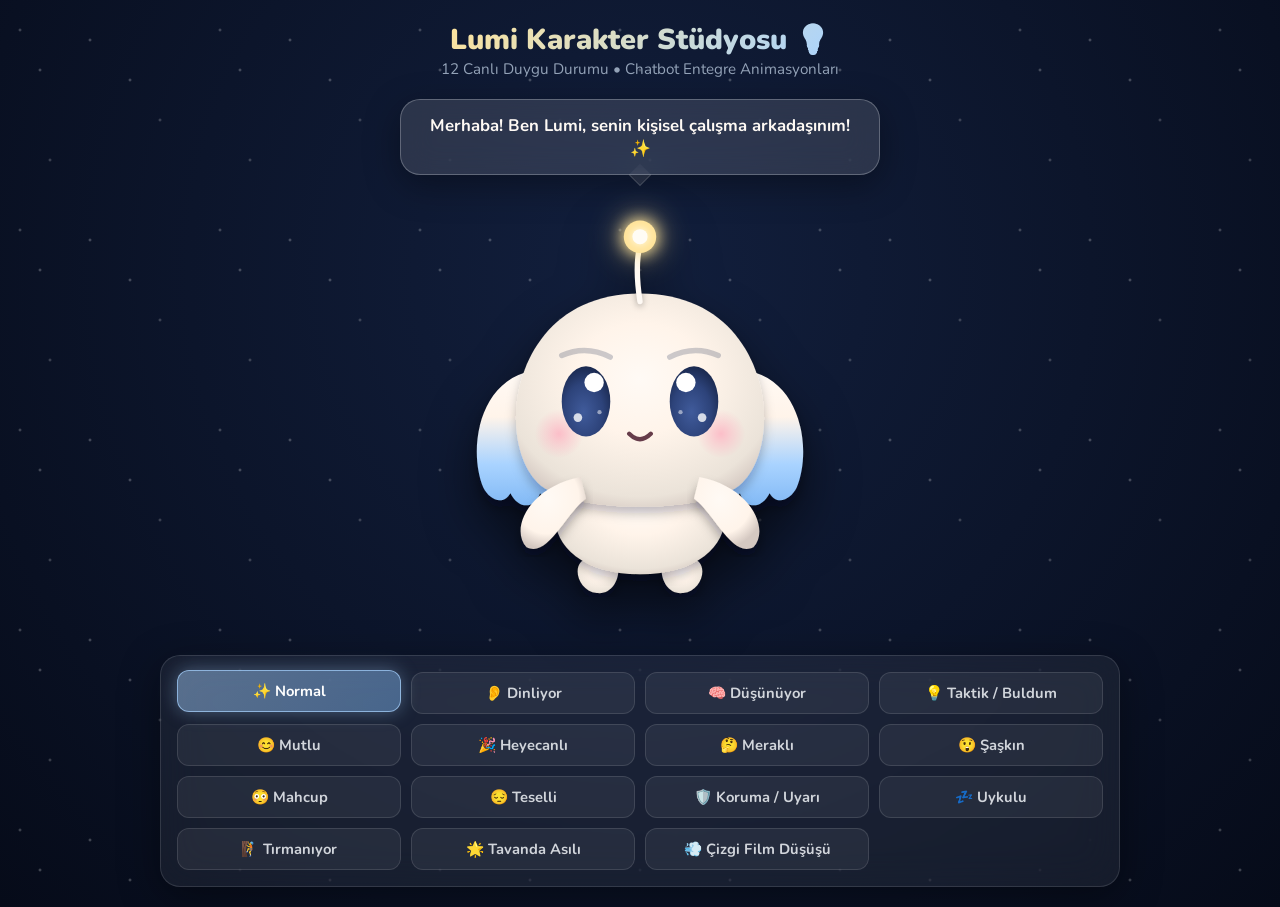
<file: character/lumi.html>
<!DOCTYPE html>
<html lang="tr">
<head>
    <meta charset="UTF-8">
    <meta name="viewport" content="width=device-width, initial-scale=1.0">
    <title>Lumi - İnteraktif Dijital Asistan & Karakter Stüdyosu</title>
    <style>
        @import url('https://fonts.googleapis.com/css2?family=Nunito:wght@400;600;700;800;900&display=swap');

        :root {
            /* Renk Paleti */
            --bg-night: #060b19;
            --bg-night-light: #121f3d;
            --lumi-cream: #FFF4EA;
            --lumi-ivory: #FFFAF5;
            --lumi-sky: #A9D3FF;
            --lumi-blue-tip: #82B9F5;
            --lumi-navy: #18264A;
            --lumi-iris: #405B9B;
            --lumi-pink: #FFA9BD;
            --lumi-gold: #FFE49A;
            --lumi-mouth: #663C4A;
            --lumi-purple: #7934ED;

            /* Animasyon Ayarları */
            --bounce: cubic-bezier(0.34, 1.56, 0.64, 1);
            --smooth: cubic-bezier(0.4, 0, 0.2, 1);
            --trans-speed: 0.5s;
        }

        * {
            box-sizing: border-box;
            margin: 0;
            padding: 0;
        }

        body {
            background: radial-gradient(circle at 50% 30%, var(--bg-night-light) 0%, var(--bg-night) 100%);
            min-height: 100vh;
            display: flex;
            flex-direction: column;
            align-items: center;
            justify-content: flex-start;
            font-family: 'Nunito', sans-serif;
            overflow-x: hidden;
            color: white;
            padding: 20px;
        }

        /* Arka Plan Yıldızları */
        .stars-bg {
            position: fixed;
            top: 0; left: 0; width: 100%; height: 100%;
            pointer-events: none;
            background-image:
                radial-gradient(2px 2px at 20px 30px, #eee, rgba(0,0,0,0)),
                radial-gradient(2px 2px at 40px 70px, #fff, rgba(0,0,0,0)),
                radial-gradient(2px 2px at 50px 160px, #ddd, rgba(0,0,0,0)),
                radial-gradient(2px 2px at 90px 40px, #fff, rgba(0,0,0,0)),
                radial-gradient(2px 2px at 130px 80px, #fff, rgba(0,0,0,0)),
                radial-gradient(2px 2px at 160px 120px, #ddd, rgba(0,0,0,0));
            background-repeat: repeat;
            background-size: 200px 200px;
            opacity: 0.35;
            z-index: 0;
        }

        #app-container {
            position: relative;
            width: 100%;
            max-width: 960px;
            display: flex;
            flex-direction: column;
            align-items: center;
            z-index: 1;
            gap: 16px;
        }

        header.title-bar {
            text-align: center;
            margin-bottom: 4px;
        }
        header.title-bar h1 {
            font-size: 1.8rem;
            font-weight: 900;
            background: linear-gradient(135deg, #FFE49A 0%, #A9D3FF 100%);
            -webkit-background-clip: text;
            -webkit-text-fill-color: transparent;
        }
        header.title-bar p {
            font-size: 0.95rem;
            color: #94A3B8;
        }

        /* Konuşma Balonu */
        .speech-bubble-container {
            width: 90%;
            max-width: 480px;
            display: flex;
            flex-direction: column;
            align-items: center;
            min-height: 90px;
            position: relative;
        }

        .speech-bubble {
            background: rgba(255, 255, 255, 0.12);
            backdrop-filter: blur(16px);
            -webkit-backdrop-filter: blur(16px);
            border: 1.5px solid rgba(255, 255, 255, 0.25);
            box-shadow: 0 10px 35px rgba(0, 0, 0, 0.35);
            border-radius: 20px;
            padding: 14px 22px;
            text-align: center;
            font-size: 1.05rem;
            font-weight: 700;
            color: #FFFAF5;
            transition: all 0.3s ease;
            width: 100%;
        }

        .speech-tail {
            width: 16px;
            height: 16px;
            background: rgba(255, 255, 255, 0.12);
            border-bottom: 1.5px solid rgba(255, 255, 255, 0.25);
            border-right: 1.5px solid rgba(255, 255, 255, 0.25);
            backdrop-filter: blur(16px);
            transform: translateY(-8px) rotate(45deg);
            z-index: -1;
        }

        @keyframes bubbleUpdate {
            0% { transform: scale(0.96); opacity: 0.8; }
            50% { transform: scale(1.02); opacity: 1; }
            100% { transform: scale(1); opacity: 1; }
        }

        /* Lumi Sahnesi */
        #lumi-stage {
            width: 100%;
            max-width: 520px;
            display: flex;
            align-items: center;
            justify-content: center;
            position: relative;
        }

        svg#lumi {
            width: 100%;
            height: auto;
            max-height: 48vh;
            filter: drop-shadow(0 25px 25px rgba(0,0,0,0.55));
            overflow: visible;
        }

        /* Kesin Vektörel Koordinat Pivot Noktaları (Göz kayması ve deformasyonu önler) */
        #lumi-body { transform-origin: 400px 600px; }
        #lumi-leg-l { transform-origin: 320px 650px; }
        #lumi-leg-r { transform-origin: 480px 650px; }
        #lumi-arm-l { transform-origin: 290px 510px; }
        #lumi-arm-r { transform-origin: 510px 510px; }
        #lumi-head-group { transform-origin: 400px 480px; }
        #lumi-tuft-l { transform-origin: 230px 320px; }
        #lumi-tuft-r { transform-origin: 570px 320px; }
        #lumi-eyes { transform-origin: 400px 360px; }
        .eyes-blink { transform-origin: 400px 360px; }
        #eye-wrap-l { transform-origin: 300px 360px; }
        #eye-wrap-r { transform-origin: 500px 360px; }
        #pupils-l { transform-origin: 300px 360px; }
        #pupils-r { transform-origin: 500px 360px; }
        #lid-l { transform-origin: 300px 360px; }
        #lid-r { transform-origin: 500px 360px; }
        #eye-happy-l { transform-origin: 300px 360px; }
        #eye-happy-r { transform-origin: 500px 360px; }
        #brow-l { transform-origin: 300px 270px; }
        #brow-r { transform-origin: 500px 270px; }
        #cheek-l { transform-origin: 250px 420px; }
        #cheek-r { transform-origin: 550px 420px; }
        .mouth-shape { transform-origin: 400px 428px; }
        #lumi-antenna { transform-origin: 400px 175px; }
        .orb-wrap { transform-origin: 400px 55px; }
        #orb-core { transform-origin: 400px 55px; }
        .emotion-effect { transform-origin: center; transform-box: fill-box; }

        .anim-part {
            transition: transform 0.42s var(--bounce),
                        opacity 0.2s ease,
                        fill 0.35s ease,
                        stroke 0.35s ease;
        }

        .smooth-part {
            transition: all 0.6s ease-in-out;
        }

        /* Temel Animasyonlar */
        @keyframes idleFloat {
            0%, 100% { transform: translateY(0); }
            50% { transform: translateY(-10px); }
        }

        @keyframes blink {
            0%, 93%, 100% { transform: scaleY(1); }
            96% { transform: scaleY(0.06); }
        }

        @keyframes orbPulse {
            0%, 100% { transform: scale(1); filter: url(#glow-orb); }
            50% { transform: scale(1.14); filter: url(#glow-orb-bright); }
        }

        @keyframes orbNeuralPulse {
            0%, 100% { transform: scale(1); }
            50% { transform: scale(1.24); }
        }

        @keyframes sleepPulse {
            0%, 100% { transform: scale(0.92); opacity: 0.6; }
            50% { transform: scale(1.02); opacity: 0.9; }
        }

        @keyframes excitedJump {
            0%, 100% { transform: translateY(0) scaleY(1); }
            40% { transform: translateY(-26px) scaleY(1.05); }
            80% { transform: translateY(3px) scaleY(0.96); }
        }

        @keyframes zzzFloat {
            0%, 100% { transform: translateY(0); opacity: 0.5; }
            50% { transform: translateY(-14px); opacity: 1; }
        }

        /* Varsayılan Animasyonlar */
        #lumi-master { animation: idleFloat 3.8s ease-in-out infinite; }
        .eyes-blink { animation: blink 5.5s infinite; }
        #orb-core { animation: orbPulse 3.5s ease-in-out infinite; }

        /* Ortak Gizli Parçalar */
        .mouth-shape {
            opacity: 0;
            transition: opacity 0.12s ease, transform 0.35s var(--bounce);
            pointer-events: none;
        }
        .emotion-effect, .eye-closed, .eye-happy {
            opacity: 0;
            pointer-events: none;
        }
        .brow {
            opacity: 0.22;
            transition: opacity 0.25s ease, transform 0.42s var(--bounce), stroke-width 0.3s ease;
        }
        .lid {
            transform: translateY(-12px);
            transition: transform 0.42s var(--bounce), opacity 0.2s ease;
        }

        /* Pozlanmış mimiklerde göz kırpma animasyonunu durdur (Esneme/bozulmaları önler) */
        [data-state="mutlu"] .eyes-blink,
        [data-state="heyecanli"] .eyes-blink,
        [data-state="dusunuyor"] .eyes-blink,
        [data-state="saskin"] .eyes-blink,
        [data-state="merakli"] .eyes-blink,
        [data-state="mahcup"] .eyes-blink,
        [data-state="teselli"] .eyes-blink,
        [data-state="uzgun"] .eyes-blink,
        [data-state="uyari"] .eyes-blink,
        [data-state="kizgin"] .eyes-blink,
        [data-state="uykulu"] .eyes-blink {
            animation: none;
        }

        /* =========================================================
           12 DUYGU DURUMU (CSS STATE MAKİNESİ)
           ========================================================= */

        /* 1. NORMAL (Varsayılan Dostça) */
        [data-state="normal"] #mouth-smile { opacity: 1; transform: scale(1); }
        [data-state="normal"] #cheek-l, [data-state="normal"] #cheek-r { opacity: 0.8; }
        [data-state="normal"] #lid-l, [data-state="normal"] #lid-r { transform: translateY(-12px); }

        /* 2. DİNLİYOR (Kullanıcı yazarken) */
        [data-state="dinliyor"] #lumi-head-group { transform: rotate(8deg) translateY(-4px); }
        [data-state="dinliyor"] #mouth-smile { opacity: 1; transform: scale(1.06); }
        [data-state="dinliyor"] #pupils-l, [data-state="dinliyor"] #pupils-r { transform: translate(4px, 4px); }
        [data-state="dinliyor"] #brow-r { opacity: 0.75; transform: translateY(-10px); }
        [data-state="dinliyor"] #brow-l { opacity: 0.45; }
        [data-state="dinliyor"] #lid-l { transform: translateY(16px); }
        [data-state="dinliyor"] #lid-r { transform: translateY(-12px); }
        [data-state="dinliyor"] #lumi-arm-l { transform: rotate(-18deg) translateY(-8px); }
        [data-state="dinliyor"] #lumi-arm-r { transform: rotate(10deg); }
        [data-state="dinliyor"] #orb-core { transform: scale(1.12); }

        /* 3. DÜŞÜNÜYOR / AI CEVAP ÜRETİYOR (Nöral Sinaps Halesi) */
        [data-state="dusunuyor"] #lumi-head-group { transform: rotate(10deg) translateY(-8px); }
        [data-state="dusunuyor"] #pupils-l, [data-state="dusunuyor"] #pupils-r { transform: translate(10px, -12px); }
        [data-state="dusunuyor"] #lid-l { transform: translateY(28px) rotate(6deg); }
        [data-state="dusunuyor"] #lid-r { transform: translateY(16px); }
        [data-state="dusunuyor"] #brow-r { opacity: 0.85; transform: translateY(-16px) rotate(12deg); }
        [data-state="dusunuyor"] #brow-l { opacity: 0.65; transform: translateY(4px) rotate(-6deg); }
        [data-state="dusunuyor"] #mouth-o { opacity: 1; transform: scale(0.68); }
        [data-state="dusunuyor"] #lumi-arm-l { transform: rotate(-48deg) translateY(-22px) translateX(14px); }
        [data-state="dusunuyor"] #lumi-arm-r { transform: rotate(16deg) translateX(-8px); }
        [data-state="dusunuyor"] #orb-core { fill: #C084FC; animation: orbNeuralPulse 1.3s ease-in-out infinite; }

        /* 4. TAKTİK / FİKİR ("Aha! Buldum!" - Ampul gibi parlayan küre) */
        [data-state="taktik"] #lumi-head-group { transform: translateY(-8px); }
        [data-state="taktik"] #mouth-smile { opacity: 1; transform: scale(1.18); }
        [data-state="taktik"] #brow-l, [data-state="taktik"] #brow-r { opacity: 0.85; transform: translateY(-16px); }
        [data-state="taktik"] #lid-l, [data-state="taktik"] #lid-r { transform: translateY(-12px); }
        [data-state="taktik"] #lumi-arm-r { transform: rotate(-68deg) translateY(-22px); }
        [data-state="taktik"] #lumi-arm-l { transform: rotate(-18deg) translateX(10px); }
        [data-state="taktik"] #orb-core { fill: #FFFFFF; transform: scale(1.4); animation: none; }
        [data-state="taktik"] #cheek-l, [data-state="taktik"] #cheek-r { opacity: 1; transform: scale(1.15); }
        [data-state="taktik"] #efx-stars { opacity: 1; }

        /* 5. MUTLU (Anime ^^ Gözler) */
        [data-state="mutlu"] #lumi-head-group { transform: translateY(-4px); }
        [data-state="mutlu"] .eye-open-parts { opacity: 0; }
        [data-state="mutlu"] .lid { opacity: 0; }
        [data-state="mutlu"] #eye-happy-l, [data-state="mutlu"] #eye-happy-r { opacity: 1; }
        [data-state="mutlu"] #brow-l, [data-state="mutlu"] #brow-r { opacity: 0.8; transform: translateY(-12px); }
        [data-state="mutlu"] #mouth-happy { opacity: 1; transform: scale(1); }
        [data-state="mutlu"] #lumi-arm-l { transform: rotate(22deg) translateY(-6px); }
        [data-state="mutlu"] #lumi-arm-r { transform: rotate(-22deg) translateY(-6px); }
        [data-state="mutlu"] #cheek-l, [data-state="mutlu"] #cheek-r { opacity: 1; transform: scale(1.25) translateY(-4px); }
        [data-state="mutlu"] #orb-core { animation: orbPulse 2s ease-in-out infinite; fill: #FFE49A; }

        /* 6. HEYECANLI (Zıplama ve Yıldızlar) */
        [data-state="heyecanli"] #lumi-master { animation: excitedJump 0.85s var(--bounce) infinite; }
        [data-state="heyecanli"] .eye-open-parts { opacity: 0; }
        [data-state="heyecanli"] .lid { opacity: 0; }
        [data-state="heyecanli"] #eye-happy-l, [data-state="heyecanli"] #eye-happy-r { opacity: 1; transform: scale(1.08); }
        [data-state="heyecanli"] #mouth-happy { opacity: 1; transform: scale(1.28); }
        [data-state="heyecanli"] #cheek-l, [data-state="heyecanli"] #cheek-r { opacity: 1; transform: scale(1.3); }
        [data-state="heyecanli"] #brow-l, [data-state="heyecanli"] #brow-r { opacity: 0.9; transform: translateY(-18px); }
        [data-state="heyecanli"] #lumi-tuft-l { transform: rotate(-8deg) translateY(-6px); }
        [data-state="heyecanli"] #lumi-tuft-r { transform: rotate(8deg) translateY(-6px); }
        [data-state="heyecanli"] #lumi-arm-l { transform: rotate(60deg) translateY(-26px); }
        [data-state="heyecanli"] #lumi-arm-r { transform: rotate(-60deg) translateY(-26px); }
        [data-state="heyecanli"] #lumi-leg-l { transform: rotate(-15deg) translateY(-4px); }
        [data-state="heyecanli"] #lumi-leg-r { transform: rotate(15deg) translateY(-4px); }
        [data-state="heyecanli"] #orb-core { fill: #FFFFFF; transform: scale(1.35); animation: none; }
        [data-state="heyecanli"] #efx-stars { opacity: 1; }

        /* 7. MERAKLI (Soru İşareti Efx) */
        [data-state="merakli"] #lumi-head-group { transform: rotate(12deg); }
        [data-state="merakli"] #mouth-o { opacity: 1; transform: scale(0.75); }
        [data-state="merakli"] #brow-r { opacity: 0.95; transform: translateY(-20px) rotate(12deg); }
        [data-state="merakli"] #brow-l { opacity: 0.6; transform: translateY(6px) rotate(4deg); }
        [data-state="merakli"] #lid-l { transform: translateY(24px) rotate(6deg); }
        [data-state="merakli"] #lid-r { transform: translateY(-12px); }
        [data-state="merakli"] #pupils-l, [data-state="merakli"] #pupils-r { transform: translate(8px, -8px); }
        [data-state="merakli"] #lumi-arm-l { transform: rotate(-35deg) translateY(-12px); }
        [data-state="merakli"] #lumi-arm-r { transform: rotate(15deg); }
        [data-state="merakli"] #orb-core { animation-duration: 1.6s; }
        [data-state="merakli"] #efx-question { opacity: 1; transform: translateY(-18px); }

        /* 8. ŞAŞKIN ('O' Ağız, Yerinde Büyüyen Gözler) */
        [data-state="saskin"] #lumi-head-group { transform: translateY(-14px); }
        [data-state="saskin"] #eye-wrap-l, [data-state="saskin"] #eye-wrap-r { transform: scale(1.15); }
        [data-state="saskin"] #mouth-o { opacity: 1; transform: scale(1.28); }
        [data-state="saskin"] #brow-l, [data-state="saskin"] #brow-r { opacity: 0.95; transform: translateY(-24px); }
        [data-state="saskin"] #lid-l, [data-state="saskin"] #lid-r { transform: translateY(-15px); }
        [data-state="saskin"] #orb-core { transform: scale(1.35); animation: none; }
        [data-state="saskin"] #lumi-arm-l { transform: rotate(32deg) translateX(-15px); }
        [data-state="saskin"] #lumi-arm-r { transform: rotate(-32deg) translateX(15px); }

        /* 9. MAHCUP (Kızarık Allık, Kaçık Bakış) */
        [data-state="mahcup"] #lumi-head-group { transform: rotate(-8deg) translateY(8px); }
        [data-state="mahcup"] #mouth-smile { opacity: 1; transform: scale(0.75); }
        [data-state="mahcup"] #cheek-l, [data-state="mahcup"] #cheek-r { opacity: 1; transform: scale(1.45); }
        [data-state="mahcup"] #pupils-l, [data-state="mahcup"] #pupils-r { transform: translate(-10px, 8px); }
        [data-state="mahcup"] #lid-l, [data-state="mahcup"] #lid-r { transform: translateY(32px); }
        [data-state="mahcup"] #brow-l { opacity: 0.6; transform: translateY(-2px) rotate(-8deg); }
        [data-state="mahcup"] #brow-r { opacity: 0.6; transform: translateY(-2px) rotate(8deg); }
        [data-state="mahcup"] #lumi-arm-l { transform: rotate(-30deg) translateX(22px); }
        [data-state="mahcup"] #lumi-arm-r { transform: rotate(30deg) translateX(-22px); }
        [data-state="mahcup"] #lumi-leg-l { transform: rotate(10deg); }
        [data-state="mahcup"] #lumi-leg-r { transform: rotate(-10deg); }
        [data-state="mahcup"] #orb-core { fill: #FFA9BD; }

        /* 10. TESELLİ / ÜZGÜN (Empati, Düşük Kulaklar) */
        [data-state="teselli"] #lumi-head-group, [data-state="uzgun"] #lumi-head-group { transform: translateY(12px); }
        [data-state="teselli"] #mouth-sad, [data-state="uzgun"] #mouth-sad { opacity: 1; transform: scale(0.9); }
        [data-state="teselli"] #brow-l, [data-state="uzgun"] #brow-l { opacity: 0.95; transform: translateY(-8px) rotate(-16deg); }
        [data-state="teselli"] #brow-r, [data-state="uzgun"] #brow-r { opacity: 0.95; transform: translateY(-8px) rotate(16deg); }
        [data-state="teselli"] #lid-l, [data-state="uzgun"] #lid-l { transform: translateY(36px) rotate(-12deg); }
        [data-state="teselli"] #lid-r, [data-state="uzgun"] #lid-r { transform: translateY(36px) rotate(12deg); }
        [data-state="teselli"] #pupils-l, [data-state="teselli"] #pupils-r,
        [data-state="uzgun"] #pupils-l, [data-state="uzgun"] #pupils-r { transform: translateY(6px); }
        [data-state="teselli"] #lumi-tuft-l, [data-state="uzgun"] #lumi-tuft-l { transform: rotate(16deg); }
        [data-state="teselli"] #lumi-tuft-r, [data-state="uzgun"] #lumi-tuft-r { transform: rotate(-16deg); }
        [data-state="teselli"] #lumi-arm-l { transform: rotate(18deg) translateY(-8px) translateX(8px); }
        [data-state="teselli"] #lumi-arm-r { transform: rotate(-18deg) translateY(-8px) translateX(-8px); }
        [data-state="teselli"] #orb-core, [data-state="uzgun"] #orb-core { animation: sleepPulse 4s infinite; fill: var(--lumi-gold); }

        /* 11. UYARI / KORUMA (Kızgın/Çatık, Kırmızı Küre) */
        [data-state="uyari"] #lumi-head-group, [data-state="kizgin"] #lumi-head-group { transform: translateY(4px); }
        [data-state="uyari"] #mouth-flat, [data-state="kizgin"] #mouth-flat { opacity: 1; transform: scale(1.15); }
        [data-state="uyari"] #brow-l, [data-state="kizgin"] #brow-l { opacity: 1; transform: translateY(14px) rotate(22deg); stroke-width: 14; }
        [data-state="uyari"] #brow-r, [data-state="kizgin"] #brow-r { opacity: 1; transform: translateY(14px) rotate(-22deg); stroke-width: 14; }
        [data-state="uyari"] #lid-l, [data-state="kizgin"] #lid-l { transform: translateY(44px) rotate(16deg); }
        [data-state="uyari"] #lid-r, [data-state="kizgin"] #lid-r { transform: translateY(44px) rotate(-16deg); }
        [data-state="uyari"] #lumi-arm-l, [data-state="kizgin"] #lumi-arm-l { transform: rotate(-32deg) translateX(22px) translateY(-10px); }
        [data-state="uyari"] #lumi-arm-r, [data-state="kizgin"] #lumi-arm-r { transform: rotate(32deg) translateX(-22px) translateY(-10px); }
        [data-state="uyari"] #orb-core, [data-state="kizgin"] #orb-core { fill: #FFAAA6; filter: url(#glow-orb-red); animation: none; }
        [data-state="uyari"] .cheek, [data-state="kizgin"] .cheek { opacity: 0.15; }

        /* 12. UYKULU (Esneyen, ZzZ Balonları) */
        [data-state="uykulu"] #lumi-master { animation: idleFloat 6.5s ease-in-out infinite; }
        [data-state="uykulu"] #lumi-head-group { transform: translateY(22px) rotate(6deg); }
        [data-state="uykulu"] #lumi-body { transform: scaleY(0.95) translateY(8px); }
        [data-state="uykulu"] #brow-l, [data-state="uykulu"] #brow-r { opacity: 0.45; transform: translateY(8px); }
        [data-state="uykulu"] #lid-l, [data-state="uykulu"] #lid-r { transform: translateY(82px); }
        [data-state="uykulu"] #pupils-l, [data-state="uykulu"] #pupils-r { transform: translateY(12px); }
        [data-state="uykulu"] #mouth-flat { opacity: 1; transform: scale(0.65); }
        [data-state="uykulu"] #lumi-arm-l { transform: translateY(14px) rotate(6deg); }
        [data-state="uykulu"] #lumi-arm-r { transform: translateY(14px) rotate(-6deg); }
        [data-state="uykulu"] #lumi-leg-l, [data-state="uykulu"] #lumi-leg-r { transform: translateY(-4px) scaleY(0.85); }
        [data-state="uykulu"] #orb-core { animation: sleepPulse 5s infinite; fill: #FFE0B2; }
        [data-state="uykulu"] #efx-zzz { opacity: 1; animation: zzzFloat 3s ease-in-out infinite; }

        /* 13. TIRMANIYOR (Duvara Tırmanma) */
        [data-state="tirmaniyor"] #lumi-head-group { transform: rotate(-8deg) translateY(-8px); }
        [data-state="tirmaniyor"] #mouth-smile { opacity: 1; transform: scale(1.05); }
        [data-state="tirmaniyor"] #lid-l, [data-state="tirmaniyor"] #lid-r { transform: translateY(-12px); }
        [data-state="tirmaniyor"] #pupils-l, [data-state="tirmaniyor"] #pupils-r { transform: translate(4px, -10px); }
        [data-state="tirmaniyor"] #lumi-arm-l { animation: climbArmL 0.48s ease-in-out infinite alternate; }
        [data-state="tirmaniyor"] #lumi-arm-r { animation: climbArmR 0.48s ease-in-out infinite alternate; }
        [data-state="tirmaniyor"] #lumi-leg-l { animation: climbLegL 0.48s ease-in-out infinite alternate; }
        [data-state="tirmaniyor"] #lumi-leg-r { animation: climbLegR 0.48s ease-in-out infinite alternate; }

        @keyframes climbArmL {
            0% { transform: rotate(74deg) translateY(-28px) translateX(12px); }
            100% { transform: rotate(22deg) translateY(-6px) translateX(4px); }
        }
        @keyframes climbArmR {
            0% { transform: rotate(22deg) translateY(-6px) translateX(-4px); }
            100% { transform: rotate(74deg) translateY(-28px) translateX(-12px); }
        }
        @keyframes climbLegL {
            0% { transform: rotate(-32deg) translateY(-4px); }
            100% { transform: rotate(20deg) translateY(4px); }
        }
        @keyframes climbLegR {
            0% { transform: rotate(20deg) translateY(4px); }
            100% { transform: rotate(-32deg) translateY(-4px); }
        }

        /* 14. ASILI (Tavanda Asılma & Sallanma) */
        [data-state="asili"] #lumi-head-group { transform: translateY(-6px); }
        [data-state="asili"] .eye-open-parts { opacity: 0; }
        [data-state="asili"] .lid { opacity: 0; }
        [data-state="asili"] #eye-happy-l, [data-state="asili"] #eye-happy-r { opacity: 1; }
        [data-state="asili"] #mouth-happy { opacity: 1; transform: scale(1.15); }
        [data-state="asili"] #lumi-arm-l { transform: rotate(84deg) translateY(-32px); }
        [data-state="asili"] #lumi-arm-r { transform: rotate(-84deg) translateY(-32px); }
        [data-state="asili"] #lumi-leg-l { animation: dangleLegL 0.48s ease-in-out infinite alternate; }
        [data-state="asili"] #lumi-leg-r { animation: dangleLegR 0.48s ease-in-out infinite alternate; }
        [data-state="asili"] #lumi-master { animation: hangSwing 1.45s ease-in-out infinite alternate; transform-origin: 50% 12%; }

        @keyframes dangleLegL {
            0% { transform: rotate(-18deg) translateY(4px); }
            100% { transform: rotate(18deg) translateY(2px); }
        }
        @keyframes dangleLegR {
            0% { transform: rotate(18deg) translateY(2px); }
            100% { transform: rotate(-18deg) translateY(4px); }
        }
        @keyframes hangSwing {
            0% { transform: rotate(-10deg); }
            100% { transform: rotate(10deg); }
        }

        /* 15. HAVADA ASILI (Çizgi Film Düşüşü / Wile E. Coyote) */
        [data-state="hover_drop"] #lumi-master { animation: hoverShiver 0.08s ease-in-out infinite; }
        [data-state="hover_drop"] #pupils-l, [data-state="hover_drop"] #pupils-r { transform: translateY(16px); }
        [data-state="hover_drop"] #lid-l, [data-state="hover_drop"] #lid-r { transform: translateY(-16px); }
        [data-state="hover_drop"] #brow-l, [data-state="hover_drop"] #brow-r { opacity: 1; transform: translateY(-22px) rotate(8deg); }
        [data-state="hover_drop"] #mouth-o { opacity: 1; transform: scale(1.4); }
        [data-state="hover_drop"] #orb-core { transform: scale(1.35); fill: #FFA9BD; animation: none; }
        [data-state="hover_drop"] #lumi-leg-l { animation: hoverPedalL 0.12s linear infinite; }
        [data-state="hover_drop"] #lumi-leg-r { animation: hoverPedalR 0.12s linear infinite; }
        [data-state="hover_drop"] #lumi-arm-l { animation: hoverFlailL 0.14s ease-in-out infinite; }
        [data-state="hover_drop"] #lumi-arm-r { animation: hoverFlailR 0.14s ease-in-out infinite; }

        @keyframes hoverPedalL {
            0% { transform: rotate(-38deg) translateY(-8px); }
            50% { transform: rotate(38deg) translateY(4px); }
            100% { transform: rotate(-38deg) translateY(-8px); }
        }
        @keyframes hoverPedalR {
            0% { transform: rotate(38deg) translateY(4px); }
            50% { transform: rotate(-38deg) translateY(-8px); }
            100% { transform: rotate(38deg) translateY(4px); }
        }
        @keyframes hoverFlailL {
            0% { transform: rotate(68deg) translateY(-28px) translateX(10px); }
            50% { transform: rotate(32deg) translateY(-14px) translateX(4px); }
            100% { transform: rotate(68deg) translateY(-28px) translateX(10px); }
        }
        @keyframes hoverFlailR {
            0% { transform: rotate(-68deg) translateY(-28px) translateX(-10px); }
            50% { transform: rotate(-32deg) translateY(-14px) translateX(-4px); }
            100% { transform: rotate(-68deg) translateY(-28px) translateX(-10px); }
        }
        @keyframes hoverShiver {
            0% { transform: translate(0, 0); }
            25% { transform: translate(-2px, 1px); }
            50% { transform: translate(2px, -1px); }
            75% { transform: translate(-1px, -2px); }
            100% { transform: translate(0, 0); }
        }

        /* Kontrol Paneli */
        #controls-panel {
            width: 100%;
            background: rgba(255, 255, 255, 0.06);
            backdrop-filter: blur(20px);
            -webkit-backdrop-filter: blur(20px);
            border: 1px solid rgba(255, 255, 255, 0.12);
            border-radius: 20px;
            padding: 16px;
            display: grid;
            grid-template-columns: repeat(4, 1fr);
            gap: 10px;
            box-shadow: 0 10px 40px rgba(0,0,0,0.4);
        }

        .btn-emotion {
            background: rgba(255, 255, 255, 0.06);
            border: 1px solid rgba(255, 255, 255, 0.12);
            color: #d1d5db;
            padding: 10px 8px;
            border-radius: 12px;
            font-size: 0.92rem;
            font-weight: 700;
            font-family: inherit;
            cursor: pointer;
            transition: all 0.25s ease;
            display: flex;
            align-items: center;
            justify-content: center;
            gap: 6px;
        }

        .btn-emotion:hover {
            background: rgba(255, 255, 255, 0.18);
            color: white;
            transform: translateY(-2px);
        }

        .btn-emotion.active {
            background: linear-gradient(135deg, rgba(169, 211, 255, 0.45) 0%, rgba(130, 185, 245, 0.45) 100%);
            border-color: rgba(169, 211, 255, 0.7);
            color: #fff;
            box-shadow: 0 0 18px rgba(169, 211, 255, 0.35);
            transform: translateY(-2px);
        }

        @media (max-width: 680px) {
            #controls-panel { grid-template-columns: repeat(3, 1fr); }
            svg#lumi { max-height: 42vh; }
        }
        @media (max-width: 460px) {
            #controls-panel { grid-template-columns: repeat(2, 1fr); }
        }
    </style>
</head>
<body>

    <div class="stars-bg"></div>

    <div id="app-container">
        
        <header class="title-bar">
            <h1>Lumi Karakter Stüdyosu 💡</h1>
            <p>12 Canlı Duygu Durumu • Chatbot Entegre Animasyonları</p>
        </header>

        <!-- Konuşma Balonu -->
        <div class="speech-bubble-container">
            <div class="speech-bubble" id="speech-text">
                Merhaba! Ben Lumi, senin kişisel çalışma arkadaşınım! ✨
            </div>
            <div class="speech-tail"></div>
        </div>

        <div id="lumi-stage" data-state="normal">
            <svg id="lumi" viewBox="0 0 800 800" xmlns="http://www.w3.org/2000/svg">
                <defs>
                    <!-- Gövde Gradienti -->
                    <radialGradient id="body-grad" cx="50%" cy="40%" r="65%">
                        <stop offset="0%" stop-color="var(--lumi-ivory)"/>
                        <stop offset="40%" stop-color="var(--lumi-cream)"/>
                        <stop offset="85%" stop-color="#EBE3D9"/>
                        <stop offset="100%" stop-color="#D4C8C1"/>
                    </radialGradient>

                    <!-- Kulak/Tüy Uzantıları Gradienti -->
                    <linearGradient id="tuft-grad" x1="0%" y1="0%" x2="0%" y2="100%">
                        <stop offset="0%" stop-color="var(--lumi-ivory)"/>
                        <stop offset="35%" stop-color="var(--lumi-cream)"/>
                        <stop offset="70%" stop-color="var(--lumi-sky)"/>
                        <stop offset="100%" stop-color="var(--lumi-blue-tip)"/>
                    </linearGradient>
                    
                    <linearGradient id="tuft-grad-r" x1="0%" y1="0%" x2="0%" y2="100%">
                        <stop offset="0%" stop-color="var(--lumi-ivory)"/>
                        <stop offset="35%" stop-color="var(--lumi-cream)"/>
                        <stop offset="70%" stop-color="var(--lumi-sky)"/>
                        <stop offset="100%" stop-color="var(--lumi-blue-tip)"/>
                    </linearGradient>

                    <!-- Kol Gradienti -->
                    <radialGradient id="arm-grad" cx="40%" cy="30%" r="70%">
                        <stop offset="0%" stop-color="var(--lumi-ivory)"/>
                        <stop offset="70%" stop-color="var(--lumi-cream)"/>
                        <stop offset="100%" stop-color="#D4C8C1"/>
                    </radialGradient>

                    <!-- Cam Derinlikli Göz Gradienti -->
                    <radialGradient id="eye-grad" cx="45%" cy="65%" r="80%">
                        <stop offset="0%" stop-color="var(--lumi-iris)"/>
                        <stop offset="50%" stop-color="#2D437A"/>
                        <stop offset="85%" stop-color="var(--lumi-navy)"/>
                        <stop offset="100%" stop-color="#0A1124"/>
                    </radialGradient>

                    <!-- Yanak Allık Gradienti (Yumuşak) -->
                    <radialGradient id="cheek-grad" cx="50%" cy="50%" r="50%">
                        <stop offset="0%" stop-color="var(--lumi-pink)" stop-opacity="0.85"/>
                        <stop offset="45%" stop-color="var(--lumi-pink)" stop-opacity="0.45"/>
                        <stop offset="100%" stop-color="var(--lumi-pink)" stop-opacity="0"/>
                    </radialGradient>

                    <!-- Mahcup Kızarık Allık Gradienti -->
                    <radialGradient id="cheek-grad-strong" cx="50%" cy="50%" r="50%">
                        <stop offset="0%" stop-color="#FF7A9E" stop-opacity="0.95"/>
                        <stop offset="45%" stop-color="#FF7A9E" stop-opacity="0.55"/>
                        <stop offset="100%" stop-color="#FF7A9E" stop-opacity="0"/>
                    </radialGradient>

                    <!-- Göz Kapağı Maskeleri -->
                    <clipPath id="eye-clip-l"><ellipse cx="300" cy="360" rx="46" ry="66"/></clipPath>
                    <clipPath id="eye-clip-r"><ellipse cx="500" cy="360" rx="46" ry="66"/></clipPath>

                    <!-- Işık Küresi Filtreleri -->
                    <filter id="glow-orb" x="-150%" y="-150%" width="400%" height="400%">
                        <feGaussianBlur stdDeviation="14" result="blur1"/>
                        <feGaussianBlur stdDeviation="24" result="blur2"/>
                        <feMerge>
                            <feMergeNode in="blur2"/>
                            <feMergeNode in="blur1"/>
                            <feMergeNode in="SourceGraphic"/>
                        </feMerge>
                    </filter>
                    
                    <filter id="glow-orb-bright" x="-200%" y="-200%" width="500%" height="500%">
                        <feGaussianBlur stdDeviation="18" result="blur1"/>
                        <feGaussianBlur stdDeviation="38" result="blur2"/>
                        <feGaussianBlur stdDeviation="58" result="blur3"/>
                        <feMerge>
                            <feMergeNode in="blur3"/>
                            <feMergeNode in="blur2"/>
                            <feMergeNode in="blur1"/>
                            <feMergeNode in="SourceGraphic"/>
                        </feMerge>
                    </filter>

                    <filter id="glow-orb-purple" x="-150%" y="-150%" width="400%" height="400%">
                        <feGaussianBlur stdDeviation="16" result="blur1"/>
                        <feGaussianBlur stdDeviation="30" result="blur2"/>
                        <feColorMatrix type="matrix" values="0.8 0 0 0 0  0 0.4 0 0 0  1 0 1 0 0  0 0 0 1 0" in="blur2" result="purpTint"/>
                        <feMerge>
                            <feMergeNode in="purpTint"/>
                            <feMergeNode in="blur1"/>
                            <feMergeNode in="SourceGraphic"/>
                        </feMerge>
                    </filter>

                    <filter id="glow-orb-dim" x="-100%" y="-100%" width="300%" height="300%">
                        <feGaussianBlur stdDeviation="10" result="blur1"/>
                        <feMerge>
                            <feMergeNode in="blur1"/>
                            <feMergeNode in="SourceGraphic"/>
                        </feMerge>
                    </filter>

                    <filter id="glow-orb-red" x="-150%" y="-150%" width="400%" height="400%">
                        <feGaussianBlur stdDeviation="16" result="blur1"/>
                        <feColorMatrix type="matrix" values="1 0 0 0 0  0 0.2 0 0 0  0 0.2 0 0 0  0 0 0 1 0" in="blur1" result="redTint"/>
                        <feMerge>
                            <feMergeNode in="redTint"/>
                            <feMergeNode in="SourceGraphic"/>
                        </feMerge>
                    </filter>

                    <!-- Hacim Gölgeleri -->
                    <filter id="shadow-drop">
                        <feDropShadow dx="0" dy="12" stdDeviation="10" flood-color="#060b19" flood-opacity="0.25"/>
                    </filter>
                    
                    <filter id="shadow-limb">
                        <feDropShadow dx="0" dy="14" stdDeviation="10" flood-color="#060b19" flood-opacity="0.3"/>
                    </filter>
                </defs>

                <!-- Ana Hareket Grubu -->
                <g id="lumi-master" class="smooth-part">
                    
                    <!-- Bacaklar -->
                    <g id="lumi-legs" filter="url(#shadow-drop)">
                        <g id="lumi-leg-l" class="anim-part">
                            <path d="M 310,650 C 270,650 280,710 320,715 C 360,720 370,660 350,650 Z" fill="url(#body-grad)"/>
                        </g>
                        <g id="lumi-leg-r" class="anim-part">
                            <path d="M 490,650 C 530,650 520,710 480,715 C 440,720 430,660 450,650 Z" fill="url(#body-grad)"/>
                        </g>
                    </g>

                    <!-- Gövde -->
                    <g id="lumi-body" class="anim-part" filter="url(#shadow-drop)">
                        <path d="M 310,480 
                                 C 200,530 220,680 400,680 
                                 C 580,680 600,530 490,480 
                                 C 450,460 350,460 310,480 Z" 
                              fill="url(#body-grad)"/>
                    </g>

                    <!-- BAŞ GRUBU -->
                    <g id="lumi-head-group" class="anim-part">
                        
                        <!-- Yan Uzantılar (Kulaklar / Tuft) -->
                        <g id="lumi-tuft-l" class="anim-part" filter="url(#shadow-limb)">
                            <path d="M 230,300 
                                     C 100,300 80,450 110,520 
                                     C 120,540 145,555 160,530 
                                     C 175,560 205,560 215,530 
                                     C 230,555 260,540 255,500 
                                     C 250,420 280,360 230,300 Z" 
                                  fill="url(#tuft-grad)"/>
                        </g>
                        <g id="lumi-tuft-r" class="anim-part" filter="url(#shadow-limb)">
                            <path d="M 570,300 
                                     C 700,300 720,450 690,520 
                                     C 680,540 655,555 640,530 
                                     C 625,560 595,560 585,530 
                                     C 570,555 540,540 545,500 
                                     C 550,420 520,360 570,300 Z" 
                                  fill="url(#tuft-grad-r)"/>
                        </g>

                        <!-- Ana Baş Şekli -->
                        <path d="M 400,160 
                                 C 640,160 670,430 590,510 
                                 C 530,570 270,570 210,510 
                                 C 130,430 160,160 400,160 Z" 
                              fill="url(#body-grad)" filter="url(#shadow-drop)"/>

                        <!-- Yanaklar (Allık) -->
                        <circle id="cheek-l" class="anim-part cheek" cx="250" cy="420" r="45" fill="url(#cheek-grad)"/>
                        <circle id="cheek-r" class="anim-part cheek" cx="550" cy="420" r="45" fill="url(#cheek-grad)"/>

                        <!-- Kaşlar -->
                        <path id="brow-l" class="anim-part brow" d="M 255,275 Q 300,255 345,278" fill="none" stroke="var(--lumi-navy)" stroke-width="10" stroke-linecap="round"/>
                        <path id="brow-r" class="anim-part brow" d="M 545,275 Q 500,255 455,278" fill="none" stroke="var(--lumi-navy)" stroke-width="10" stroke-linecap="round"/>

                        <!-- YÜZ: Gözler -->
                        <g id="lumi-eyes" class="anim-part">
                          <g class="eyes-blink">
                            <!-- Sol Göz -->
                            <g id="eye-wrap-l">
                                <g class="eye-open-parts anim-part">
                                    <ellipse cx="300" cy="360" rx="45" ry="65" fill="url(#eye-grad)"/>
                                    <g id="pupils-l" class="anim-part pupils-group">
                                        <circle cx="315" cy="325" r="18" fill="#FFFFFF"/>
                                        <circle cx="285" cy="390" r="8" fill="#FFFFFF" opacity="0.8"/>
                                        <circle cx="325" cy="380" r="4" fill="#FFFFFF" opacity="0.5"/>
                                    </g>
                                </g>
                                <g clip-path="url(#eye-clip-l)">
                                    <g id="lid-l" class="lid anim-part">
                                        <rect x="200" y="140" width="200" height="155" fill="var(--lumi-cream)"/>
                                        <line x1="200" y1="295" x2="400" y2="295" stroke="var(--lumi-navy)" stroke-width="8" stroke-linecap="round"/>
                                    </g>
                                </g>
                                <path id="eye-happy-l" class="eye-happy anim-part" d="M 260,375 Q 300,325 340,375" fill="none" stroke="var(--lumi-navy)" stroke-width="13" stroke-linecap="round"/>
                            </g>
                            
                            <!-- Sağ Göz -->
                            <g id="eye-wrap-r">
                                <g class="eye-open-parts anim-part">
                                    <ellipse cx="500" cy="360" rx="45" ry="65" fill="url(#eye-grad)"/>
                                    <g id="pupils-r" class="anim-part pupils-group">
                                        <circle cx="485" cy="325" r="18" fill="#FFFFFF"/>
                                        <circle cx="515" cy="390" r="8" fill="#FFFFFF" opacity="0.8"/>
                                        <circle cx="475" cy="380" r="4" fill="#FFFFFF" opacity="0.5"/>
                                    </g>
                                </g>
                                <g clip-path="url(#eye-clip-r)">
                                    <g id="lid-r" class="lid anim-part">
                                        <rect x="400" y="140" width="200" height="155" fill="var(--lumi-cream)"/>
                                        <line x1="400" y1="295" x2="600" y2="295" stroke="var(--lumi-navy)" stroke-width="8" stroke-linecap="round"/>
                                    </g>
                                </g>
                                <path id="eye-happy-r" class="eye-happy anim-part" d="M 460,375 Q 500,325 540,375" fill="none" stroke="var(--lumi-navy)" stroke-width="13" stroke-linecap="round"/>
                            </g>
                          </g>
                        </g>

                        <!-- Ağız Şekilleri -->
                        <g id="lumi-mouth">
                            <path id="mouth-smile" class="mouth-shape anim-part" d="M 380,420 Q 400,440 420,420" fill="none" stroke="var(--lumi-mouth)" stroke-width="8" stroke-linecap="round"/>
                            <path id="mouth-happy" class="mouth-shape anim-part" d="M 370,415 Q 400,465 430,415 Z" fill="var(--lumi-mouth)" stroke="var(--lumi-mouth)" stroke-width="5" stroke-linejoin="round"/>
                            <ellipse id="mouth-o" class="mouth-shape anim-part" cx="400" cy="428" rx="12" ry="18" fill="var(--lumi-mouth)"/>
                            <path id="mouth-sad" class="mouth-shape anim-part" d="M 380,438 Q 400,420 420,438" fill="none" stroke="var(--lumi-mouth)" stroke-width="8" stroke-linecap="round"/>
                            <path id="mouth-flat" class="mouth-shape anim-part" d="M 385,428 L 415,428" fill="none" stroke="var(--lumi-mouth)" stroke-width="8" stroke-linecap="round"/>
                        </g>

                        <!-- Anten ve Işık Küresi -->
                        <g id="lumi-antenna" class="anim-part">
                            <path d="M 400,175 Q 390,110 400,70" fill="none" stroke="var(--lumi-ivory)" stroke-width="10" stroke-linecap="round" filter="drop-shadow(0 4px 6px rgba(0,0,0,0.3))"/>
                            <g class="orb-wrap smooth-part">
                                <circle id="orb-core" class="smooth-part" cx="400" cy="55" r="30" fill="var(--lumi-gold)" filter="url(#glow-orb)"/>
                                <circle cx="400" cy="55" r="14" fill="#FFFFFF" opacity="0.9" filter="drop-shadow(0 0 8px #FFFFFF)"/>
                            </g>
                        </g>
                        
                        <!-- Özel Efektler -->
                        <g id="efx-zzz" class="emotion-effect">
                            <text x="560" y="200" fill="var(--lumi-sky)" font-size="40" font-weight="bold" font-family="Nunito" filter="drop-shadow(0 2px 4px rgba(0,0,0,0.5))">Z</text>
                            <text x="610" y="150" fill="var(--lumi-sky)" font-size="30" font-weight="bold" font-family="Nunito" filter="drop-shadow(0 2px 4px rgba(0,0,0,0.5))">z</text>
                            <text x="650" y="110" fill="var(--lumi-sky)" font-size="20" font-weight="bold" font-family="Nunito" filter="drop-shadow(0 2px 4px rgba(0,0,0,0.5))">z</text>
                        </g>
                        
                        <g id="efx-question" class="emotion-effect anim-part">
                            <text x="540" y="220" fill="var(--lumi-gold)" font-size="70" font-weight="900" font-family="Nunito" filter="drop-shadow(0 4px 8px rgba(0,0,0,0.6))">?</text>
                        </g>

                        <g id="efx-stars" class="emotion-effect anim-part">
                            <path d="M 160,120 L 170,150 L 200,160 L 170,170 L 160,200 L 150,170 L 120,160 L 150,150 Z" fill="var(--lumi-gold)" filter="drop-shadow(0 0 10px var(--lumi-gold))"/>
                            <path d="M 620,160 L 625,175 L 640,180 L 625,185 L 620,200 L 615,185 L 600,180 L 615,175 Z" fill="#FFF" filter="drop-shadow(0 0 8px #FFF)"/>
                        </g>
                        
                    </g>

                    <!-- Kollar (Ön Katman - Çene ve Gövdenin Önünde) -->
                    <g id="lumi-arms">
                        <g id="lumi-arm-l" class="anim-part" filter="url(#shadow-limb)">
                            <path d="M 290,500 C 190,520 160,600 190,630 C 230,650 260,570 300,540 Z" fill="url(#arm-grad)"/>
                        </g>
                        <g id="lumi-arm-r" class="anim-part" filter="url(#shadow-limb)">
                            <path d="M 510,500 C 610,520 640,600 610,630 C 570,650 540,570 500,540 Z" fill="url(#arm-grad)"/>
                        </g>
                    </g>
                </g>
            </svg>
        </div>

        <!-- 12 Duygu Durumu Seçici -->
        <div id="controls-panel">
            <button class="btn-emotion active" data-target="normal">✨ Normal</button>
            <button class="btn-emotion" data-target="dinliyor">👂 Dinliyor</button>
            <button class="btn-emotion" data-target="dusunuyor">🧠 Düşünüyor</button>
            <button class="btn-emotion" data-target="taktik">💡 Taktik / Buldum</button>
            <button class="btn-emotion" data-target="mutlu">😊 Mutlu</button>
            <button class="btn-emotion" data-target="heyecanli">🎉 Heyecanlı</button>
            <button class="btn-emotion" data-target="merakli">🤔 Meraklı</button>
            <button class="btn-emotion" data-target="saskin">😲 Şaşkın</button>
            <button class="btn-emotion" data-target="mahcup">😳 Mahcup</button>
            <button class="btn-emotion" data-target="teselli">😔 Teselli</button>
            <button class="btn-emotion" data-target="uyari">🛡️ Koruma / Uyarı</button>
            <button class="btn-emotion" data-target="uykulu">💤 Uykulu</button>
            <button class="btn-emotion" data-target="tirmaniyor">🧗 Tırmanıyor</button>
            <button class="btn-emotion" data-target="asili">🌟 Tavanda Asılı</button>
            <button class="btn-emotion" data-target="hover_drop">💨 Çizgi Film Düşüşü</button>
        </div>
    </div>

    <script>
        const dialogs = {
            "normal": "Merhaba! Ben Lumi, senin kişisel çalışma arkadaşınım! ✨",
            "dinliyor": "Seni pür dikkat dinliyorum, kafandaki soruyu yaz gelsin! 👂",
            "dusunuyor": "Hmm... Nöral loblarımı çalıştırıyorum, en iyi yöntemi tarıyorum... 🧠",
            "taktik": "Aha! İşte tam senin profiline göre altın değerinde bir çalışma taktiği! 💡",
            "mutlu": "Harika gidiyorsun! Seninle çalışmak gerçekten çok keyifli 💙",
            "heyecanli": "Vay canına! İnanılmaz bir odaklanma puanı! Böyle devam! 🎉🚀",
            "merakli": "Hmm... Bu öğrenme stili nasıl bir sonuç verecek acaba? İnceleyelim mi? 🤔",
            "saskin": "Vay canına! Bunu hiç beklemiyordum, çok ilginç bir teknik! 😲",
            "mahcup": "Şey... güzel sözlerin için teşekkürler, beni biraz utandırdın 😳💖",
            "teselli": "Bazen odaklanmak zor olabilir, hiç canını sıkma. 5 dakika mola verip baştan deneyelim 🤝",
            "uyari": "Hop! Kişisel verilerini korumam ve kurallara uymam gerekiyor, bunu yapamam 🛡️🔒",
            "uykulu": "Bugün çok verimli çalıştık ama göz kapaklarım ağırlaşıyor... ZzZz 💤",
            "tirmaniyor": "Tuttum duvarı, yukarı doğru tırmanıyorum! Kollarıma ve bacaklarıma bak! 🧗✨",
            "asili": "Tavandayım! Burası çok havalı, biraz sallanıp aşağı atlayacağım! 🌟🪂",
            "hover_drop": "Aaa zemin nereye gitti?! Ayaklarım boşlukta pedal çeviriyor, düşüyoruum! 😱🕳️"
        };

        const stage = document.getElementById('lumi-stage');
        const speechBubble = document.getElementById('speech-text');
        const buttons = document.querySelectorAll('.btn-emotion');

        function setLumiState(newState) {
            if (!dialogs[newState]) return;
            buttons.forEach(b => b.classList.toggle('active', b.dataset.target === newState));
            stage.setAttribute('data-state', newState);
            updateSpeechBubble(dialogs[newState]);
        }

        buttons.forEach(btn => {
            btn.addEventListener('click', () => setLumiState(btn.dataset.target));
        });

        function updateSpeechBubble(text) {
            speechBubble.style.animation = 'none';
            speechBubble.offsetHeight;
            speechBubble.innerText = text;
            speechBubble.style.animation = 'bubbleUpdate 0.45s cubic-bezier(0.34, 1.56, 0.64, 1) forwards';
        }

        // Test kolaylığı: URL param desteği (?state=dusunuyor)
        const param = new URLSearchParams(location.search).get('state');
        if (param && dialogs[param]) setLumiState(param);
    </script>
</body>
</html>
</file>
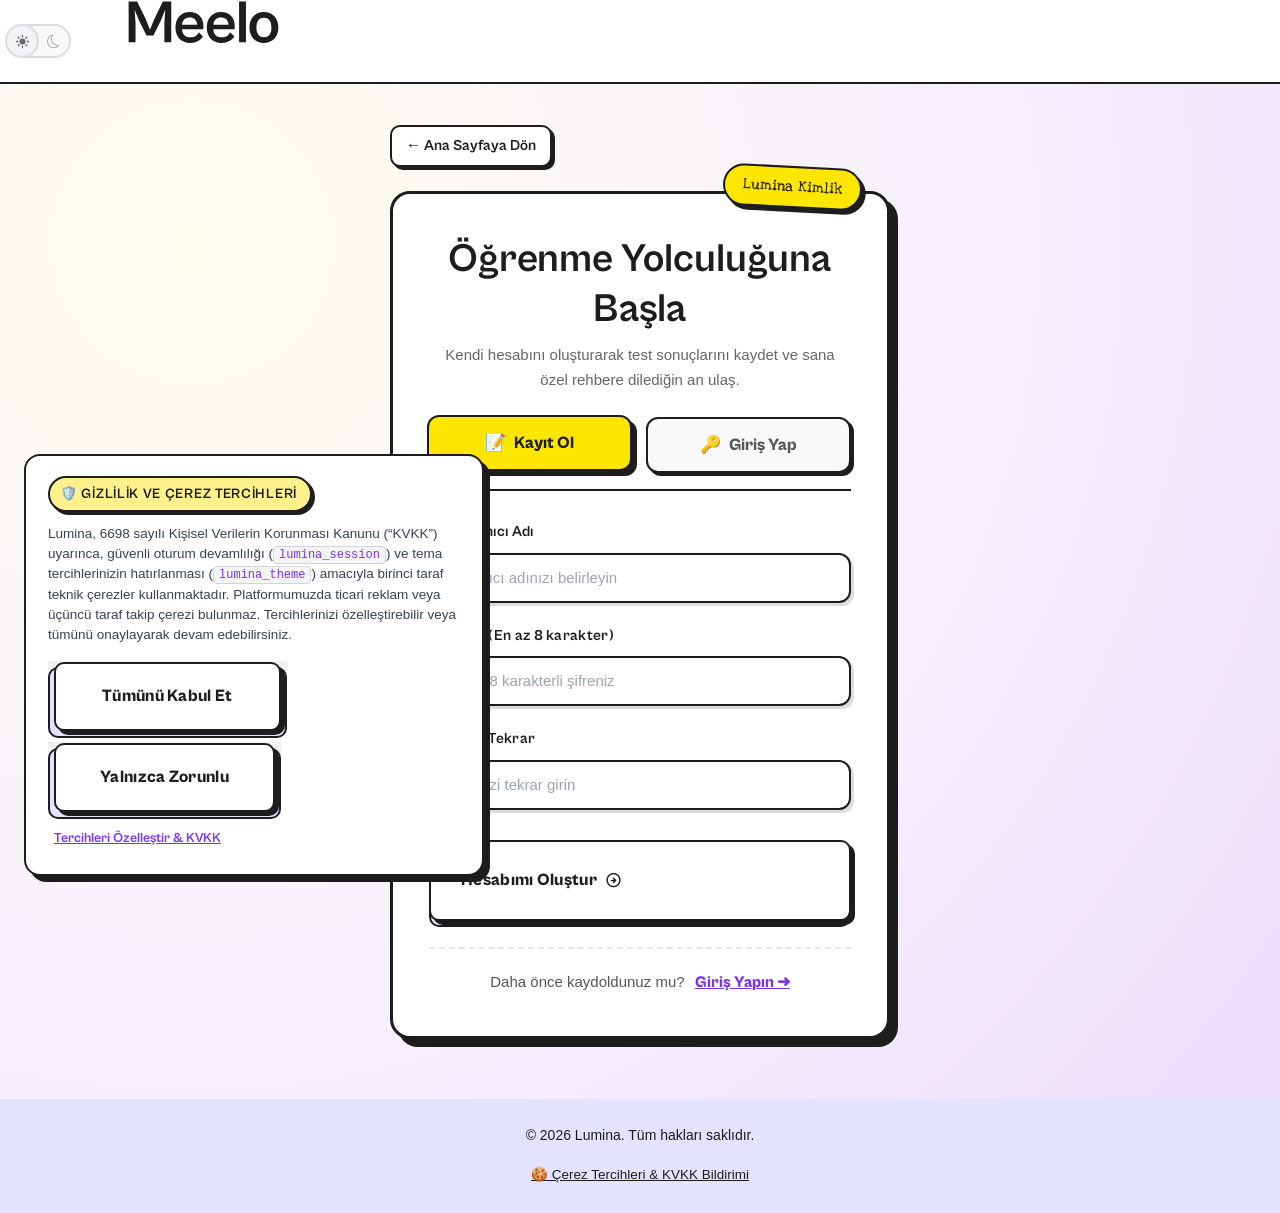
<file: templates/auth.html>
<!DOCTYPE html>
<html lang="tr">
<head>
  <meta charset="utf-8"/>
  <title>Lumina | Kayıt Ol & Giriş Yap</title>
  <meta content="Lumina Studio - Öğrenme stillerini keşfet, testlerini kaydet ve sana özel gelişim paneline eriş." name="description"/>
  <meta content="width=device-width, initial-scale=1" name="viewport"/>
  <link href="/static/css/main.css" rel="stylesheet" type="text/css"/>
  <link href="/static/images/64427d8f1fc82a6fb0791e81_favicon.png" rel="shortcut icon" type="image/x-icon"/>
  <link href="/static/images/64427d923fb922a5adafc5ba_webclip.png" rel="apple-touch-icon"/>
  <script>
    (function() {
      try {
        var stored = localStorage.getItem('lumina_theme');
        var prefersDark = window.matchMedia && window.matchMedia('(prefers-color-scheme: dark)').matches;
        if (stored === 'dark' || (!stored && prefersDark)) {
          document.documentElement.classList.add('dark-theme');
        } else {
          document.documentElement.classList.remove('dark-theme');
        }
      } catch (e) {}
    })();
  </script>
  <style>
    /* Auth Ekranına Özel Çizgi Roman / Comic Tasarım */
    .auth-page-wrapper {
      min-height: 100vh;
      display: flex;
      flex-direction: column;
      justify-content: space-between;
      background: radial-gradient(circle at 15% 20%, #FFFDF0 0%, #F5EEFD 60%, #E9DAFE 100%);
      position: relative;
      overflow-x: hidden;
    }
    .auth-container {
      max-width: 540px;
      margin: 125px auto 60px auto;
      padding: 0 20px;
      width: 100%;
      box-sizing: border-box;
      position: relative;
      z-index: 10;
    }
    @media screen and (max-width: 767px) {
      .auth-container {
        margin-top: 95px;
        margin-bottom: 35px;
        padding: 0 14px;
      }
      .auth-card {
        padding: 28px 18px;
        border-width: 2.5px;
        box-shadow: 5px 5px 0px #1D1D1D;
        border-radius: 16px;
      }
      .auth-header-doodle {
        top: -22px;
        right: 14px;
        font-size: 13px;
        padding: 4px 12px;
        box-shadow: 3px 3px 0px #1D1D1D;
      }
      .auth-tabs {
        gap: 8px;
        margin-bottom: 22px;
        padding-bottom: 12px;
      }
      .auth-tab-btn {
        font-size: 15px;
        padding: 10px 8px;
      }
      .auth-input {
        padding: 12px 14px;
        font-size: 15px;
      }
    }
    @media screen and (max-width: 479px) {
      .auth-container {
        margin-top: 85px;
        padding: 0 12px;
      }
      .auth-header-doodle {
        top: -18px;
        right: 10px;
        font-size: 12px;
        padding: 3px 10px;
      }
      .auth-tab-btn {
        font-size: 14px;
      }
    }
    .auth-card {
      background: #FFFFFF;
      border: 3px solid #1D1D1D;
      box-shadow: 8px 8px 0px #1D1D1D;
      border-radius: 20px;
      padding: 40px 36px;
      position: relative;
    }
    .auth-header-doodle {
      position: absolute;
      top: -28px;
      right: 25px;
      background: #FFE600;
      border: 2.5px solid #1D1D1D;
      box-shadow: 4px 4px 0px #1D1D1D;
      border-radius: 999px;
      padding: 6px 18px;
      font-family: 'Love Ya Like A Sister', cursive, sans-serif;
      font-size: 15px;
      color: #1D1D1D;
      display: flex;
      align-items: center;
      gap: 6px;
      transform: rotate(3deg);
    }
    .auth-tabs {
      display: flex;
      gap: 12px;
      margin-bottom: 28px;
      border-bottom: 2.5px solid #1D1D1D;
      padding-bottom: 16px;
    }
    .auth-tab-btn {
      flex: 1;
      padding: 12px 14px;
      border: 2.5px solid #1D1D1D;
      border-radius: 12px;
      font-family: 'Cabinet Grotesk', -apple-system, BlinkMacSystemFont, sans-serif;
      font-weight: 800;
      font-size: 17px;
      cursor: pointer;
      background: #F8F9FA;
      color: #555;
      box-shadow: 3px 3px 0px #1D1D1D;
      transition: all 0.15s ease;
      display: flex;
      align-items: center;
      justify-content: center;
      gap: 8px;
    }
    .auth-tab-btn:hover {
      transform: translate(-1px, -1px);
      box-shadow: 4px 4px 0px #1D1D1D;
      color: #1D1D1D;
    }
    .auth-tab-btn.active {
      background: #FFE600;
      color: #1D1D1D;
      transform: translate(-2px, -2px);
      box-shadow: 5px 5px 0px #1D1D1D;
      border-color: #1D1D1D;
    }
    .auth-form-group {
      margin-bottom: 20px;
      text-align: left;
    }
    .auth-label {
      display: block;
      margin-bottom: 8px;
      font-family: 'Cabinet Grotesk', -apple-system, BlinkMacSystemFont, sans-serif;
      font-weight: 700;
      font-size: 15px;
      color: #1D1D1D;
      letter-spacing: 0.3px;
    }
    .auth-input {
      width: 100%;
      box-sizing: border-box;
      padding: 14px 16px;
      border: 2.5px solid #1D1D1D;
      border-radius: 12px;
      font-size: 16px;
      font-family: 'DM Sans', sans-serif;
      background: #FFFFFF;
      box-shadow: 3px 3px 0px rgba(29, 29, 29, 0.15);
      transition: all 0.18s ease;
    }
    .auth-input:focus {
      outline: none;
      box-shadow: 4px 4px 0px #1D1D1D;
      border-color: #1D1D1D;
      background: #FFFDF5;
    }
    .auth-input::placeholder {
      color: #9CA3AF;
      font-size: 15px;
    }
    .auth-checkbox-row {
      display: flex;
      align-items: center;
      gap: 10px;
      margin: 18px 0 24px 0;
      cursor: pointer;
      user-select: none;
    }
    .auth-checkbox {
      width: 22px;
      height: 22px;
      border: 2.5px solid #1D1D1D;
      border-radius: 6px;
      cursor: pointer;
      accent-color: #1D1D1D;
    }
    .auth-checkbox-label {
      font-size: 15px;
      color: #333;
      font-weight: 500;
    }
    .auth-submit-btn {
      width: 100%;
      cursor: pointer;
      border: none;
      background: transparent;
      padding: 0;
      margin-top: 10px;
    }
    .auth-submit-btn .button-front {
      width: 100%;
      justify-content: center;
      padding-top: 14px;
      padding-bottom: 14px;
    }
    .auth-switch-prompt {
      margin-top: 26px;
      padding-top: 20px;
      border-top: 2px dashed #E2E8F0;
      text-align: center;
      font-size: 15px;
      color: #555;
    }
    .auth-switch-link {
      background: none;
      border: none;
      color: #7934ED;
      font-family: 'Cabinet Grotesk', -apple-system, BlinkMacSystemFont, sans-serif;
      font-weight: 800;
      font-size: 16px;
      cursor: pointer;
      text-decoration: underline;
      margin-left: 6px;
      padding: 0;
      display: inline-block;
      transition: color 0.15s ease;
    }
    .auth-switch-link:hover {
      color: #5312C2;
    }
    .auth-alert {
      display: none;
      border: 2.5px solid #1D1D1D;
      border-radius: 12px;
      padding: 12px 16px;
      margin-bottom: 20px;
      font-size: 14.5px;
      font-weight: 500;
      align-items: center;
      gap: 10px;
      box-shadow: 3px 3px 0px #1D1D1D;
      animation: alertSlide 0.25s ease-out;
    }
    .auth-alert.error {
      background: #FFE4E6;
      color: #9F1239;
    }
    .auth-alert.success {
      background: #DCFCE7;
      color: #14532D;
    }
    @keyframes alertSlide {
      from { opacity: 0; transform: translateY(-8px); }
      to { opacity: 1; transform: translateY(0); }
    }
    .auth-nav-back {
      display: inline-flex;
      align-items: center;
      gap: 8px;
      margin-bottom: 24px;
      color: #1D1D1D;
      text-decoration: none;
      font-family: 'Cabinet Grotesk', -apple-system, BlinkMacSystemFont, sans-serif;
      font-weight: 700;
      font-size: 15px;
      background: #FFFFFF;
      border: 2px solid #1D1D1D;
      box-shadow: 3px 3px 0px #1D1D1D;
      border-radius: 10px;
      padding: 6px 14px;
      transition: all 0.15s ease;
    }
    .auth-nav-back:hover {
      transform: translate(-1px, -1px);
      box-shadow: 4px 4px 0px #1D1D1D;
      background: #FFE600;
    }
  </style>
</head>
<body class="body">

  <div class="auth-page-wrapper">
    <!-- Navbar / Üst Kısım -->
    <header class="navbar border-bottom">
      <div class="theme-switch-wrapper">
        <button type="button" class="switch-mode" id="theme-switch-btn" role="switch" aria-checked="false" aria-label="Karanlık/Aydınlık Tema Değiştir">
          <div class="switch-track"></div>
          <div class="switch-knob"></div>
          <div class="switch-icon switch-sun">
            <svg class="icon-sun-solid ionicon" viewBox="0 0 512 512">
              <path d="M256 118a22 22 0 01-22-22V48a22 22 0 0144 0v48a22 22 0 01-22 22zM256 486a22 22 0 01-22-22v-48a22 22 0 0144 0v48a22 22 0 01-22 22zM369.14 164.86a22 22 0 01-15.56-37.55l33.94-33.94a22 22 0 0131.11 31.11l-33.94 33.94a21.93 21.93 0 01-15.55 6.44zM108.92 425.08a22 22 0 01-15.55-37.56l33.94-33.94a22 22 0 1131.11 31.11l-33.94 33.94a21.94 21.94 0 01-15.56 6.45zM464 278h-48a22 22 0 010-44h48a22 22 0 010 44zM96 278H48a22 22 0 010-44h48a22 22 0 010 44zM403.08 425.08a21.94 21.94 0 01-15.56-6.45l-33.94-33.94a22 22 0 0131.11-31.11l33.94 33.94a22 22 0 01-15.55 37.56zM142.86 164.86a21.89 21.89 0 01-15.55-6.44l-33.94-33.94a22 22 0 0131.11-31.11l33.94 33.94a22 22 0 01-15.56 37.55zM256 358a102 102 0 11102-102 102.12 102.12 0 01-102 102z"/>
            </svg>
            <svg class="icon-sun-outline ionicon" viewBox="0 0 512 512">
              <path fill="none" stroke="currentColor" stroke-linecap="round" stroke-miterlimit="10" stroke-width="32" d="M256 48v48M256 416v48M403.08 108.92l-33.94 33.94M142.86 369.14l-33.94 33.94M464 256h-48M96 256H48M403.08 403.08l-33.94-33.94M142.86 142.86l-33.94-33.94"/>
              <circle cx="256" cy="256" r="80" fill="none" stroke="currentColor" stroke-linecap="round" stroke-miterlimit="10" stroke-width="32"/>
            </svg>
          </div>
          <div class="switch-icon switch-moon">
            <svg class="icon-moon-outline ionicon" viewBox="0 0 512 512">
              <path d="M160 136c0-30.62 4.51-61.61 16-88C99.57 81.27 48 159.32 48 248c0 119.29 96.71 216 216 216 88.68 0 166.73-51.57 200-128-26.39 11.49-57.38 16-88 16-119.29 0-216-96.71-216-216z" fill="none" stroke="currentColor" stroke-linecap="round" stroke-linejoin="round" stroke-width="32"/>
            </svg>
            <svg class="icon-moon-solid ionicon" viewBox="0 0 512 512">
              <path d="M264 480A232 232 0 0132 248c0-94 54-178.28 137.61-214.67a16 16 0 0121.06 21.06C181.07 76.43 176 104.66 176 136c0 110.28 89.72 200 200 200 31.34 0 59.57-5.07 81.61-14.67a16 16 0 0121.06 21.06C442.28 426 358 480 264 480z"/>
            </svg>
          </div>
        </button>
      </div>
      <div class="navbar-space"></div>
      <div class="container">
        <div style="display: flex; align-items: center; padding-left: 78px;">
          <a class="w-nav-brand" href="/" aria-label="Ana Sayfa" style="display: inline-flex; align-items: center;">
            <img alt="Lumina" class="logo" loading="lazy" src="/static/images/644290cf40e714e0668a1a45_logo.svg"/>
          </a>
        </div>
      </div>
      <div class="navbar-space"></div>
    </header>

    <!-- Ana Form Bölümü -->
    <main class="auth-container">
      <div>
        <a href="/" class="auth-nav-back">← Ana Sayfaya Dön</a>
      </div>

      <div class="auth-card">
        <div class="auth-header-doodle">
          Lumina Kimlik
        </div>

        <div style="text-align: center; margin-bottom: 24px;">
          <h1 class="display-3" id="auth-title" style="margin-bottom: 8px;">Öğrenme Yolculuğuna Başla</h1>
          <p style="color: #666; font-size: 15px; margin: 0 auto; max-width: 420px;" id="auth-subtitle">
            Kendi hesabını oluşturarak test sonuçlarını kaydet ve sana özel rehbere dilediğin an ulaş.
          </p>
        </div>

        <!-- Bildirim Alanı (Hata / Başarı) -->
        <div class="auth-alert" id="auth-alert-box">
          <span id="auth-alert-icon">⚠️</span>
          <span id="auth-alert-msg"></span>
        </div>

        <!-- Sekme Düğmeleri (Kayıt Ol / Giriş Yap) -->
        <div class="auth-tabs" role="tablist">
          <button type="button" class="auth-tab-btn active" id="tab-btn-register" role="tab" aria-selected="true">
            <span>📝</span> Kayıt Ol
          </button>
          <button type="button" class="auth-tab-btn" id="tab-btn-login" role="tab" aria-selected="false">
            <span>🔑</span> Giriş Yap
          </button>
        </div>

        <!-- 1. FORM: KAYIT OL -->
        <form id="form-register" autocomplete="on">
          <div class="auth-form-group">
            <label class="auth-label" for="reg-username">👤 Kullanıcı Adı</label>
            <input class="auth-input" id="reg-username" name="username" type="text" placeholder="Kullanıcı adınızı belirleyin" required minlength="3" maxlength="30" autocomplete="username"/>
          </div>

          <div class="auth-form-group">
            <label class="auth-label" for="reg-password">🔒 Şifre (En az 8 karakter)</label>
            <input class="auth-input" id="reg-password" name="password" type="password" placeholder="En az 8 karakterli şifreniz" required minlength="8" maxlength="128" autocomplete="new-password"/>
          </div>

          <div class="auth-form-group">
            <label class="auth-label" for="reg-password-confirm">🔒 Şifre Tekrar</label>
            <input class="auth-input" id="reg-password-confirm" name="password_confirm" type="password" placeholder="Şifrenizi tekrar girin" required minlength="4" maxlength="128" autocomplete="new-password"/>
          </div>

          <button type="submit" class="auth-submit-btn button w-inline-block">
            <div class="button-front background-yellow">
              <div class="button-text">
                <div>Hesabımı Oluştur</div>
                <div class="unicon"></div>
              </div>
            </div>
            <div class="button-edge"></div>
          </button>

          <div class="auth-switch-prompt">
            <span>Daha önce kaydoldunuz mu?</span>
            <button type="button" class="auth-switch-link" id="switch-to-login-btn">Giriş Yapın ➜</button>
          </div>
        </form>

        <!-- 2. FORM: GİRİŞ YAP -->
        <form id="form-login" style="display: none;" autocomplete="on">
          <div class="auth-form-group">
            <label class="auth-label" for="login-username">👤 Kullanıcı Adı</label>
            <input class="auth-input" id="login-username" name="username" type="text" placeholder="Kullanıcı adınızı girin" required autocomplete="username"/>
          </div>

          <div class="auth-form-group">
            <label class="auth-label" for="login-password">🔒 Şifre</label>
            <input class="auth-input" id="login-password" name="password" type="password" placeholder="Şifrenizi girin" required autocomplete="current-password"/>
          </div>

          <label class="auth-checkbox-row">
            <input type="checkbox" class="auth-checkbox" id="login-remember-me" name="remember_me" checked/>
            <span class="auth-checkbox-label">Beni Hatırla (30 gün açık tut)</span>
          </label>

          <button type="submit" class="auth-submit-btn button w-inline-block">
            <div class="button-front background-purple" style="color: #FFFFFF;">
              <div class="button-text">
                <div>Giriş Yap</div>
                <div class="unicon"></div>
              </div>
            </div>
            <div class="button-edge"></div>
          </button>

          <div class="auth-switch-prompt">
            <span>Henüz bir hesabınız yok mu?</span>
            <button type="button" class="auth-switch-link" id="switch-to-register-btn">Hemen Kayıt Olun ➜</button>
          </div>
        </form>

      </div>
    </main>

    <!-- Footer -->
    <footer class="footer">
      <div class="wrapper background-purple border-top" style="padding: 25px 0;">
        <div class="container cc-narrow">
          <div style="text-align: center;">
            <p class="margin-bottom-none" style="font-size: 14px; color: #1D1D1D;">© 2026 Lumina. Tüm hakları saklıdır.</p>
            <div style="margin-top: 10px;">
              <a href="javascript:void(0)" class="cookie-prefs-trigger" style="color: inherit; text-decoration: underline; font-size: 13.5px; cursor: pointer;">🍪 Çerez Tercihleri &amp; KVKK Bildirimi</a>
            </div>
          </div>
        </div>
      </div>
    </footer>
  </div>

  <script>
    (function() {
      // DOM Elemanları
      const tabRegister = document.getElementById('tab-btn-register');
      const tabLogin = document.getElementById('tab-btn-login');
      const formRegister = document.getElementById('form-register');
      const formLogin = document.getElementById('form-login');
      const switchToLoginBtn = document.getElementById('switch-to-login-btn');
      const switchToRegisterBtn = document.getElementById('switch-to-register-btn');
      const authTitle = document.getElementById('auth-title');
      const authSubtitle = document.getElementById('auth-subtitle');
      const authAlertBox = document.getElementById('auth-alert-box');
      const authAlertIcon = document.getElementById('auth-alert-icon');
      const authAlertMsg = document.getElementById('auth-alert-msg');

      function showAlert(type, message) {
        authAlertBox.className = 'auth-alert ' + type;
        authAlertIcon.textContent = type === 'error' ? '❌' : '🎉';
        authAlertMsg.textContent = message;
        authAlertBox.style.display = 'flex';
      }

      function hideAlert() {
        authAlertBox.style.display = 'none';
      }

      function setTab(tabName) {
        hideAlert();
        if (tabName === 'login') {
          tabLogin.classList.add('active');
          tabLogin.setAttribute('aria-selected', 'true');
          tabRegister.classList.remove('active');
          tabRegister.setAttribute('aria-selected', 'false');

          formRegister.style.display = 'none';
          formLogin.style.display = 'block';

          authTitle.textContent = 'Tekrar Hoş Geldiniz!';
          authSubtitle.textContent = 'Kullanıcı adı ve şifrenizi girerek öğrenme panelinize giriş yapın.';
          document.getElementById('login-username').focus();
        } else {
          tabRegister.classList.add('active');
          tabRegister.setAttribute('aria-selected', 'true');
          tabLogin.classList.remove('active');
          tabLogin.setAttribute('aria-selected', 'false');

          formLogin.style.display = 'none';
          formRegister.style.display = 'block';

          authTitle.textContent = 'Öğrenme Yolculuğuna Başla';
          authSubtitle.textContent = 'Kendi hesabını oluşturarak test sonuçlarını kaydet ve sana özel rehbere dilediğin an ulaş.';
          document.getElementById('reg-username').focus();
        }
      }

      // URL Query Parametresi Kontrolü (?tab=login)
      const urlParams = new URLSearchParams(window.location.search);
      if (urlParams.get('tab') === 'login') {
        setTab('login');
      }

      tabRegister.addEventListener('click', () => setTab('register'));
      tabLogin.addEventListener('click', () => setTab('login'));
      switchToLoginBtn.addEventListener('click', () => setTab('login'));
      switchToRegisterBtn.addEventListener('click', () => setTab('register'));

      // Misafir iken çözülen testin sonuçlarını hesaba aktar
      async function syncPendingGuestResult() {
        try {
          const raw = localStorage.getItem('lumina_pending_guest_result');
          if (!raw) return;
          const payload = JSON.parse(raw);
          const res = await fetch('/api/auth/results', {
            method: 'POST',
            headers: { 'Content-Type': 'application/json' },
            body: JSON.stringify(payload)
          });
          if (res.ok) {
            localStorage.removeItem('lumina_pending_guest_result');
          }
        } catch (e) {
          console.warn('Misafir test sonucu hesaba aktarılamadı:', e);
        }
      }

      // 1. KAYIT OL İŞLEMİ
      formRegister.addEventListener('submit', async function(e) {
        e.preventDefault();
        hideAlert();

        const username = document.getElementById('reg-username').value.trim();
        const password = document.getElementById('reg-password').value;
        const passwordConfirm = document.getElementById('reg-password-confirm').value;

        if (!username || !password) {
          showAlert('error', 'Lütfen tüm alanları doldurunuz.');
          return;
        }

        if (password.length < 8) {
          showAlert('error', 'Şifreniz güvenlik standartları gereği en az 8 karakter olmalıdır.');
          return;
        }

        if (password !== passwordConfirm) {
          showAlert('error', 'Girdiğiniz şifreler birbiriyle eşleşmiyor. Lütfen kontrol ediniz.');
          return;
        }

        const submitBtn = formRegister.querySelector('button[type="submit"]');
        submitBtn.disabled = true;

        try {
          const res = await fetch('/api/auth/register', {
            method: 'POST',
            headers: { 'Content-Type': 'application/json' },
            body: JSON.stringify({ username, password })
          });

          const data = await res.json();
          if (!res.ok) {
            showAlert('error', data.detail || 'Kayıt sırasında bir hata oluştu.');
            submitBtn.disabled = false;
            return;
          }

          showAlert('success', data.message || 'Kayıt başarılı! Yönlendiriliyorsunuz...');
          // Misafir test verisi varsa yeni hesaba kaydet
          await syncPendingGuestResult();
          setTimeout(() => {
            window.location.href = '/dashboard';
          }, 500);
        } catch (err) {
          showAlert('error', 'Sunucu bağlantı hatası: ' + err.message);
          submitBtn.disabled = false;
        }
      });

      // 2. GİRİŞ YAP İŞLEMİ
      formLogin.addEventListener('submit', async function(e) {
        e.preventDefault();
        hideAlert();

        const username = document.getElementById('login-username').value.trim();
        const password = document.getElementById('login-password').value;
        const rememberMe = document.getElementById('login-remember-me').checked;

        if (!username || !password) {
          showAlert('error', 'Lütfen kullanıcı adı ve şifrenizi giriniz.');
          return;
        }

        const submitBtn = formLogin.querySelector('button[type="submit"]');
        submitBtn.disabled = true;

        try {
          const res = await fetch('/api/auth/login', {
            method: 'POST',
            headers: { 'Content-Type': 'application/json' },
            body: JSON.stringify({ username, password, remember_me: rememberMe })
          });

          const data = await res.json();
          if (!res.ok) {
            showAlert('error', data.detail || 'Giriş yapılamadı. Bilgilerinizi kontrol edin.');
            submitBtn.disabled = false;
            return;
          }

          showAlert('success', data.message || 'Giriş başarılı! Yönlendiriliyorsunuz...');
          // Misafir test verisi varsa hesaba kaydet
          await syncPendingGuestResult();
          setTimeout(() => {
            window.location.href = '/dashboard';
          }, 500);
        } catch (err) {
          showAlert('error', 'Sunucu bağlantı hatası: ' + err.message);
          submitBtn.disabled = false;
        }
      });
    })();
  </script>
  <script src="/static/js/theme.js"></script>
  <script src="/static/js/cookie-consent.js"></script>
</body>
</html>
</file>
<file: static/css/main.css>
/* Typography - Love Ya Like A Sister */
@font-face {
  font-family: "Love Ya Like A Sister";
  font-style: normal;
  font-weight: 400;
  font-display: swap;
  src: url("/static/fonts/LoveYaLikeASister.woff2") format("woff2"),
       url("/static/fonts/LoveYaLikeASister.ttf") format("truetype");
}

html {
  -webkit-text-size-adjust: 100%;
  -ms-text-size-adjust: 100%;
  font-family: sans-serif;
}

body {
  margin: 0;
}

article, aside, details, figcaption, figure, footer, header, hgroup, main, menu, nav, section, summary {
  display: block;
}

audio, canvas, progress, video {
  vertical-align: baseline;
  display: inline-block;
}

audio:not([controls]) {
  height: 0;
  display: none;
}

[hidden], template {
  display: none;
}

a {
  background-color: rgba(0, 0, 0, 0);
}

a:active, a:hover {
  outline: 0;
}

abbr[title] {
  border-bottom: 1px dotted;
}

b, strong {
  font-weight: bold;
}

dfn {
  font-style: italic;
}

h1 {
  margin: .67em 0;
  font-size: 2em;
}

mark {
  color: #000;
  background: #ff0;
}

small {
  font-size: 80%;
}

sub, sup {
  vertical-align: baseline;
  font-size: 75%;
  line-height: 0;
  position: relative;
}

sup {
  top: -.5em;
}

sub {
  bottom: -.25em;
}

img {
  border: 0;
}

svg:not(:root) {
  overflow: hidden;
}

hr {
  box-sizing: content-box;
  height: 0;
}

pre {
  overflow: auto;
}

code, kbd, pre, samp {
  font-family: monospace;
  font-size: 1em;
}

button, input, optgroup, select, textarea {
  color: inherit;
  font: inherit;
  margin: 0;
}

button {
  overflow: visible;
}

button, select {
  text-transform: none;
}

button, html input[type="button"], input[type="reset"] {
  -webkit-appearance: button;
  cursor: pointer;
}

button[disabled], html input[disabled] {
  cursor: default;
}

button::-moz-focus-inner, input::-moz-focus-inner {
  border: 0;
  padding: 0;
}

input {
  line-height: normal;
}

input[type="checkbox"], input[type="radio"] {
  box-sizing: border-box;
  padding: 0;
}

input[type="number"]::-webkit-inner-spin-button, input[type="number"]::-webkit-outer-spin-button {
  height: auto;
}

input[type="search"] {
  -webkit-appearance: none;
}

input[type="search"]::-webkit-search-cancel-button, input[type="search"]::-webkit-search-decoration {
  -webkit-appearance: none;
}

legend {
  border: 0;
  padding: 0;
}

textarea {
  overflow: auto;
}

optgroup {
  font-weight: bold;
}

table {
  border-collapse: collapse;
  border-spacing: 0;
}

td, th {
  padding: 0;
}

@font-face {
  font-family: webflow-icons;
  src: url("[data-uri]") format("truetype");
  font-weight: normal;
  font-style: normal;
}

[class^="w-icon-"], [class*=" w-icon-"] {
  speak: none;
  font-variant: normal;
  text-transform: none;
  -webkit-font-smoothing: antialiased;
  -moz-osx-font-smoothing: grayscale;
  font-style: normal;
  font-weight: normal;
  line-height: 1;
  font-family: webflow-icons !important;
}

.w-icon-slider-right:before {
  content: "";
}

.w-icon-slider-left:before {
  content: "";
}

.w-icon-nav-menu:before {
  content: "";
}

.w-icon-arrow-down:before, .w-icon-dropdown-toggle:before {
  content: "";
}

.w-icon-file-upload-remove:before {
  content: "";
}

.w-icon-file-upload-icon:before {
  content: "";
}

* {
  box-sizing: border-box;
}

html {
  height: 100%;
}

body {
  color: #333;
  background-color: #fff;
  min-height: 100%;
  margin: 0;
  font-family: Arial, sans-serif;
  font-size: 14px;
  line-height: 20px;
}

img {
  vertical-align: middle;
  max-width: 100%;
  display: inline-block;
}

html.w-mod-touch * {
  background-attachment: scroll !important;
}

.w-block {
  display: block;
}

.w-inline-block {
  max-width: 100%;
  display: inline-block;
}

.w-clearfix:before, .w-clearfix:after {
  content: " ";
  grid-area: 1 / 1 / 2 / 2;
  display: table;
}

.w-clearfix:after {
  clear: both;
}

.w-hidden {
  display: none;
}

.w-button {
  color: #fff;
  line-height: inherit;
  cursor: pointer;
  background-color: #3898ec;
  border: 0;
  border-radius: 0;
  padding: 9px 15px;
  text-decoration: none;
  display: inline-block;
}

input.w-button {
  -webkit-appearance: button;
}

html[data-w-dynpage] [data-w-cloak] {
  color: rgba(0, 0, 0, 0) !important;
}

.w-code-block {
  margin: unset;
}

pre.w-code-block code {
  all: inherit;
}

.w-webflow-badge, .w-webflow-badge * {
  z-index: auto;
  visibility: visible;
  box-sizing: border-box;
  float: none;
  clear: none;
  box-shadow: none;
  opacity: 1;
  direction: ltr;
  font-family: inherit;
  font-weight: inherit;
  color: inherit;
  font-size: inherit;
  line-height: inherit;
  font-style: inherit;
  font-variant: inherit;
  text-align: inherit;
  letter-spacing: inherit;
  -webkit-text-decoration: inherit;
  text-decoration: inherit;
  text-indent: 0;
  text-transform: inherit;
  text-shadow: none;
  font-smoothing: auto;
  vertical-align: baseline;
  cursor: inherit;
  white-space: inherit;
  word-break: normal;
  word-spacing: normal;
  word-wrap: normal;
  background: none;
  border: 0 rgba(0, 0, 0, 0);
  border-radius: 0;
  width: auto;
  min-width: 0;
  max-width: none;
  height: auto;
  min-height: 0;
  max-height: none;
  margin: 0;
  padding: 0;
  list-style-type: disc;
  transition: none;
  display: block;
  position: static;
  top: auto;
  bottom: auto;
  left: auto;
  right: auto;
  overflow: visible;
  transform: none;
}

.w-webflow-badge {
  white-space: nowrap;
  cursor: pointer;
  box-shadow: 0 0 0 1px rgba(0, 0, 0, .1), 0 1px 3px rgba(0, 0, 0, .1);
  visibility: visible !important;
  z-index: 2147483647 !important;
  color: #aaadb0 !important;
  opacity: 1 !important;
  background-color: #fff !important;
  border-radius: 3px !important;
  width: auto !important;
  height: auto !important;
  margin: 0 !important;
  padding: 6px !important;
  font-size: 12px !important;
  line-height: 14px !important;
  text-decoration: none !important;
  display: inline-block !important;
  position: fixed !important;
  top: auto !important;
  bottom: 12px !important;
  left: auto !important;
  right: 12px !important;
  overflow: visible !important;
  transform: none !important;
}

.w-webflow-badge > img {
  visibility: visible !important;
  opacity: 1 !important;
  vertical-align: middle !important;
  display: inline-block !important;
}

h1, h2, h3, h4, h5, h6 {
  margin-bottom: 10px;
  font-weight: bold;
}

h1 {
  margin-top: 20px;
  font-size: 38px;
  line-height: 44px;
}

h2 {
  margin-top: 20px;
  font-size: 32px;
  line-height: 36px;
}

h3 {
  margin-top: 20px;
  font-size: 24px;
  line-height: 30px;
}

h4 {
  margin-top: 10px;
  font-size: 18px;
  line-height: 24px;
}

h5 {
  margin-top: 10px;
  font-size: 14px;
  line-height: 20px;
}

h6 {
  margin-top: 10px;
  font-size: 12px;
  line-height: 18px;
}

p {
  margin-top: 0;
  margin-bottom: 10px;
}

blockquote {
  border-left: 5px solid #e2e2e2;
  margin: 0 0 10px;
  padding: 10px 20px;
  font-size: 18px;
  line-height: 22px;
}

figure {
  margin: 0 0 10px;
}

figcaption {
  text-align: center;
  margin-top: 5px;
}

ul, ol {
  margin-top: 0;
  margin-bottom: 10px;
  padding-left: 40px;
}

.w-list-unstyled {
  padding-left: 0;
  list-style: none;
}

.w-embed:before, .w-embed:after {
  content: " ";
  grid-area: 1 / 1 / 2 / 2;
  display: table;
}

.w-embed:after {
  clear: both;
}

.w-video {
  width: 100%;
  padding: 0;
  position: relative;
}

.w-video iframe, .w-video object, .w-video embed {
  border: none;
  width: 100%;
  height: 100%;
  position: absolute;
  top: 0;
  left: 0;
}

fieldset {
  border: 0;
  margin: 0;
  padding: 0;
}

button, [type="button"], [type="reset"] {
  cursor: pointer;
  -webkit-appearance: button;
  border: 0;
}

.w-form {
  margin: 0 0 15px;
}

.w-form-done {
  text-align: center;
  background-color: #ddd;
  padding: 20px;
  display: none;
}

.w-form-fail {
  background-color: #ffdede;
  margin-top: 10px;
  padding: 10px;
  display: none;
}

label {
  margin-bottom: 5px;
  font-weight: bold;
  display: block;
}

.w-input, .w-select {
  color: #333;
  vertical-align: middle;
  background-color: #fff;
  border: 1px solid #ccc;
  width: 100%;
  height: 38px;
  margin-bottom: 10px;
  padding: 8px 12px;
  font-size: 14px;
  line-height: 1.42857;
  display: block;
}

.w-input:-moz-placeholder, .w-select:-moz-placeholder {
  color: #999;
}

.w-input::-moz-placeholder, .w-select::-moz-placeholder {
  color: #999;
  opacity: 1;
}

.w-input::-webkit-input-placeholder, .w-select::-webkit-input-placeholder {
  color: #999;
}

.w-input:focus, .w-select:focus {
  border-color: #3898ec;
  outline: 0;
}

.w-input[disabled], .w-select[disabled], .w-input[readonly], .w-select[readonly], fieldset[disabled] .w-input, fieldset[disabled] .w-select {
  cursor: not-allowed;
}

.w-input[disabled]:not(.w-input-disabled), .w-select[disabled]:not(.w-input-disabled), .w-input[readonly], .w-select[readonly], fieldset[disabled]:not(.w-input-disabled) .w-input, fieldset[disabled]:not(.w-input-disabled) .w-select {
  background-color: #eee;
}

textarea.w-input, textarea.w-select {
  height: auto;
}

.w-select {
  background-color: #f3f3f3;
}

.w-select[multiple] {
  height: auto;
}

.w-form-label {
  cursor: pointer;
  margin-bottom: 0;
  font-weight: normal;
  display: inline-block;
}

.w-radio {
  margin-bottom: 5px;
  padding-left: 20px;
  display: block;
}

.w-radio:before, .w-radio:after {
  content: " ";
  grid-area: 1 / 1 / 2 / 2;
  display: table;
}

.w-radio:after {
  clear: both;
}

.w-radio-input {
  float: left;
  margin: 3px 0 0 -20px;
  line-height: normal;
}

.w-file-upload {
  margin-bottom: 10px;
  display: block;
}

.w-file-upload-input {
  opacity: 0;
  z-index: -100;
  width: .1px;
  height: .1px;
  position: absolute;
  overflow: hidden;
}

.w-file-upload-default, .w-file-upload-uploading, .w-file-upload-success {
  color: #333;
  display: inline-block;
}

.w-file-upload-error {
  margin-top: 10px;
  display: block;
}

.w-file-upload-default.w-hidden, .w-file-upload-uploading.w-hidden, .w-file-upload-error.w-hidden, .w-file-upload-success.w-hidden {
  display: none;
}

.w-file-upload-uploading-btn {
  cursor: pointer;
  background-color: #fafafa;
  border: 1px solid #ccc;
  margin: 0;
  padding: 8px 12px;
  font-size: 14px;
  font-weight: normal;
  display: flex;
}

.w-file-upload-file {
  background-color: #fafafa;
  border: 1px solid #ccc;
  flex-grow: 1;
  justify-content: space-between;
  margin: 0;
  padding: 8px 9px 8px 11px;
  display: flex;
}

.w-file-upload-file-name {
  font-size: 14px;
  font-weight: normal;
  display: block;
}

.w-file-remove-link {
  cursor: pointer;
  width: auto;
  height: auto;
  margin-top: 3px;
  margin-left: 10px;
  padding: 3px;
  display: block;
}

.w-icon-file-upload-remove {
  margin: auto;
  font-size: 10px;
}

.w-file-upload-error-msg {
  color: #ea384c;
  padding: 2px 0;
  display: inline-block;
}

.w-file-upload-info {
  padding: 0 12px;
  line-height: 38px;
  display: inline-block;
}

.w-file-upload-label {
  cursor: pointer;
  background-color: #fafafa;
  border: 1px solid #ccc;
  margin: 0;
  padding: 8px 12px;
  font-size: 14px;
  font-weight: normal;
  display: inline-block;
}

.w-icon-file-upload-icon, .w-icon-file-upload-uploading {
  width: 20px;
  margin-right: 8px;
  display: inline-block;
}

.w-icon-file-upload-uploading {
  height: 20px;
}

.w-container {
  max-width: 940px;
  margin-left: auto;
  margin-right: auto;
}

.w-container:before, .w-container:after {
  content: " ";
  grid-area: 1 / 1 / 2 / 2;
  display: table;
}

.w-container:after {
  clear: both;
}

.w-container .w-row {
  margin-left: -10px;
  margin-right: -10px;
}

.w-row:before, .w-row:after {
  content: " ";
  grid-area: 1 / 1 / 2 / 2;
  display: table;
}

.w-row:after {
  clear: both;
}

.w-row .w-row {
  margin-left: 0;
  margin-right: 0;
}

.w-col {
  float: left;
  width: 100%;
  min-height: 1px;
  padding-left: 10px;
  padding-right: 10px;
  position: relative;
}

.w-col .w-col {
  padding-left: 0;
  padding-right: 0;
}

.w-col-1 {
  width: 8.33333%;
}

.w-col-2 {
  width: 16.6667%;
}

.w-col-3 {
  width: 25%;
}

.w-col-4 {
  width: 33.3333%;
}

.w-col-5 {
  width: 41.6667%;
}

.w-col-6 {
  width: 50%;
}

.w-col-7 {
  width: 58.3333%;
}

.w-col-8 {
  width: 66.6667%;
}

.w-col-9 {
  width: 75%;
}

.w-col-10 {
  width: 83.3333%;
}

.w-col-11 {
  width: 91.6667%;
}

.w-col-12 {
  width: 100%;
}

.w-hidden-main {
  display: none !important;
}

@media screen and (max-width: 991px) {
  .w-container {
    max-width: 728px;
  }

  .w-hidden-main {
    display: inherit !important;
  }

  .w-hidden-medium {
    display: none !important;
  }

  .w-col-medium-1 {
    width: 8.33333%;
  }

  .w-col-medium-2 {
    width: 16.6667%;
  }

  .w-col-medium-3 {
    width: 25%;
  }

  .w-col-medium-4 {
    width: 33.3333%;
  }

  .w-col-medium-5 {
    width: 41.6667%;
  }

  .w-col-medium-6 {
    width: 50%;
  }

  .w-col-medium-7 {
    width: 58.3333%;
  }

  .w-col-medium-8 {
    width: 66.6667%;
  }

  .w-col-medium-9 {
    width: 75%;
  }

  .w-col-medium-10 {
    width: 83.3333%;
  }

  .w-col-medium-11 {
    width: 91.6667%;
  }

  .w-col-medium-12 {
    width: 100%;
  }

  .w-col-stack {
    width: 100%;
    left: auto;
    right: auto;
  }
}

@media screen and (max-width: 767px) {
  .w-hidden-main, .w-hidden-medium {
    display: inherit !important;
  }

  .w-hidden-small {
    display: none !important;
  }

  .w-row, .w-container .w-row {
    margin-left: 0;
    margin-right: 0;
  }

  .w-col {
    width: 100%;
    left: auto;
    right: auto;
  }

  .w-col-small-1 {
    width: 8.33333%;
  }

  .w-col-small-2 {
    width: 16.6667%;
  }

  .w-col-small-3 {
    width: 25%;
  }

  .w-col-small-4 {
    width: 33.3333%;
  }

  .w-col-small-5 {
    width: 41.6667%;
  }

  .w-col-small-6 {
    width: 50%;
  }

  .w-col-small-7 {
    width: 58.3333%;
  }

  .w-col-small-8 {
    width: 66.6667%;
  }

  .w-col-small-9 {
    width: 75%;
  }

  .w-col-small-10 {
    width: 83.3333%;
  }

  .w-col-small-11 {
    width: 91.6667%;
  }

  .w-col-small-12 {
    width: 100%;
  }
}

@media screen and (max-width: 479px) {
  .w-container {
    max-width: none;
  }

  .w-hidden-main, .w-hidden-medium, .w-hidden-small {
    display: inherit !important;
  }

  .w-hidden-tiny {
    display: none !important;
  }

  .w-col {
    width: 100%;
  }

  .w-col-tiny-1 {
    width: 8.33333%;
  }

  .w-col-tiny-2 {
    width: 16.6667%;
  }

  .w-col-tiny-3 {
    width: 25%;
  }

  .w-col-tiny-4 {
    width: 33.3333%;
  }

  .w-col-tiny-5 {
    width: 41.6667%;
  }

  .w-col-tiny-6 {
    width: 50%;
  }

  .w-col-tiny-7 {
    width: 58.3333%;
  }

  .w-col-tiny-8 {
    width: 66.6667%;
  }

  .w-col-tiny-9 {
    width: 75%;
  }

  .w-col-tiny-10 {
    width: 83.3333%;
  }

  .w-col-tiny-11 {
    width: 91.6667%;
  }

  .w-col-tiny-12 {
    width: 100%;
  }
}

.w-widget {
  position: relative;
}

.w-widget-map {
  width: 100%;
  height: 400px;
}

.w-widget-map label {
  width: auto;
  display: inline;
}

.w-widget-map img {
  max-width: inherit;
}

.w-widget-map .gm-style-iw {
  text-align: center;
}

.w-widget-map .gm-style-iw > button {
  display: none !important;
}

.w-widget-twitter {
  overflow: hidden;
}

.w-widget-twitter-count-shim {
  vertical-align: top;
  text-align: center;
  background: #fff;
  border: 1px solid #758696;
  border-radius: 3px;
  width: 28px;
  height: 20px;
  display: inline-block;
  position: relative;
}

.w-widget-twitter-count-shim * {
  pointer-events: none;
  -webkit-user-select: none;
  -ms-user-select: none;
  user-select: none;
}

.w-widget-twitter-count-shim .w-widget-twitter-count-inner {
  text-align: center;
  color: #999;
  font-family: serif;
  font-size: 15px;
  line-height: 12px;
  position: relative;
}

.w-widget-twitter-count-shim .w-widget-twitter-count-clear {
  display: block;
  position: relative;
}

.w-widget-twitter-count-shim.w--large {
  width: 36px;
  height: 28px;
}

.w-widget-twitter-count-shim.w--large .w-widget-twitter-count-inner {
  font-size: 18px;
  line-height: 18px;
}

.w-widget-twitter-count-shim:not(.w--vertical) {
  margin-left: 5px;
  margin-right: 8px;
}

.w-widget-twitter-count-shim:not(.w--vertical).w--large {
  margin-left: 6px;
}

.w-widget-twitter-count-shim:not(.w--vertical):before, .w-widget-twitter-count-shim:not(.w--vertical):after {
  content: " ";
  pointer-events: none;
  border: solid rgba(0, 0, 0, 0);
  width: 0;
  height: 0;
  position: absolute;
  top: 50%;
  left: 0;
}

.w-widget-twitter-count-shim:not(.w--vertical):before {
  border-width: 4px;
  border-color: rgba(117, 134, 150, 0) #5d6c7b rgba(117, 134, 150, 0) rgba(117, 134, 150, 0);
  margin-top: -4px;
  margin-left: -9px;
}

.w-widget-twitter-count-shim:not(.w--vertical).w--large:before {
  border-width: 5px;
  margin-top: -5px;
  margin-left: -10px;
}

.w-widget-twitter-count-shim:not(.w--vertical):after {
  border-width: 4px;
  border-color: rgba(255, 255, 255, 0) #fff rgba(255, 255, 255, 0) rgba(255, 255, 255, 0);
  margin-top: -4px;
  margin-left: -8px;
}

.w-widget-twitter-count-shim:not(.w--vertical).w--large:after {
  border-width: 5px;
  margin-top: -5px;
  margin-left: -9px;
}

.w-widget-twitter-count-shim.w--vertical {
  width: 61px;
  height: 33px;
  margin-bottom: 8px;
}

.w-widget-twitter-count-shim.w--vertical:before, .w-widget-twitter-count-shim.w--vertical:after {
  content: " ";
  pointer-events: none;
  border: solid rgba(0, 0, 0, 0);
  width: 0;
  height: 0;
  position: absolute;
  top: 100%;
  left: 50%;
}

.w-widget-twitter-count-shim.w--vertical:before {
  border-width: 5px;
  border-color: #5d6c7b rgba(117, 134, 150, 0) rgba(117, 134, 150, 0);
  margin-left: -5px;
}

.w-widget-twitter-count-shim.w--vertical:after {
  border-width: 4px;
  border-color: #fff rgba(255, 255, 255, 0) rgba(255, 255, 255, 0);
  margin-left: -4px;
}

.w-widget-twitter-count-shim.w--vertical .w-widget-twitter-count-inner {
  font-size: 18px;
  line-height: 22px;
}

.w-widget-twitter-count-shim.w--vertical.w--large {
  width: 76px;
}

.w-background-video {
  color: #fff;
  height: 500px;
  position: relative;
  overflow: hidden;
}

.w-background-video > video {
  object-fit: cover;
  z-index: -100;
  background-position: 50%;
  background-size: cover;
  width: 100%;
  height: 100%;
  margin: auto;
  position: absolute;
  top: -100%;
  bottom: -100%;
  left: -100%;
  right: -100%;
}

.w-background-video > video::-webkit-media-controls-start-playback-button {
  -webkit-appearance: none;
  display: none !important;
}

.w-background-video--control {
  background-color: rgba(0, 0, 0, 0);
  padding: 0;
  position: absolute;
  bottom: 1em;
  right: 1em;
}

.w-background-video--control > [hidden] {
  display: none !important;
}

.w-slider {
  text-align: center;
  clear: both;
  -webkit-tap-highlight-color: rgba(0, 0, 0, 0);
  tap-highlight-color: rgba(0, 0, 0, 0);
  background: #ddd;
  height: 300px;
  position: relative;
}

.w-slider-mask {
  z-index: 1;
  white-space: nowrap;
  height: 100%;
  display: block;
  position: relative;
  left: 0;
  right: 0;
  overflow: hidden;
}

.w-slide {
  vertical-align: top;
  white-space: normal;
  text-align: left;
  width: 100%;
  height: 100%;
  display: inline-block;
  position: relative;
}

.w-slider-nav {
  z-index: 2;
  text-align: center;
  -webkit-tap-highlight-color: rgba(0, 0, 0, 0);
  tap-highlight-color: rgba(0, 0, 0, 0);
  height: 40px;
  margin: auto;
  padding-top: 10px;
  position: absolute;
  top: auto;
  bottom: 0;
  left: 0;
  right: 0;
}

.w-slider-nav.w-round > div {
  border-radius: 100%;
}

.w-slider-nav.w-num > div {
  font-size: inherit;
  line-height: inherit;
  width: auto;
  height: auto;
  padding: .2em .5em;
}

.w-slider-nav.w-shadow > div {
  box-shadow: 0 0 3px rgba(51, 51, 51, .4);
}

.w-slider-nav-invert {
  color: #fff;
}

.w-slider-nav-invert > div {
  background-color: rgba(34, 34, 34, .4);
}

.w-slider-nav-invert > div.w-active {
  background-color: #222;
}

.w-slider-dot {
  cursor: pointer;
  background-color: rgba(255, 255, 255, .4);
  width: 1em;
  height: 1em;
  margin: 0 3px .5em;
  transition: background-color .1s, color .1s;
  display: inline-block;
  position: relative;
}

.w-slider-dot.w-active {
  background-color: #fff;
}

.w-slider-dot:focus {
  outline: none;
  box-shadow: 0 0 0 2px #fff;
}

.w-slider-dot:focus.w-active {
  box-shadow: none;
}

.w-slider-arrow-left, .w-slider-arrow-right {
  cursor: pointer;
  color: #fff;
  -webkit-tap-highlight-color: rgba(0, 0, 0, 0);
  tap-highlight-color: rgba(0, 0, 0, 0);
  -webkit-user-select: none;
  -ms-user-select: none;
  user-select: none;
  width: 80px;
  margin: auto;
  font-size: 40px;
  position: absolute;
  top: 0;
  bottom: 0;
  left: 0;
  right: 0;
  overflow: hidden;
}

.w-slider-arrow-left [class^="w-icon-"], .w-slider-arrow-right [class^="w-icon-"], .w-slider-arrow-left [class*=" w-icon-"], .w-slider-arrow-right [class*=" w-icon-"] {
  position: absolute;
}

.w-slider-arrow-left:focus, .w-slider-arrow-right:focus {
  outline: 0;
}

.w-slider-arrow-left {
  z-index: 3;
  right: auto;
}

.w-slider-arrow-right {
  z-index: 4;
  left: auto;
}

.w-icon-slider-left, .w-icon-slider-right {
  width: 1em;
  height: 1em;
  margin: auto;
  top: 0;
  bottom: 0;
  left: 0;
  right: 0;
}

.w-slider-aria-label {
  clip: rect(0 0 0 0);
  border: 0;
  width: 1px;
  height: 1px;
  margin: -1px;
  padding: 0;
  position: absolute;
  overflow: hidden;
}

.w-slider-force-show {
  display: block !important;
}

.w-dropdown {
  text-align: left;
  z-index: 900;
  margin-left: auto;
  margin-right: auto;
  display: inline-block;
  position: relative;
}

.w-dropdown-btn, .w-dropdown-toggle, .w-dropdown-link {
  vertical-align: top;
  color: #222;
  text-align: left;
  white-space: nowrap;
  margin-left: auto;
  margin-right: auto;
  padding: 20px;
  text-decoration: none;
  position: relative;
}

.w-dropdown-toggle {
  -webkit-user-select: none;
  -ms-user-select: none;
  user-select: none;
  cursor: pointer;
  padding-right: 40px;
  display: inline-block;
}

.w-dropdown-toggle:focus {
  outline: 0;
}

.w-icon-dropdown-toggle {
  width: 1em;
  height: 1em;
  margin: auto 20px auto auto;
  position: absolute;
  top: 0;
  bottom: 0;
  right: 0;
}

.w-dropdown-list {
  background: #ddd;
  min-width: 100%;
  display: none;
  position: absolute;
}

.w-dropdown-list.w--open {
  display: block;
}

.w-dropdown-link {
  color: #222;
  padding: 10px 20px;
  display: block;
}

.w-dropdown-link.w--current {
  color: #0082f3;
}

.w-dropdown-link:focus {
  outline: 0;
}

@media screen and (max-width: 767px) {
  .w-nav-brand {
    padding-left: 10px;
  }
}

.w-lightbox-backdrop {
  cursor: auto;
  letter-spacing: normal;
  text-indent: 0;
  text-shadow: none;
  text-transform: none;
  visibility: visible;
  white-space: normal;
  word-break: normal;
  word-spacing: normal;
  word-wrap: normal;
  color: #fff;
  text-align: center;
  z-index: 2000;
  opacity: 0;
  -webkit-user-select: none;
  -moz-user-select: none;
  -webkit-tap-highlight-color: transparent;
  background: rgba(0, 0, 0, .9);
  outline: 0;
  font-family: Helvetica Neue, Helvetica, Ubuntu, Segoe UI, Verdana, sans-serif;
  font-size: 17px;
  font-style: normal;
  font-weight: 300;
  line-height: 1.2;
  list-style: disc;
  position: fixed;
  top: 0;
  bottom: 0;
  left: 0;
  right: 0;
  -webkit-transform: translate(0);
}

.w-lightbox-backdrop, .w-lightbox-container {
  -webkit-overflow-scrolling: touch;
  height: 100%;
  overflow: auto;
}

.w-lightbox-content {
  height: 100vh;
  position: relative;
  overflow: hidden;
}

.w-lightbox-view {
  opacity: 0;
  width: 100vw;
  height: 100vh;
  position: absolute;
}

.w-lightbox-view:before {
  content: "";
  height: 100vh;
}

.w-lightbox-group, .w-lightbox-group .w-lightbox-view, .w-lightbox-group .w-lightbox-view:before {
  height: 86vh;
}

.w-lightbox-frame, .w-lightbox-view:before {
  vertical-align: middle;
  display: inline-block;
}

.w-lightbox-figure {
  margin: 0;
  position: relative;
}

.w-lightbox-group .w-lightbox-figure {
  cursor: pointer;
}

.w-lightbox-img {
  width: auto;
  max-width: none;
  height: auto;
}

.w-lightbox-image {
  float: none;
  max-width: 100vw;
  max-height: 100vh;
  display: block;
}

.w-lightbox-group .w-lightbox-image {
  max-height: 86vh;
}

.w-lightbox-caption {
  text-align: left;
  text-overflow: ellipsis;
  white-space: nowrap;
  background: rgba(0, 0, 0, .4);
  padding: .5em 1em;
  position: absolute;
  bottom: 0;
  left: 0;
  right: 0;
  overflow: hidden;
}

.w-lightbox-embed {
  width: 100%;
  height: 100%;
  position: absolute;
  top: 0;
  bottom: 0;
  left: 0;
  right: 0;
}

.w-lightbox-control {
  cursor: pointer;
  background-position: center;
  background-repeat: no-repeat;
  background-size: 24px;
  width: 4em;
  transition: all .3s;
  position: absolute;
  top: 0;
}

.w-lightbox-left {
  background-image: url("[data-uri]");
  display: none;
  bottom: 0;
  left: 0;
}

.w-lightbox-right {
  background-image: url("[data-uri]");
  display: none;
  bottom: 0;
  right: 0;
}

.w-lightbox-close {
  background-image: url("[data-uri]");
  background-size: 18px;
  height: 2.6em;
  right: 0;
}

.w-lightbox-strip {
  white-space: nowrap;
  padding: 0 1vh;
  line-height: 0;
  position: absolute;
  bottom: 0;
  left: 0;
  right: 0;
  overflow-x: auto;
  overflow-y: hidden;
}

.w-lightbox-item {
  box-sizing: content-box;
  cursor: pointer;
  width: 10vh;
  padding: 2vh 1vh;
  display: inline-block;
  -webkit-transform: translate3d(0, 0, 0);
}

.w-lightbox-active {
  opacity: .3;
}

.w-lightbox-thumbnail {
  background: #222;
  height: 10vh;
  position: relative;
  overflow: hidden;
}

.w-lightbox-thumbnail-image {
  position: absolute;
  top: 0;
  left: 0;
}

.w-lightbox-thumbnail .w-lightbox-tall {
  width: 100%;
  top: 50%;
  transform: translate(0, -50%);
}

.w-lightbox-thumbnail .w-lightbox-wide {
  height: 100%;
  left: 50%;
  transform: translate(-50%);
}

.w-lightbox-spinner {
  box-sizing: border-box;
  border: 5px solid rgba(0, 0, 0, .4);
  border-radius: 50%;
  width: 40px;
  height: 40px;
  margin-top: -20px;
  margin-left: -20px;
  animation: .8s linear infinite spin;
  position: absolute;
  top: 50%;
  left: 50%;
}

.w-lightbox-spinner:after {
  content: "";
  border: 3px solid rgba(0, 0, 0, 0);
  border-bottom-color: #fff;
  border-radius: 50%;
  position: absolute;
  top: -4px;
  bottom: -4px;
  left: -4px;
  right: -4px;
}

.w-lightbox-hide {
  display: none;
}

.w-lightbox-noscroll {
  overflow: hidden;
}

@media (min-width: 768px) {
  .w-lightbox-content {
    height: 96vh;
    margin-top: 2vh;
  }

  .w-lightbox-view, .w-lightbox-view:before {
    height: 96vh;
  }

  .w-lightbox-group, .w-lightbox-group .w-lightbox-view, .w-lightbox-group .w-lightbox-view:before {
    height: 84vh;
  }

  .w-lightbox-image {
    max-width: 96vw;
    max-height: 96vh;
  }

  .w-lightbox-group .w-lightbox-image {
    max-width: 82.3vw;
    max-height: 84vh;
  }

  .w-lightbox-left, .w-lightbox-right {
    opacity: .5;
    display: block;
  }

  .w-lightbox-close {
    opacity: .8;
  }

  .w-lightbox-control:hover {
    opacity: 1;
  }
}

.w-lightbox-inactive, .w-lightbox-inactive:hover {
  opacity: 0;
}

.w-richtext:before, .w-richtext:after {
  content: " ";
  grid-area: 1 / 1 / 2 / 2;
  display: table;
}

.w-richtext:after {
  clear: both;
}

.w-richtext[contenteditable="true"]:before, .w-richtext[contenteditable="true"]:after {
  white-space: initial;
}

.w-richtext ol, .w-richtext ul {
  overflow: hidden;
}

.w-richtext .w-richtext-figure-selected.w-richtext-figure-type-video div:after, .w-richtext .w-richtext-figure-selected[data-rt-type="video"] div:after, .w-richtext .w-richtext-figure-selected.w-richtext-figure-type-image div, .w-richtext .w-richtext-figure-selected[data-rt-type="image"] div {
  outline: 2px solid #2895f7;
}

.w-richtext figure.w-richtext-figure-type-video > div:after, .w-richtext figure[data-rt-type="video"] > div:after {
  content: "";
  display: none;
  position: absolute;
  top: 0;
  bottom: 0;
  left: 0;
  right: 0;
}

.w-richtext figure {
  max-width: 60%;
  position: relative;
}

.w-richtext figure > div:before {
  cursor: default !important;
}

.w-richtext figure img {
  width: 100%;
}

.w-richtext figure figcaption.w-richtext-figcaption-placeholder {
  opacity: .6;
}

.w-richtext figure div {
  color: rgba(0, 0, 0, 0);
  font-size: 0;
}

.w-richtext figure.w-richtext-figure-type-image, .w-richtext figure[data-rt-type="image"] {
  display: table;
}

.w-richtext figure.w-richtext-figure-type-image > div, .w-richtext figure[data-rt-type="image"] > div {
  display: inline-block;
}

.w-richtext figure.w-richtext-figure-type-image > figcaption, .w-richtext figure[data-rt-type="image"] > figcaption {
  caption-side: bottom;
  display: table-caption;
}

.w-richtext figure.w-richtext-figure-type-video, .w-richtext figure[data-rt-type="video"] {
  width: 60%;
  height: 0;
}

.w-richtext figure.w-richtext-figure-type-video iframe, .w-richtext figure[data-rt-type="video"] iframe {
  width: 100%;
  height: 100%;
  position: absolute;
  top: 0;
  left: 0;
}

.w-richtext figure.w-richtext-figure-type-video > div, .w-richtext figure[data-rt-type="video"] > div {
  width: 100%;
}

.w-richtext figure.w-richtext-align-center {
  clear: both;
  margin-left: auto;
  margin-right: auto;
}

.w-richtext figure.w-richtext-align-center.w-richtext-figure-type-image > div, .w-richtext figure.w-richtext-align-center[data-rt-type="image"] > div {
  max-width: 100%;
}

.w-richtext figure.w-richtext-align-normal {
  clear: both;
}

.w-richtext figure.w-richtext-align-fullwidth {
  text-align: center;
  clear: both;
  width: 100%;
  max-width: 100%;
  margin-left: auto;
  margin-right: auto;
  display: block;
}

.w-richtext figure.w-richtext-align-fullwidth > div {
  padding-bottom: inherit;
  display: inline-block;
}

.w-richtext figure.w-richtext-align-fullwidth > figcaption {
  display: block;
}

.w-richtext figure.w-richtext-align-floatleft {
  float: left;
  clear: none;
  margin-right: 15px;
}

.w-richtext figure.w-richtext-align-floatright {
  float: right;
  clear: none;
  margin-left: 15px;
}

.w-nav {
  z-index: 1000;
  background: #ddd;
  position: relative;
}

.w-nav:before, .w-nav:after {
  content: " ";
  grid-area: 1 / 1 / 2 / 2;
  display: table;
}

.w-nav:after {
  clear: both;
}

.w-nav-brand {
  float: left;
  color: #333;
  text-decoration: none;
  position: relative;
}

.w-nav-link {
  vertical-align: top;
  color: #222;
  text-align: left;
  margin-left: auto;
  margin-right: auto;
  padding: 20px;
  text-decoration: none;
  display: inline-block;
  position: relative;
}

.w-nav-link.w--current {
  color: #0082f3;
}

.w-nav-menu {
  float: right;
  position: relative;
}

[data-nav-menu-open] {
  text-align: center;
  background: #c8c8c8;
  min-width: 200px;
  position: absolute;
  top: 100%;
  left: 0;
  right: 0;
  overflow: visible;
  display: block !important;
}

.w--nav-link-open {
  display: block;
  position: relative;
}

.w-nav-overlay {
  width: 100%;
  display: none;
  position: absolute;
  top: 100%;
  left: 0;
  right: 0;
  overflow: hidden;
}

.w-nav-overlay [data-nav-menu-open] {
  top: 0;
}

.w-nav[data-animation="over-left"] .w-nav-overlay {
  width: auto;
}

.w-nav[data-animation="over-left"] .w-nav-overlay, .w-nav[data-animation="over-left"] [data-nav-menu-open] {
  z-index: 1;
  top: 0;
  right: auto;
}

.w-nav[data-animation="over-right"] .w-nav-overlay {
  width: auto;
}

.w-nav[data-animation="over-right"] .w-nav-overlay, .w-nav[data-animation="over-right"] [data-nav-menu-open] {
  z-index: 1;
  top: 0;
  left: auto;
}

.w-nav-button {
  float: right;
  cursor: pointer;
  -webkit-tap-highlight-color: rgba(0, 0, 0, 0);
  tap-highlight-color: rgba(0, 0, 0, 0);
  -webkit-user-select: none;
  -ms-user-select: none;
  user-select: none;
  padding: 18px;
  font-size: 24px;
  display: none;
  position: relative;
}

.w-nav-button:focus {
  outline: 0;
}

.w-nav-button.w--open {
  color: #fff;
  background-color: #c8c8c8;
}

.w-nav[data-collapse="all"] .w-nav-menu {
  display: none;
}

.w-nav[data-collapse="all"] .w-nav-button, .w--nav-dropdown-open, .w--nav-dropdown-toggle-open {
  display: block;
}

.w--nav-dropdown-list-open {
  position: static;
}

@media screen and (max-width: 991px) {
  .w-nav[data-collapse="medium"] .w-nav-menu {
    display: none;
  }

  .w-nav[data-collapse="medium"] .w-nav-button {
    display: block;
  }
}

@media screen and (max-width: 767px) {
  .w-nav[data-collapse="small"] .w-nav-menu {
    display: none;
  }

  .w-nav[data-collapse="small"] .w-nav-button {
    display: block;
  }

  .w-nav-brand {
    padding-left: 10px;
  }
}

@media screen and (max-width: 479px) {
  .w-nav[data-collapse="tiny"] .w-nav-menu {
    display: none;
  }

  .w-nav[data-collapse="tiny"] .w-nav-button {
    display: block;
  }
}

.w-tabs {
  position: relative;
}

.w-tabs:before, .w-tabs:after {
  content: " ";
  grid-area: 1 / 1 / 2 / 2;
  display: table;
}

.w-tabs:after {
  clear: both;
}

.w-tab-menu {
  position: relative;
}

.w-tab-link {
  vertical-align: top;
  text-align: left;
  cursor: pointer;
  color: #222;
  background-color: #ddd;
  padding: 9px 30px;
  text-decoration: none;
  display: inline-block;
  position: relative;
}

.w-tab-link.w--current {
  background-color: #c8c8c8;
}

.w-tab-link:focus {
  outline: 0;
}

.w-tab-content {
  display: block;
  position: relative;
  overflow: hidden;
}

.w-tab-pane {
  display: none;
  position: relative;
}

.w--tab-active {
  display: block;
}

@media screen and (max-width: 479px) {
  .w-tab-link {
    display: block;
  }
}

.w-ix-emptyfix:after {
  content: "";
}

@keyframes spin {
  0% {
    transform: rotate(0);
  }

  100% {
    transform: rotate(360deg);
  }
}

.w-dyn-empty {
  background-color: #ddd;
  padding: 10px;
}

.w-dyn-hide, .w-dyn-bind-empty, .w-condition-invisible {
  display: none !important;
}

.wf-layout-layout {
  display: grid;
}

:root {
  --dark: #1d1d1d;
  --primary: #7575c8;
  --purple: #e3e3ff;
  --blue: #e3f2ff;
  --green: #f3ffe3;
  --pink: #fde4f9;
  --yellow: #ffe49f;
  --orange: #ffefec;
  --white: white;
}

h1 {
  color: var(--dark);
  letter-spacing: -.01rem;
  margin-top: 0;
  margin-bottom: 20px;
  font-family: Cabinet Grotesk, sans-serif;
  font-size: 40px;
  font-weight: 700;
  line-height: 1.35;
}

h2 {
  letter-spacing: -.01rem;
  margin-top: 0;
  margin-bottom: 15px;
  font-family: Cabinet Grotesk, sans-serif;
  font-size: 32px;
  font-weight: 700;
  line-height: 1.35;
}

h3 {
  letter-spacing: -.01rem;
  margin-top: 0;
  margin-bottom: 10px;
  font-family: Cabinet Grotesk, sans-serif;
  font-size: 24px;
  font-weight: 700;
  line-height: 1.4;
}

h4 {
  letter-spacing: -.01rem;
  margin-top: 0;
  margin-bottom: 10px;
  font-family: Cabinet Grotesk, sans-serif;
  font-size: 22px;
  font-weight: 700;
  line-height: 1.45;
}

h5 {
  letter-spacing: -.01rem;
  margin-top: 0;
  margin-bottom: 10px;
  font-family: Cabinet Grotesk, sans-serif;
  font-size: 20px;
  font-weight: 700;
  line-height: 1.5;
}

h6 {
  letter-spacing: -.01rem;
  margin-top: 0;
  margin-bottom: 10px;
  font-family: Cabinet Grotesk, sans-serif;
  font-size: 18px;
  font-weight: 700;
  line-height: 1.55;
}

p {
  margin-bottom: 25px;
}

a {
  color: var(--dark);
  text-decoration: none;
  transition: color .2s;
}

ul {
  margin-top: 0;
  margin-bottom: 25px;
}

ol {
  margin-top: 0;
  margin-bottom: 25px;
  padding-left: 40px;
}

img {
  max-width: 100%;
  display: inline-block;
}

blockquote {
  text-align: center;
  border: 2px solid #000;
  border-radius: 10px;
  margin-bottom: 25px;
  padding: 50px 100px;
  font-size: 20px;
  line-height: 1.7;
}

figure {
  margin-top: 50px;
  margin-bottom: 50px;
  margin-left: 0;
}

figcaption {
  margin-top: 15px;
  font-size: 16px;
}

.body {
  color: var(--dark);
  font-family: DM Sans, sans-serif;
  font-size: 18px;
  font-weight: 400;
  line-height: 1.7;
}

.section {
  z-index: 4;
  position: relative;
}

.container {
  z-index: 2;
  width: 100%;
  max-width: 1290px;
  height: 100%;
  min-height: 30px;
  margin-left: auto;
  margin-right: auto;
  padding-left: 50px;
  padding-right: 50px;
  transition: background-color .2s, color .2s;
  position: relative;
}

.container.cc-narrow {
  max-width: 1100px;
}

.sg-section {
  grid-column-gap: 16px;
  grid-row-gap: 16px;
  grid-template-rows: auto;
  grid-template-columns: 1fr 1fr 1fr 1fr;
  grid-auto-columns: 1fr;
  width: 100%;
  padding-top: 150px;
  padding-bottom: 150px;
  display: grid;
}

.sg-section.margin-top-100 {
  margin-top: 100px;
}

.sg-section.border-top {
  border-top: 2px solid var(--dark);
}

.sg-block, .sg-block-grid {
  margin-bottom: 40px;
  display: block;
}

.sg-button-block {
  margin-right: 60px;
  display: inline-block;
}

.sg-color-grid {
  grid-column-gap: 40px;
  grid-row-gap: 40px;
  grid-template-rows: auto;
  grid-template-columns: 1fr 1fr 1fr 1fr 1fr;
  grid-auto-columns: 1fr;
  width: 100%;
  display: grid;
}

.sg-color-block {
  height: 80px;
  margin-bottom: 10px;
  display: block;
}

.sg-margin-block {
  background-color: #f0f0f8;
  width: 100%;
  display: flex;
}

.utility-page-content {
  text-align: center;
  flex-direction: column;
  width: 300px;
  margin-top: 100px;
  margin-left: auto;
  margin-right: auto;
  padding-top: 220px;
  padding-bottom: 120px;
  display: flex;
}

.utility-page-form {
  grid-row-gap: 30px;
  flex-direction: column;
  align-self: center;
  align-items: flex-start;
  margin-top: auto;
  margin-bottom: auto;
  display: flex;
}

.margin-bottom-none {
  margin-bottom: 0;
}

.margin-bottom-5 {
  margin-bottom: 5px;
}

.margin-bottom-10 {
  margin-bottom: 10px;
}

.margin-bottom-15 {
  margin-bottom: 15px;
}

.margin-bottom-20 {
  margin-bottom: 20px;
}

.margin-bottom-25 {
  margin-bottom: 25px;
}

.margin-bottom-30 {
  margin-bottom: 30px;
}

.margin-bottom-35 {
  margin-bottom: 35px;
}

.margin-bottom-40 {
  margin-bottom: 40px;
}

.margin-bottom-45 {
  margin-bottom: 45px;
}

.margin-bottom-50 {
  margin-bottom: 50px;
}

.margin-bottom-55 {
  margin-bottom: 55px;
}

.margin-bottom-60 {
  margin-bottom: 60px;
}

.margin-bottom-65 {
  margin-bottom: 65px;
}

.margin-bottom-70 {
  margin-bottom: 70px;
}

.margin-bottom-75 {
  margin-bottom: 75px;
}

.margin-bottom-80 {
  margin-bottom: 80px;
}

.display-1 {
  letter-spacing: -.01rem;
  flex: none;
  margin-bottom: 0;
  font-size: 70px;
  line-height: 1.15;
}

.display-1.margin-bottom-15 {
  margin-bottom: 15px;
}

.display-2 {
  letter-spacing: -.01rem;
  margin-bottom: 15px;
  font-size: 50px;
  line-height: 1.2;
}

.display-2.text-center.margin-bottom-55 {
  margin-bottom: 55px;
}

.display-3 {
  letter-spacing: -.01rem;
  margin-bottom: 15px;
  font-size: 40px;
  line-height: 1.25;
}

.paragraph-large {
  font-size: 24px;
  line-height: 1.5;
}

.label {
  letter-spacing: .05rem;
  text-transform: uppercase;
  font-family: Cabinet Grotesk, sans-serif;
  font-size: 16px;
  font-weight: 800;
  line-height: 1.35;
}

.label.cc-rotate {
  transform: rotate(-18deg);
}

.unicon {
  font-family: Unicons, sans-serif;
  font-weight: 400;
  line-height: 1;
}

.image-link {
  cursor: none;
  width: 100%;
  transition: color .2s;
}

.link-hover {
  text-decoration: underline;
  transition: border-color .2s, color .2s;
}

.link-hover:hover {
  color: var(--primary);
}

.background-primary {
  background-color: var(--primary);
}

.background-purple {
  background-color: var(--purple);
}

.background-blue {
  background-color: var(--blue);
}

.background-green {
  background-color: var(--green);
}

.background-pink {
  background-color: var(--pink);
}

.background-yellow {
  background-color: var(--yellow);
}

.background-orange {
  background-color: var(--orange);
}

.navbar-wrapper {
  justify-content: space-between;
  align-items: flex-end;
  display: flex;
}

.navbar {
  z-index: 1999;
  -webkit-backdrop-filter: blur(5px);
  backdrop-filter: blur(5px);
  background-color: rgba(255, 255, 255, 0);
  width: 100%;
  position: fixed;
  top: 0;
}

.navbar.border-bottom {
  background-color: var(--white);
}

.navbar-space {
  height: 10px;
}

.navbar-inner {
  z-index: 5;
  background-color: rgba(0, 0, 0, 0);
  width: 100%;
  margin-left: auto;
  margin-right: auto;
}

.nav-menu-wrapper {
  width: 100%;
}

.nav-menu-grid {
  grid-template-rows: auto;
  grid-template-columns: 1fr 1fr 1fr;
  grid-auto-columns: 1fr;
  align-items: center;
  width: 100%;
  display: grid;
}

.nav-menu {
  grid-column-gap: 50px;
  grid-row-gap: 20px;
  flex: 0 auto;
  justify-content: center;
  align-items: center;
  width: 100%;
  margin-bottom: 0;
  padding-bottom: 0;
  padding-left: 0;
  display: flex;
}

.nav-link {
  align-items: center;
  margin-left: 0;
  margin-right: 0;
  padding: 25px 0;
  font-family: Cabinet Grotesk, sans-serif;
  font-size: 19px;
  font-weight: 700;
  display: flex;
}

.nav-link:hover {
  color: var(--primary);
}

.nav-link.w--current {
  color: var(--primary);
  transition: color .2s;
}

.burger-line {
  background-color: var(--dark);
  border-radius: 10px;
  width: 25px;
  height: 3px;
  margin-top: 5px;
  margin-bottom: 5px;
}

.nav-menu-flex-mobile {
  display: flex;
}

.navbar-wrapper-mobile {
  justify-content: space-between;
  align-items: center;
  display: none;
}

.navbar-inner-mobile {
  background-color: rgba(0, 0, 0, 0);
  flex-direction: column;
  align-items: center;
  display: none;
  position: relative;
  top: 0%;
  bottom: auto;
  left: 0%;
  right: 0%;
}

.navbar-brand-mobile {
  display: none;
}

.nav-link-mobile {
  align-items: center;
  height: 143px;
  margin-left: 0;
  margin-right: 0;
  padding: 0;
  font-family: Cabinet Grotesk, sans-serif;
  font-size: 14px;
  font-weight: 700;
  transition: color .2s;
  display: flex;
}

.nav-link-mobile:hover {
  color: var(--primary);
}

.nav-link-mobile:focus-visible {
  outline-offset: 0px;
  color: #0050bd;
  border-radius: 4px;
  outline: 2px solid #0050bd;
}

.nav-link-mobile[data-wf-focus-visible] {
  outline-offset: 0px;
  color: #0050bd;
  border-radius: 4px;
  outline: 2px solid #0050bd;
}

.navbar-button-wrapper {
  grid-column-gap: 15px;
  flex: none;
  justify-content: flex-end;
  display: flex;
}

.bullet-list {
  grid-column-gap: 5px;
  grid-row-gap: 5px;
  flex-direction: column;
  display: flex;
}

.bullet-list-item {
  grid-column-gap: 10px;
  display: flex;
}

.bullet {
  border: 2px solid var(--dark);
  background-color: var(--purple);
  border-radius: 50%;
  flex: none;
  justify-content: center;
  align-items: center;
  width: 16px;
  height: 16px;
  margin-top: 7px;
  display: flex;
}

.block-quote-with-icon {
  margin-top: 50px;
  margin-bottom: 75px;
  position: relative;
}

.quote-icon {
  position: absolute;
  top: 0%;
  bottom: auto;
  left: 50%;
  right: 0%;
  transform: translate(-50%, -25px);
}

.field-label {
  display: none;
}

.page-headline {
  width: 80%;
  margin-top: 100px;
  padding-top: 100px;
  padding-bottom: 100px;
}

.page-title {
  letter-spacing: -.03em;
  flex: none;
  font-size: 200px;
  font-weight: 400;
  line-height: 208px;
}

.page-inner {
  flex-direction: column;
  justify-content: space-between;
  height: 100%;
  margin-top: 100px;
  padding-top: 100px;
  padding-bottom: 130px;
  display: flex;
}

._404 {
  text-align: center;
  max-width: 720px;
  margin-left: auto;
  margin-right: auto;
}

.button {
  position: relative;
}

.button.cc-center {
  justify-content: center;
  align-items: center;
  display: inline-block;
}

.button-front {
  z-index: 1;
  border: 2px solid var(--dark);
  background-color: var(--white);
  color: var(--dark);
  border-radius: 10px;
  font-family: Cabinet Grotesk, sans-serif;
  font-size: 20px;
  position: relative;
}

.button-edge {
  z-index: 0;
  border: 2px solid var(--dark);
  background-color: var(--purple);
  color: var(--dark);
  border-radius: 10px;
  width: 100%;
  height: 100%;
  font-family: Cabinet Grotesk, sans-serif;
  font-size: 20px;
  display: inline-block;
  position: absolute;
  top: auto;
  bottom: -6px;
  left: 0%;
  right: 0%;
}

.button-edge.cc-button-social-edge {
  bottom: -5px;
}

.button-text {
  grid-column-gap: 8px;
  color: var(--dark);
  background-color: rgba(0, 0, 0, 0);
  align-items: center;
  padding: 10px 30px;
  display: flex;
}

.button-social-text {
  padding: 7px 9px;
}

.border-bottom {
  border-bottom: 2px solid var(--dark);
}

.badge {
  border: 2px solid var(--dark);
  background-color: var(--yellow);
  color: var(--dark);
  text-transform: uppercase;
  border-radius: 20px;
  padding: 5px 13px 3px;
  font-family: Cabinet Grotesk, sans-serif;
  font-size: 14px;
  font-weight: 800;
  display: inline-block;
}

.shape-label {
  background-image: url("/static/images/6446863828c40e7b4bdd98ce_shape-1.svg");
  background-position: 50% 1px;
  background-repeat: no-repeat;
  background-size: auto;
}

.hero-grid {
  grid-template-rows: auto;
  grid-template-columns: 1fr 1fr 1fr 1fr 1fr 1fr 1fr 1fr 1fr 1fr 1fr 1fr;
  grid-auto-columns: 1fr;
  align-items: center;
  justify-items: start;
  width: 100%;
  padding-top: 220px;
  padding-bottom: 120px;
  display: grid;
}

.hero-image {
  border: 2px solid var(--dark);
  border-radius: 300px 300px 10px 10px;
}

.star-badge {
  text-align: center;
  background-image: url("/static/images/64468a300f6a4e600fd0ce0a_shape-2.svg");
  background-position: 50%;
  background-repeat: no-repeat;
  background-size: auto;
  justify-content: center;
  align-items: center;
  width: 183px;
  height: 183px;
  padding-left: 10px;
  padding-right: 10px;
  display: flex;
  position: absolute;
  top: -6px;
  left: -47px;
}

.position-relative {
  position: relative;
}

.underline {
  background-image: url("/static/images/64468c11635bd7e21974192d_underline-2.svg");
  background-position: 50% 100%;
  background-repeat: no-repeat;
  background-size: contain;
  background-attachment: scroll;
  padding-bottom: 15px;
  display: inline-block;
}

.services {
  text-align: center;
  padding-top: 140px;
  padding-bottom: 140px;
}

.headline-services {
  grid-column-gap: 16px;
  grid-row-gap: 16px;
  text-align: center;
  grid-template-rows: auto auto;
  grid-template-columns: 1fr 1fr;
  grid-auto-columns: 1fr;
  max-width: 700px;
  margin-bottom: 55px;
  margin-left: auto;
  margin-right: auto;
}

.services-grid {
  grid-column-gap: 40px;
  grid-row-gap: 40px;
  text-align: left;
  grid-template-rows: auto auto;
  grid-template-columns: 1fr 1fr;
  grid-auto-columns: 1fr;
  width: 100%;
  margin-bottom: 40px;
  display: grid;
}

.card {
  border: 2px solid var(--dark);
  border-radius: 10px;
  padding: 40px;
}

.card.background-pink {
  background-color: var(--pink);
}

.service {
  grid-column-gap: 20px;
  grid-row-gap: 20px;
  display: flex;
}

.icon {
  border: 2px solid var(--dark);
  background-color: var(--white);
  border-radius: 50%;
  flex: none;
  justify-content: center;
  align-items: center;
  width: 74px;
  height: 74px;
  display: flex;
}

.about {
  padding-top: 140px;
  padding-bottom: 330px;
}

.about-grid {
  grid-column-gap: 90px;
  grid-row-gap: 90px;
  grid-template-rows: auto;
  grid-template-columns: 1fr 1fr 1fr 1fr 1fr 1fr 1fr 1fr 1fr 1fr 1fr 1fr;
  grid-auto-columns: 1fr;
  align-items: center;
  width: 100%;
  margin-bottom: 100px;
  display: grid;
}

.about-image {
  border: 2px solid var(--dark);
  border-radius: 50%;
}

.badge-text {
  letter-spacing: .05em;
  margin-left: -3px;
}

.star-badge-blue {
  text-align: center;
  background-image: url("/static/images/64491c7d57947a2894ae098e_shape-3.svg");
  background-position: 50%;
  background-repeat: no-repeat;
  background-size: auto;
  justify-content: center;
  align-items: center;
  width: 183px;
  height: 183px;
  padding-left: 10px;
  padding-right: 10px;
  display: flex;
  position: absolute;
  top: 35px;
  right: -20px;
}

.timeline-item {
  grid-column-gap: 25px;
  display: flex;
}

.timeline-info {
  flex: none;
  min-width: 168px;
}

.timeline-marker {
  border-left: 2px solid var(--dark);
  position: relative;
}

.timeline-content {
  margin-top: -6px;
}

.timeline-dot {
  z-index: 2;
  border: 2px solid var(--dark);
  border-radius: 50%;
  width: 20px;
  height: 20px;
  position: absolute;
  top: 0%;
  bottom: auto;
  left: -11px;
  right: 0%;
}

.left-arrow {
  z-index: 99999;
  border: 2px solid var(--dark);
  background-color: var(--yellow);
  color: var(--dark);
  border-radius: 50%;
  justify-content: center;
  align-items: center;
  width: 50px;
  height: 50px;
  margin-left: 0;
  margin-right: 0;
  transition: all .2s ease-in-out;
  display: flex;
  top: 0%;
  bottom: 0%;
  left: 0%;
  right: auto;
  transform: translate(-50%);
}

.slider {
  background-color: rgba(0, 0, 0, 0);
  height: auto;
  padding-bottom: 0;
  position: static;
}

.slide-nav {
  display: none;
  bottom: 0%;
  left: 0%;
  right: 0%;
}

.testimonials {
  border: 2px solid var(--dark);
  background-color: var(--white);
  border-radius: 10px;
  max-width: 900px;
  margin-left: auto;
  margin-right: auto;
  padding: 70px 100px;
  position: absolute;
  top: auto;
  bottom: 0%;
  left: 0%;
  right: 0%;
  transform: translate(0, 50%);
}

.testimonial {
  border-style: none;
  border-width: 0;
  margin-top: 20px;
  margin-bottom: 20px;
  padding: 0;
}

.rating {
  grid-column-gap: 3px;
  justify-content: center;
  display: flex;
}

.right-arrow {
  border: 2px solid var(--dark);
  background-color: var(--yellow);
  color: var(--dark);
  border-radius: 50%;
  justify-content: center;
  align-items: center;
  width: 50px;
  height: 50px;
  transition: all .2s ease-in-out;
  display: flex;
  top: 0%;
  bottom: 0%;
  left: auto;
  right: 0%;
  transform: translate(50%);
}

.slide-content {
  text-align: center;
}

.doodle-shine {
  position: absolute;
  top: 95px;
  right: -70px;
}

.doodle-breeze {
  position: absolute;
  bottom: 75px;
  right: -83px;
}

.doodle-flash {
  position: absolute;
  top: 10px;
  bottom: 0%;
  left: 70px;
  right: auto;
}

.doodle-shine-purple {
  position: absolute;
  top: -40px;
  right: 160px;
}

.doodle-heart {
  position: absolute;
  top: -80px;
  bottom: auto;
  left: auto;
  right: 15px;
}

.doodle-arrow {
  position: absolute;
  bottom: -70px;
  right: 50px;
}

.doodle-scribble {
  position: absolute;
  top: 45px;
  bottom: 0%;
  left: -40px;
  right: auto;
}

.doodle-shine-pink {
  position: absolute;
  top: 30px;
  right: 30px;
}

.overflow-hidden {
  overflow: hidden;
}

.headline-portfolio {
  grid-column-gap: 16px;
  grid-row-gap: 16px;
  text-align: center;
  grid-template-rows: auto auto;
  grid-template-columns: 1fr 1fr;
  grid-auto-columns: 1fr;
  max-width: 700px;
  margin-bottom: 55px;
  margin-left: auto;
  margin-right: auto;
  padding-top: 60px;
}

.portfolio {
  margin-top: 270px;
  padding-bottom: 150px;
  position: relative;
}

.portfolio-grid {
  grid-column-gap: 40px;
  grid-row-gap: 90px;
  grid-template-rows: auto;
  grid-template-columns: 1fr 1fr;
  grid-auto-columns: 1fr;
  width: 100%;
  display: grid;
}

.image-frame {
  border: 2px solid var(--dark);
  border-radius: 10px;
  width: 100%;
  height: auto;
}

.button-link {
  grid-column-gap: 8px;
  color: var(--dark);
  align-items: center;
  font-family: Cabinet Grotesk, sans-serif;
  font-size: 19px;
  font-weight: 700;
  display: flex;
}

.button-link:hover {
  color: var(--primary);
  border-style: none;
}

.button-link.w--current {
  transition: color .2s;
}

.contact-card {
  border: 2px solid var(--dark);
  background-color: var(--white);
  border-radius: 10px;
  padding: 100px;
  position: relative;
}

.headline-contact {
  grid-column-gap: 16px;
  grid-row-gap: 16px;
  text-align: center;
  grid-template-rows: auto auto;
  grid-template-columns: 1fr 1fr;
  grid-auto-columns: 1fr;
  max-width: 500px;
  margin-bottom: 50px;
  margin-left: auto;
  margin-right: auto;
}

.contact {
  position: relative;
}

.contact-form-block {
  text-align: center;
}

.form-fields-grid {
  grid-column-gap: 50px;
  grid-row-gap: 50px;
  text-align: left;
  grid-template-rows: auto auto;
  grid-template-columns: 1fr 1fr;
  grid-auto-columns: 1fr;
  width: 100%;
  margin-bottom: 50px;
  display: grid;
}

.text-field {
  border-style: none none solid;
  border-width: 2px;
  border-color: var(--dark);
  color: var(--dark);
  background-color: rgba(0, 0, 0, 0);
  min-height: 54px;
  margin-bottom: 0;
  padding-left: 0;
  padding-right: 0;
  font-size: 18px;
}

.text-field:focus {
  border-bottom-color: var(--primary);
}

.text-field::placeholder {
  color: var(--dark);
}

.textarea {
  border-style: none none solid;
  border-width: 2px;
  border-color: var(--dark);
  color: var(--dark);
  background-color: rgba(0, 0, 0, 0);
  min-height: 150px;
  margin-bottom: 0;
  padding: 0 0 20px;
  font-size: 18px;
}

.textarea:focus {
  border-color: transparent transparent var(--primary);
}

.textarea::placeholder {
  color: var(--dark);
}

.success-message {
  background-color: rgba(0, 0, 0, 0);
  margin-bottom: 20px;
  padding: 0;
}

.error-message {
  background-color: rgba(0, 0, 0, 0);
  padding-left: 0;
  padding-right: 0;
}

.site-details {
  padding-top: 70px;
  padding-bottom: 70px;
}

.footer-row {
  justify-content: space-between;
  align-items: center;
  display: flex;
}

.footer-nav {
  grid-column-gap: 50px;
  margin-bottom: 0;
  padding-left: 0;
  list-style-type: none;
  display: flex;
}

.footer-nav-link {
  font-family: Cabinet Grotesk, sans-serif;
  font-weight: 700;
  transition: color .2s;
}

.footer-nav-link:hover {
  color: var(--primary);
}

.footer-nav-link.w--current {
  color: #605dba;
}

.doodle-cloud {
  position: absolute;
  top: 450px;
  right: -120px;
}

.doodle-envelope {
  position: absolute;
  top: 365px;
  left: -70px;
}

.doodle-clink {
  position: absolute;
  right: -40px;
}

.footer {
  position: relative;
  overflow: hidden;
}

.anchor {
  z-index: -2;
  width: 100%;
  height: 100%;
  position: absolute;
  top: 0%;
  bottom: 0%;
  left: 0%;
  right: 0%;
  transform: translate(0, -100px);
}

.anchor.cc-transform-none {
  transform: none;
}

.intro {
  padding-top: 200px;
  padding-bottom: 400px;
}

.intro-grid {
  grid-column-gap: 100px;
  grid-row-gap: 60px;
  grid-template-rows: auto;
  grid-template-columns: 1fr 1fr;
  grid-auto-columns: 1fr;
  display: grid;
}

.project-info {
  justify-content: space-between;
  align-items: center;
  display: flex;
}

.flex-horizontal {
  display: flex;
}

.project-details {
  padding-bottom: 60px;
}

.main-image {
  margin-top: -300px;
}

.details {
  grid-template-rows: auto;
  grid-template-columns: 1fr 1fr 1fr 1fr 1fr 1fr 1fr 1fr 1fr 1fr 1fr 1fr;
  grid-auto-columns: 1fr;
  max-width: 900px;
  margin-left: auto;
  margin-right: auto;
}

.rich-text-block a {
  text-decoration: underline;
  transition: color .2s;
}

.rich-text-block a:hover {
  color: var(--primary);
}

.rich-text-block img {
  border: 2px solid var(--dark);
  border-radius: 10px;
}

.overflow {
  height: 200px;
  position: absolute;
  top: 0%;
  bottom: auto;
  left: 0%;
  right: 0%;
}

.overflow.background-white.border-bottom {
  height: 220px;
}

.background-white {
  background-color: var(--white);
}

.button-sc {
  position: relative;
}

.doodle-wave {
  position: absolute;
  top: auto;
  bottom: 190px;
  left: -60px;
  right: auto;
}

.experience-grid {
  grid-row-gap: 90px;
  grid-template-rows: auto;
  grid-template-columns: 1fr 1fr 1fr 1fr 1fr 1fr 1fr 1fr 1fr 1fr 1fr 1fr;
  grid-auto-columns: 1fr;
  width: 100%;
  display: grid;
}

.cursor-wrapper {
  z-index: 9999;
  justify-content: center;
  align-items: center;
  width: 100%;
  height: 100vh;
  display: flex;
  position: fixed;
  top: 0;
  bottom: 0;
  left: 0;
  right: 0;
}

.cursor {
  z-index: 99999;
  border: 2px solid var(--dark);
  background-color: var(--yellow);
  opacity: 0;
  -webkit-backdrop-filter: blur(10px);
  backdrop-filter: blur(10px);
  border-radius: 50%;
  justify-content: center;
  align-items: center;
  width: 90px;
  height: 90px;
  display: flex;
  position: absolute;
  overflow: hidden;
}

.cursor-text-view {
  text-align: center;
  letter-spacing: .05em;
  text-transform: uppercase;
  margin-right: -.1em;
  font-family: Cabinet Grotesk, sans-serif;
  font-size: 14px;
  font-weight: 800;
  line-height: 18px;
  position: absolute;
}

.related {
  margin-top: 140px;
}

.text-center {
  text-align: center;
}

.post-inner {
  padding-bottom: 200px;
}

.gallery-collection-list {
  grid-column-gap: 50px;
  grid-row-gap: 70px;
  flex-direction: column;
  display: flex;
}

@media screen and (min-width: 1280px) {
  .container {
    max-width: 1350px;
  }

  .sg-section {
    grid-column-gap: 16px;
    grid-row-gap: 16px;
    grid-template-rows: auto;
    grid-template-columns: 1fr 1fr 1fr;
    grid-auto-columns: 1fr;
  }

  .sg-block-grid {
    margin-right: -20px;
  }

  .utility-page-content {
    text-align: center;
    margin-top: auto;
    margin-bottom: auto;
  }

  .page-headline {
    width: 75%;
  }

  ._404 {
    width: 55%;
  }

  .doodle-envelope {
    left: -110px;
  }

  .paragraph-wrapper {
    max-width: 600px;
  }
}

@media screen and (max-width: 991px) {
  blockquote {
    padding-left: 70px;
    padding-right: 70px;
  }

  .sg-block {
    margin-bottom: 40px;
  }

  .sg-block-grid {
    grid-column-gap: 16px;
    grid-row-gap: 30px;
    grid-template-rows: auto auto;
    grid-template-columns: 1fr 1fr;
    grid-auto-columns: 1fr;
    width: 100%;
    margin-bottom: 40px;
    display: grid;
  }

  .display-1 {
    font-size: 45px;
    line-height: 52px;
  }

  .display-2 {
    font-size: 37px;
    line-height: 44px;
  }

  .display-3 {
    font-size: 34px;
    line-height: 44px;
  }

  .paragraph-large {
    margin-bottom: 30px;
  }

  .navbar-space {
    display: none;
  }

  .navbar-inner {
    display: none;
    position: relative;
  }

  .nav-menu-wrapper {
    z-index: 999;
    background-color: #fff;
    width: 100%;
    height: auto;
    position: absolute;
  }

  .nav-menu-grid {
    flex-direction: column;
    padding-left: 30px;
    padding-right: 30px;
  }

  .nav-menu {
    grid-row-gap: 0px;
    flex-flow: column wrap;
    justify-content: space-around;
    align-items: flex-start;
    padding-left: 0;
    display: flex;
  }

  .nav-link {
    height: auto;
    padding: 6px 0;
  }

  .menu-button {
    margin-left: 10px;
    padding: 0;
  }

  .menu-button.w--open {
    color: #60697b;
    background-color: rgba(0, 0, 0, 0);
  }

  .nav-menu-flex-mobile {
    flex-direction: column;
    padding: 30px 40px;
  }

  .nav-menu-wrapper-mobile {
    border: 2px solid var(--dark);
    background-color: var(--white);
    border-bottom-right-radius: 10px;
    border-bottom-left-radius: 10px;
    margin-left: 50px;
    margin-right: 50px;
    transform: translate(0, 10px);
  }

  .navbar-wrapper-mobile {
    display: flex;
  }

  .navbar-inner-mobile {
    align-items: center;
    display: flex;
  }

  .navbar-brand-mobile {
    padding-top: 24px;
    padding-bottom: 24px;
    display: flex;
  }

  .nav-link-mobile {
    height: auto;
    padding: 6px 0;
    font-size: 18px;
  }

  .nav-link-mobile.w--current {
    color: var(--primary);
  }

  .page-title {
    font-size: 140px;
    line-height: 148px;
  }

  ._404 {
    width: 100%;
  }

  .hero-grid {
    grid-row-gap: 50px;
    text-align: center;
    flex-direction: column-reverse;
    padding-top: 180px;
    display: flex;
  }

  .services {
    padding-top: 120px;
    padding-bottom: 120px;
  }

  .services-grid {
    flex-direction: column;
    display: flex;
  }

  .about {
    padding-top: 120px;
  }

  .about-grid {
    text-align: center;
    flex-direction: column;
    display: flex;
  }

  .testimonials {
    margin-left: 50px;
    margin-right: 50px;
    padding: 50px 70px;
  }

  .doodle-flash {
    top: -40px;
    left: 50px;
  }

  .doodle-shine-purple {
    right: 60px;
  }

  .doodle-scribble {
    top: 0;
    left: -30px;
  }

  .portfolio {
    margin-top: 250px;
  }

  .portfolio-grid {
    flex-direction: column;
    display: flex;
  }

  .contact-card {
    padding: 70px;
  }

  .footer-nav-link {
    height: auto;
    padding: 6px 0;
  }

  .intro {
    padding-bottom: 120px;
  }

  .intro-grid {
    flex-direction: column;
    display: flex;
  }

  .main-image.margin-bottom-70 {
    margin-top: 0;
  }

  .details {
    display: block;
  }

  .experience-grid {
    flex-direction: column;
    display: flex;
  }

  .post-inner {
    padding-top: 120px;
    padding-bottom: 160px;
  }
}

@media screen and (max-width: 767px) {
  blockquote {
    padding-left: 50px;
    padding-right: 50px;
  }

  .sg-section {
    grid-row-gap: 60px;
    grid-template-columns: 1fr;
    padding-top: 120px;
    padding-bottom: 120px;
  }

  .sg-color-grid {
    grid-template-columns: 1fr 1fr 1fr 1fr;
  }

  .sg-color-block {
    width: 25%;
  }

  .paragraph-large {
    font-size: 22px;
    line-height: 34px;
  }

  .nav-menu {
    flex-direction: column;
    padding-left: 0;
  }

  .nav-link {
    padding-top: 10px;
    padding-bottom: 10px;
    display: inline-block;
  }

  .navbar-brand-mobile {
    padding-left: 0;
  }

  .page-title {
    font-size: 50px;
    line-height: 58px;
  }

  .star-badge-blue {
    top: 25px;
    right: -40px;
  }

  .timeline-item {
    flex-direction: column;
    padding-left: 25px;
    position: relative;
  }

  .timeline-marker {
    height: 100%;
    position: absolute;
    top: 0%;
    bottom: auto;
    left: 0%;
    right: auto;
  }

  .testimonials {
    padding-left: 50px;
    padding-right: 50px;
  }

  .doodle-shine {
    top: 50px;
    right: -40px;
  }

  .doodle-flash {
    top: -50px;
    left: 10px;
  }

  .doodle-shine-purple {
    right: 10px;
  }

  .headline-portfolio {
    padding-top: 80px;
  }

  .contact-card {
    padding: 50px;
  }

  .contact-form-block {
    width: 100%;
  }

  .form-fields-grid {
    grid-column-gap: 40px;
    grid-row-gap: 40px;
  }

  .textarea {
    padding-top: 8px;
  }

  .brand {
    padding-left: 0;
  }

  .footer-row {
    grid-row-gap: 15px;
    flex-direction: column;
  }

  .footer-nav-link {
    padding-top: 10px;
    padding-bottom: 10px;
    display: inline-block;
  }

  .project-info {
    grid-row-gap: 30px;
    flex-direction: column;
    align-items: flex-start;
  }

  .project-details {
    padding-bottom: 0;
  }

  .details {
    padding-bottom: 65px;
  }
}

@media screen and (max-width: 479px) {
  .container {
    padding-left: 20px;
    padding-right: 20px;
  }

  .sg-block-grid {
    grid-template-columns: 1fr;
  }

  .sg-button-block {
    margin-bottom: 20px;
  }

  .sg-color-grid {
    grid-template-columns: 1fr 1fr;
  }

  .nav-menu-wrapper {
    width: 80%;
  }

  .nav-menu {
    flex-direction: column;
  }

  .nav-menu-wrapper-mobile {
    width: auto;
    margin-left: 20px;
    margin-right: 20px;
  }

  .star-badge {
    display: none;
  }

  .service {
    flex-direction: column;
  }

  .about {
    padding-bottom: 120px;
  }

  .star-badge-blue {
    display: none;
  }

  .testimonials {
    margin-top: 70px;
    margin-left: 10px;
    margin-right: 10px;
    padding: 50px 30px;
    position: relative;
    transform: translate(0);
  }

  .doodle-shine, .doodle-breeze, .doodle-flash, .doodle-shine-purple, .doodle-heart, .doodle-arrow, .doodle-scribble, .doodle-shine-pink {
    display: none;
  }

  .portfolio {
    margin-top: 50px;
  }

  .doodle-clink, .doodle-wave {
    display: none;
  }
}

#w-node-_078c5366-5e47-e102-f494-b4e6862ea331-51f71a6d {
  grid-area: span 1 / span 7 / span 1 / span 7;
}

#w-node-_6375a177-9327-c154-dac3-8b3ada498c63-51f71a6d {
  grid-area: 1 / 8 / 2 / 13;
  justify-self: end;
}

#w-node-_908cf13f-45bc-7a53-eee3-4f968724de2a-51f71a6d, #w-node-ff4270e8-39a0-7263-9727-66d200bbc72f-51f71a6d, #w-node-_03d9474b-adda-369c-ac23-45dfec9daf8e-51f71a6d, #w-node-a99e198e-62c7-aae9-b5b4-cf4798209326-51f71a6d {
  grid-area: span 1 / span 1 / span 1 / span 1;
}

#w-node-_89f2db53-16bb-feb9-9790-0a23859c4d47-51f71a6d {
  grid-area: span 1 / span 6 / span 1 / span 6;
  align-self: center;
  justify-self: end;
}

#w-node-_89f2db53-16bb-feb9-9790-0a23859c4d31-51f71a6d {
  grid-area: span 1 / span 6 / span 1 / span 6;
  align-self: center;
}

#w-node-_09ca6aca-0b7c-1704-b04a-7917e123ab02-51f71a6d {
  grid-area: span 1 / span 5 / span 1 / span 5;
}

#w-node-_09ca6aca-0b7c-1704-b04a-7917e123ab0e-51f71a6d {
  grid-area: 1 / 7 / 2 / 13;
}

#w-node-_5c9b9ec6-e1d1-193e-8060-c198cc6c5974-51f71a6d {
  grid-area: span 1 / span 1 / span 1 / span 1;
}

#w-node-_65d35ed1-5b88-6143-5704-380d6ad37f10-6ad37efa {
  grid-area: span 1 / span 2 / span 1 / span 2;
}

#w-node-_2dbc92e1-f640-1dc3-f27e-e52bbea09c40-d6f71a6f {
  grid-area: 1 / 3 / 2 / 11;
  justify-self: center;
}

#w-node-b970029d-e571-0109-e799-435511aae61b-61f71a70 {
  grid-area: span 1 / span 1 / span 1 / span 1;
}

#w-node-b983a49d-4767-6b80-3997-caa78bbd2f8b-61f71a70, #w-node-_6022cf23-fd38-c8e7-2017-ad1265598822-61f71a70 {
  grid-area: span 1 / span 3 / span 1 / span 3;
}

#w-node-_83d6f05d-741e-b844-451e-a28484925089-47f71a71 {
  grid-area: span 1 / span 1 / span 1 / span 1;
}

#w-node-da5bc5d1-5870-faa9-f42d-73310396d194-47f71a71, #w-node-_3613de55-826f-e071-46cc-f89a9df212de-47f71a71, #w-node-_63d9265d-44e4-fe1b-fb89-961a3581021a-47f71a71, #w-node-cd193904-5227-c440-3b84-8eef6d854f4a-8df71a72, #w-node-_0c7d33c4-a2da-5195-884e-8d52b44431da-8df71a72, #w-node-ad7761c5-0720-1086-f378-34e757b0cffd-8df71a72 {
  grid-area: span 1 / span 3 / span 1 / span 3;
}

#w-node-f94e86d6-2f27-b2e6-caa7-56265c1833c3-8df71a72, #w-node-f94e86d6-2f27-b2e6-caa7-56265c1833c4-8df71a72, #w-node-ad7761c5-0720-1086-f378-34e757b0cfff-8df71a72, #w-node-ad7761c5-0720-1086-f378-34e757b0d000-8df71a72, #w-node-_7027d086-beb1-cddc-5cdb-f269ad9343e3-8df71a72, #w-node-_7027d086-beb1-cddc-5cdb-f269ad9343e4-8df71a72, #w-node-_6405011f-2a7e-8ce7-7169-6f6b1ee055c5-8df71a72, #w-node-_6405011f-2a7e-8ce7-7169-6f6b1ee055c6-8df71a72, #w-node-_42cacc95-a55c-b1f0-3043-33031bbb9305-8df71a72, #w-node-_42cacc95-a55c-b1f0-3043-33031bbb9306-8df71a72, #w-node-_97cb67c9-f58a-85d8-ba4c-58ea843196ce-8df71a72, #w-node-_97cb67c9-f58a-85d8-ba4c-58ea843196cf-8df71a72, #w-node-_49050642-de1f-3576-adca-80b210909378-8df71a72, #w-node-_49050642-de1f-3576-adca-80b210909379-8df71a72 {
  grid-area: span 1 / span 1 / span 1 / span 1;
}

#w-node-_9f7e7334-9ae7-5911-fafe-fba726522020-8df71a72, #w-node-c2b652eb-a6a6-0a7e-9c10-9efbc862e0e4-8df71a72 {
  grid-area: span 1 / span 3 / span 1 / span 3;
}

#w-node-de010925-a157-75a9-50c4-b209e16e119a-b0233b2f, #w-node-_411bfa05-1c20-f0ef-d8eb-429e23947617-b0233b2f {
  grid-area: span 1 / span 1 / span 1 / span 1;
}

@media screen and (min-width: 1280px) {
  #w-node-b983a49d-4767-6b80-3997-caa78bbd2f88-61f71a70 {
    grid-area: span 1 / span 1 / span 1 / span 1;
  }

  #w-node-b983a49d-4767-6b80-3997-caa78bbd2f8b-61f71a70 {
    grid-area: 1 / 2 / 2 / 4;
  }

  #w-node-_6022cf23-fd38-c8e7-2017-ad126559881f-61f71a70 {
    grid-area: span 1 / span 1 / span 1 / span 1;
  }

  #w-node-_6022cf23-fd38-c8e7-2017-ad1265598822-61f71a70 {
    grid-area: 1 / 2 / 2 / 4;
  }

  #w-node-da5bc5d1-5870-faa9-f42d-73310396d191-47f71a71 {
    grid-area: span 1 / span 1 / span 1 / span 1;
  }

  #w-node-da5bc5d1-5870-faa9-f42d-73310396d194-47f71a71 {
    grid-area: 1 / 2 / 2 / 4;
  }

  #w-node-_3613de55-826f-e071-46cc-f89a9df212db-47f71a71 {
    grid-area: span 1 / span 1 / span 1 / span 1;
  }

  #w-node-_3613de55-826f-e071-46cc-f89a9df212de-47f71a71 {
    grid-area: 1 / 2 / 2 / 4;
  }

  #w-node-_63d9265d-44e4-fe1b-fb89-961a35810217-47f71a71 {
    grid-area: span 1 / span 1 / span 1 / span 1;
  }

  #w-node-_63d9265d-44e4-fe1b-fb89-961a3581021a-47f71a71 {
    grid-area: 1 / 2 / 2 / 4;
  }

  #w-node-cd193904-5227-c440-3b84-8eef6d854f47-8df71a72 {
    grid-area: span 1 / span 1 / span 1 / span 1;
  }

  #w-node-cd193904-5227-c440-3b84-8eef6d854f4a-8df71a72 {
    grid-area: 1 / 2 / 2 / 4;
  }

  #w-node-_0c7d33c4-a2da-5195-884e-8d52b44431d7-8df71a72 {
    grid-area: span 1 / span 1 / span 1 / span 1;
  }

  #w-node-_0c7d33c4-a2da-5195-884e-8d52b44431da-8df71a72 {
    grid-area: 1 / 2 / 2 / 4;
  }

  #w-node-ad7761c5-0720-1086-f378-34e757b0cffa-8df71a72 {
    grid-area: span 1 / span 1 / span 1 / span 1;
  }

  #w-node-ad7761c5-0720-1086-f378-34e757b0cffd-8df71a72 {
    grid-area: 1 / 2 / 2 / 4;
  }

  #w-node-_9f7e7334-9ae7-5911-fafe-fba72652201d-8df71a72 {
    grid-area: span 1 / span 1 / span 1 / span 1;
  }

  #w-node-_9f7e7334-9ae7-5911-fafe-fba726522020-8df71a72 {
    grid-area: 1 / 2 / 2 / 4;
  }

  #w-node-c2b652eb-a6a6-0a7e-9c10-9efbc862e0e1-8df71a72 {
    grid-area: span 1 / span 1 / span 1 / span 1;
  }

  #w-node-c2b652eb-a6a6-0a7e-9c10-9efbc862e0e4-8df71a72 {
    grid-area: 1 / 2 / 2 / 4;
  }
}

@media screen and (max-width: 767px) {
  #w-node-_65d35ed1-5b88-6143-5704-380d6ad37f0c-6ad37efa, #w-node-_65d35ed1-5b88-6143-5704-380d6ad37f0e-6ad37efa {
    grid-area: span 1 / span 2 / span 1 / span 2;
  }
}

@font-face {
  font-family: 'Unicons';
  src: url('/static/fonts/644279d3e6787d5f9cf71aa2_unicons-line.woff2') format('woff2'), url('/static/fonts/644279d3e6787d4064f71aa0_unicons-line.woff') format('woff');
  font-weight: 400;
  font-style: normal;
  font-display: block;
}
@font-face {
  font-family: 'Cabinet Grotesk';
  src: url('/static/fonts/64428321dd0ba0512f15137a_CabinetGrotesk-Bold.otf') format('opentype');
  font-weight: 700;
  font-style: normal;
  font-display: block;
}
@font-face {
  font-family: 'Cabinet Grotesk';
  src: url('/static/fonts/64428321db67fd6bdde1abb5_CabinetGrotesk-Extrabold.otf') format('opentype');
  font-weight: 800;
  font-style: normal;
  font-display: block;
}
/* Custom Navbar Layout (Brand left, Links right) */
@media screen and (min-width: 992px) {
  .nav-menu-grid {
    display: flex !important;
    justify-content: space-between !important;
    align-items: center !important;
    width: 100% !important;
    gap: 20px;
  }
  .nav-menu {
    width: auto !important;
    margin-left: auto !important;
    margin-right: 20px !important;
  }
}

/* =====================================================================
   CARTOON / COMIC STYLE ENHANCEMENTS
   ===================================================================== */
:root {
  --comic-border: 2.5px solid #1D1D1D;
  --comic-shadow: 4px 4px 0px #1D1D1D;
  --comic-shadow-lg: 6px 6px 0px #1D1D1D;
  --comic-shadow-hover: 7px 7px 0px #1D1D1D;
}

/* Comic Badges */
.badge {
  border: var(--comic-border) !important;
  box-shadow: 3px 3px 0px #1D1D1D !important;
  font-family: 'Cabinet Grotesk', -apple-system, BlinkMacSystemFont, sans-serif !important;
  font-weight: 700 !important;
  letter-spacing: 0.3px;
  font-size: 14px !important;
}

/* Comic Labels & Step Badges */
.label,
.timeline-info .label {
  font-family: 'Cabinet Grotesk', -apple-system, BlinkMacSystemFont, sans-serif !important;
  font-weight: 800 !important;
  font-size: 16px !important;
  letter-spacing: 0.5px;
}

/* Star badge label font */
.star-badge .label,
.star-badge-blue .label {
  font-family: 'Cabinet Grotesk', -apple-system, BlinkMacSystemFont, sans-serif !important;
  font-weight: 900 !important;
  font-size: 14.5px !important;
  text-transform: uppercase !important;
  letter-spacing: 0.6px !important;
  line-height: 1.25 !important;
}

/* Comic Buttons */
.button {
  transition: transform 0.15s ease !important;
}

.button-front,
.button-text,
.button-link {
  font-family: 'Cabinet Grotesk', -apple-system, BlinkMacSystemFont, sans-serif !important;
  font-weight: 800 !important;
  font-size: 17px !important;
  letter-spacing: 0.3px;
}

.button-front {
  border: var(--comic-border) !important;
  box-shadow: var(--comic-shadow) !important;
  transition: transform 0.15s ease, box-shadow 0.15s ease !important;
}

.button:hover .button-front {
  transform: translate(-2px, -2px) !important;
  box-shadow: var(--comic-shadow-hover) !important;
}

.button:active .button-front {
  transform: translate(2px, 2px) !important;
  box-shadow: 1px 1px 0px #1D1D1D !important;
}

.button-edge {
  border: var(--comic-border) !important;
}

/* Comic Headings (Card Titles, Timeline Steps & 404 Title) */
.service-model-card h3,
.services .card h3,
.card h3,
.comic-diff-card h3 {
  font-family: 'Cabinet Grotesk', -apple-system, BlinkMacSystemFont, sans-serif !important;
  font-weight: 800 !important;
  font-size: 21px !important;
  letter-spacing: 0.2px;
  line-height: 1.25;
}

.timeline-content h3 {
  font-family: 'Cabinet Grotesk', -apple-system, BlinkMacSystemFont, sans-serif !important;
  font-weight: 800 !important;
  font-size: 22px !important;
  letter-spacing: 0.2px;
}

._404 h1.page-title {
  font-family: 'Cabinet Grotesk', -apple-system, BlinkMacSystemFont, sans-serif !important;
  font-weight: 900 !important;
}

/* Comic Cards */
.card {
  border: var(--comic-border) !important;
  box-shadow: var(--comic-shadow) !important;
  transition: transform 0.2s ease, box-shadow 0.2s ease !important;
  border-radius: 14px !important;
}

.card:hover {
  transform: translate(-3px, -3px) !important;
  box-shadow: var(--comic-shadow-hover) !important;
}

/* Comic Image Frames */
.image-frame,
.hero-image,
.about-image {
  border: var(--comic-border) !important;
  box-shadow: var(--comic-shadow-lg) !important;
  border-radius: 14px !important;
}

/* Contact Card */
.contact-card {
  border: var(--comic-border) !important;
  box-shadow: 8px 8px 0px #1D1D1D !important;
  border-radius: 16px !important;
}

/* Form Inputs */
.text-field, 
.textarea {
  border: var(--comic-border) !important;
  box-shadow: 3px 3px 0px rgba(29, 29, 29, 0.15) !important;
  border-radius: 10px !important;
  transition: box-shadow 0.2s ease, border-color 0.2s ease !important;
}

.text-field:focus, 
.textarea:focus {
  box-shadow: 4px 4px 0px #1D1D1D !important;
  outline: none !important;
}

.star-badge,
.star-badge-blue {
  border: none !important;
  box-shadow: none !important;
  filter: drop-shadow(4px 4px 0px #1D1D1D) !important;
}

.star-badge .label,
.star-badge-blue .label {
  transform: none !important;
}

#btn-open-diff {
  margin-top: 10px !important;
}

/* =====================================================================
   COMIC COMPARISON MODAL
   ===================================================================== */
.comic-modal-overlay {
  position: fixed;
  top: 0;
  left: 0;
  width: 100vw;
  height: 100vh;
  background-color: rgba(29, 29, 29, 0.65);
  backdrop-filter: blur(4px);
  z-index: 99999;
  display: flex;
  align-items: center;
  justify-content: center;
  padding: 20px;
  box-sizing: border-box;
}
.comic-modal-window {
  background: #ffffff;
  border: 3px solid #1D1D1D;
  box-shadow: 8px 8px 0px #1D1D1D;
  border-radius: 18px;
  max-width: 960px;
  width: 100%;
  max-height: 90vh;
  overflow-y: auto;
  padding: 35px;
  position: relative;
  box-sizing: border-box;
}
.comic-modal-header {
  display: flex;
  justify-content: space-between;
  align-items: center;
}
.comic-modal-close {
  background: #FF8585;
  border: 2.5px solid #1D1D1D;
  box-shadow: 3px 3px 0px #1D1D1D;
  color: #1D1D1D;
  font-size: 18px;
  font-weight: 900;
  width: 36px;
  height: 36px;
  border-radius: 50%;
  cursor: pointer;
  display: flex;
  align-items: center;
  justify-content: center;
  transition: transform 0.15s ease, box-shadow 0.15s ease;
}
.comic-modal-close:hover {
  transform: translate(-2px, -2px);
  box-shadow: 5px 5px 0px #1D1D1D;
}
.comic-diff-grid {
  display: grid;
  grid-template-columns: repeat(auto-fit, minmax(260px, 1fr));
  gap: 20px;
  margin-top: 20px;
}
.comic-diff-card {
  border: 2.5px solid #1D1D1D;
  box-shadow: 4px 4px 0px #1D1D1D;
  border-radius: 12px;
  padding: 20px;
  text-align: left;
}
.comic-diff-card h3 {
  margin-top: 0;
  margin-bottom: 12px;
  font-size: 18px;
}
.comic-diff-card p {
  font-size: 14px;
  line-height: 1.5;
  margin-bottom: 8px;
}

/* =====================================================================
   INTERACTIVE 3D BRAIN & 5 LEARNING MODELS SPLIT LAYOUT
   ===================================================================== */
.services-brain-split {
  display: flex;
  gap: 40px;
  align-items: flex-start;
  justify-content: space-between;
  width: 100%;
  margin-top: 35px;
}

.services-left-col {
  flex: 1 1 54%;
  max-width: 580px;
  width: 100%;
}

.services-card-list {
  display: flex;
  flex-direction: column;
  gap: 16px;
  width: 100%;
}

.service-model-card {
  padding: 22px 26px !important;
  cursor: pointer;
  position: relative;
  transition: transform 0.22s cubic-bezier(0.34, 1.56, 0.64, 1), 
              box-shadow 0.22s cubic-bezier(0.34, 1.56, 0.64, 1),
              border-color 0.2s ease;
  user-select: none;
}

.service-model-card:hover,
.service-model-card.is-active {
  transform: translateX(8px) translateY(-3px);
  box-shadow: 6px 6px 0px #1D1D1D !important;
}

.service-model-card .service {
  grid-column-gap: 18px;
  align-items: center;
}

.service-model-card .icon {
  width: 64px;
  height: 64px;
  min-width: 64px;
}

.service-model-card .icon img {
  width: 32px;
  height: 32px;
}

.service-model-card h3 {
  margin-bottom: 6px;
  font-size: 20px;
  line-height: 1.25;
}

.service-model-card .service > div:last-child > div {
  font-size: 14.5px;
  line-height: 1.45;
  color: #2D2D2D;
}

.services-right-col {
  flex: 1 1 46%;
  max-width: 560px;
  width: 100%;
  position: sticky;
  top: 90px;
}

.brain-canvas-wrapper {
  width: 100%;
  height: 620px;
  position: relative;
  border: 2.5px solid #1D1D1D;
  border-radius: 20px;
  box-shadow: 6px 6px 0px #1D1D1D;
  background: radial-gradient(circle at center, #FFFFFF 0%, #F5F3FF 60%, #ECE9FE 100%);
  overflow: hidden;
  display: flex;
  align-items: center;
  justify-content: center;
}

#brain-3d-container {
  width: 100%;
  height: 100%;
  display: block;
  cursor: grab;
}

#brain-3d-container:active {
  cursor: grabbing;
}

.brain-info-pill {
  position: absolute;
  top: 16px;
  left: 50%;
  transform: translateX(-50%);
  background-color: #1D1D1D;
  color: #FFFFFF;
  padding: 8px 18px;
  border-radius: 999px;
  font-family: 'Cabinet Grotesk', -apple-system, BlinkMacSystemFont, sans-serif !important;
  font-weight: 700 !important;
  font-size: 14px !important;
  letter-spacing: 0.3px;
  display: flex;
  align-items: center;
  gap: 8px;
  z-index: 10;
  pointer-events: none;
  box-shadow: 0 4px 12px rgba(0, 0, 0, 0.15);
  white-space: nowrap;
  max-width: 90%;
  transition: background-color 0.25s ease, transform 0.25s ease;
}

.brain-info-dot {
  width: 8px;
  height: 8px;
  border-radius: 50%;
  background-color: #10B981;
  display: inline-block;
  box-shadow: 0 0 8px #10B981;
  animation: brainDotPulse 1.8s infinite;
}

@keyframes brainDotPulse {
  0%, 100% { opacity: 1; transform: scale(1); }
  50% { opacity: 0.4; transform: scale(0.8); }
}

.brain-hint-badge {
  position: absolute;
  bottom: 14px;
  right: 16px;
  background-color: rgba(255, 255, 255, 0.92);
  border: 1.5px solid #1D1D1D;
  border-radius: 8px;
  padding: 5px 12px;
  font-family: 'Cabinet Grotesk', -apple-system, BlinkMacSystemFont, sans-serif !important;
  font-weight: 700 !important;
  font-size: 13px !important;
  letter-spacing: 0.3px;
  color: #1D1D1D;
  z-index: 10;
  pointer-events: none;
  box-shadow: 2px 2px 0px #1D1D1D;
}

.brain-active-regions-badge {
  position: absolute;
  bottom: 14px;
  left: 16px;
  background-color: rgba(255, 255, 255, 0.95);
  border: 1.5px solid #1D1D1D;
  border-radius: 8px;
  padding: 6px 12px;
  font-family: 'Cabinet Grotesk', -apple-system, BlinkMacSystemFont, sans-serif !important;
  font-weight: 600 !important;
  font-size: 13px !important;
  letter-spacing: 0.2px;
  color: #1D1D1D;
  z-index: 10;
  pointer-events: none;
  box-shadow: 2px 2px 0px #1D1D1D;
  max-width: 65%;
  line-height: 1.35;
  display: none;
}

@media screen and (max-width: 991px) {
  .services-brain-split {
    flex-direction: column;
    align-items: center;
  }
  .services-left-col,
  .services-right-col {
    max-width: 100%;
  }
  .services-right-col {
    position: static;
    margin-top: 30px;
  }
  .brain-canvas-wrapper {
    height: 480px;
  }
}

@media screen and (max-width: 479px) {
  .brain-canvas-wrapper {
    height: 380px;
  }
  .brain-info-pill {
    font-size: 11.5px;
    padding: 6px 12px;
  }
}

/* =====================================================================
   TÜM SAYFALARDA EŞİT VE STANDART NAVBAR BOYUTU (DESKTOP: 84px / MOBİL: 68px)
   ===================================================================== */
.navbar,
.dashboard-header {
  position: fixed !important;
  top: 0 !important;
  left: 0 !important;
  right: 0 !important;
  width: 100% !important;
  height: 84px !important;
  min-height: 84px !important;
  max-height: 84px !important;
  background-color: #FFFFFF !important;
  border-bottom: 2.5px solid #1D1D1D !important;
  z-index: 1999 !important;
  display: flex !important;
  align-items: center !important;
  box-sizing: border-box !important;
  padding: 0 !important;
  margin: 0 !important;
}

.navbar-space {
  display: none !important;
}

.navbar .logo,
.dashboard-header .logo {
  height: 44px !important;
  width: auto !important;
  max-width: none !important;
  display: block !important;
}

@media screen and (min-width: 992px) {
  .navbar-inner {
    width: 100% !important;
    height: 84px !important;
    display: flex !important;
    align-items: center !important;
  }

  .navbar-inner-mobile {
    display: none !important;
  }

  .navbar-wrapper {
    width: 100% !important;
    height: 100% !important;
    display: flex !important;
    align-items: center !important;
  }

  .nav-menu-grid {
    height: 84px !important;
    align-items: center !important;
  }

  .nav-link {
    padding: 10px 0 !important;
    line-height: 1 !important;
  }

  .dashboard-nav-inner {
    height: 84px !important;
    display: flex !important;
    align-items: center !important;
    justify-content: space-between !important;
    width: 100% !important;
  }
}

@media screen and (max-width: 991px) {
  .navbar-inner {
    display: none !important;
  }
}

@media screen and (max-width: 767px) {
  .navbar,
  .dashboard-header {
    height: 68px !important;
    min-height: 68px !important;
    max-height: 68px !important;
    border-bottom: 2px solid #1D1D1D !important;
  }

  .navbar .logo,
  .dashboard-header .logo {
    height: 36px !important;
  }

  .navbar-inner-mobile {
    width: 100% !important;
    height: 68px !important;
    display: flex !important;
    align-items: center !important;
    justify-content: center !important;
    position: relative !important;
  }

  .navbar-inner-mobile .container {
    width: 100% !important;
    height: 100% !important;
    padding: 0 !important;
    margin: 0 auto !important;
    display: flex !important;
    align-items: center !important;
    justify-content: center !important;
    position: relative !important;
  }

  .navbar-wrapper-mobile {
    height: 68px !important;
    width: 100% !important;
    display: flex !important;
    align-items: center !important;
    justify-content: center !important;
    position: relative !important;
    padding: 0 !important;
    margin: 0 auto !important;
  }

  .navbar-brand-mobile {
    position: absolute !important;
    left: 50% !important;
    top: 50% !important;
    transform: translate(-50%, -50%) !important;
    margin: 0 !important;
    padding: 0 !important;
    display: flex !important;
    align-items: center !important;
    justify-content: center !important;
    float: none !important;
    z-index: 2150 !important;
    cursor: pointer !important;
    -webkit-tap-highlight-color: transparent !important;
    user-select: none !important;
    transition: transform 0.15s ease !important;
  }

  .navbar-brand-mobile:active {
    transform: translate(-50%, -50%) scale(0.96) !important;
  }

  .navbar-brand-mobile .logo {
    height: 36px !important;
    width: auto !important;
    max-width: none !important;
    display: block !important;
    margin: 0 auto !important;
  }

  .dashboard-nav-inner {
    height: 68px !important;
  }
}

/* =====================================================================
   NAVBAR AUTH BUTTON & ACTION LAYOUT
   ===================================================================== */
.navbar-auth-action {
  display: flex;
  align-items: center;
  justify-content: flex-end;
  flex-shrink: 0;
}

.btn-nav-auth {
  display: inline-block !important;
  text-decoration: none !important;
}

.btn-nav-auth .button-front {
  padding: 8px 18px !important;
  border: 2px solid #1D1D1D !important;
  box-shadow: 3px 3px 0px #1D1D1D !important;
  border-radius: 10px !important;
}

.btn-nav-auth .button-text {
  font-size: 16px !important;
  display: flex !important;
  align-items: center !important;
  gap: 6px !important;
  white-space: nowrap !important;
  color: #1D1D1D !important;
}

.comic-nav-logout-btn {
  background: #FFE4E6;
  border: 2px solid #1D1D1D;
  box-shadow: 2.5px 2.5px 0px #1D1D1D;
  border-radius: 8px;
  padding: 6px 10px;
  font-size: 15px;
  cursor: pointer;
  transition: all 0.15s ease;
  line-height: 1;
}

.comic-nav-logout-btn:hover {
  background: #FDA4AF;
  transform: translate(-1px, -1px);
  box-shadow: 3.5px 3.5px 0px #1D1D1D;
}

/* =====================================================================
   DETAYLI MOBİL GÖRÜNÜM VE DOKUNMATİK EKRAN OPTİMİZASYONLARI
   ===================================================================== */
html, body {
  overflow-x: hidden;
  max-width: 100vw;
  -webkit-text-size-adjust: 100%;
}

@media screen and (max-width: 991px) {
  .navbar-inner {
    display: none !important;
  }
  .navbar-inner-mobile {
    width: 100% !important;
    height: 68px !important;
    display: flex !important;
    align-items: center !important;
    justify-content: center !important;
    position: relative !important;
  }
  .navbar-inner-mobile .container {
    width: 100% !important;
    height: 100% !important;
    padding: 0 !important;
    margin: 0 auto !important;
    display: flex !important;
    align-items: center !important;
    justify-content: center !important;
    position: relative !important;
  }
  .navbar-wrapper-mobile {
    width: 100% !important;
    height: 100% !important;
    justify-content: center !important;
    align-items: center !important;
    padding: 0 !important;
    margin: 0 auto !important;
    position: relative !important;
    display: flex !important;
  }
  .navbar-brand-mobile {
    position: absolute !important;
    left: 50% !important;
    top: 50% !important;
    transform: translate(-50%, -50%) !important;
    margin: 0 !important;
    padding: 0 !important;
    display: flex !important;
    align-items: center !important;
    justify-content: center !important;
    float: none !important;
    z-index: 2150 !important;
    cursor: pointer !important;
    -webkit-tap-highlight-color: transparent !important;
    user-select: none !important;
    transition: transform 0.15s ease !important;
  }
  .navbar-brand-mobile:active {
    transform: translate(-50%, -50%) scale(0.96) !important;
  }
  .navbar-brand-mobile .logo {
    height: 36px !important;
    width: auto !important;
    max-width: none !important;
    margin: 0 auto !important;
    display: block !important;
  }

  /* Mobilde menü simgesi olmasın (Webflow collapse kontrolü için gizli tutulur) */
  .navbar-inner-mobile .menu-button,
  .navbar-inner-mobile .w-nav-button {
    opacity: 0 !important;
    pointer-events: none !important;
    width: 0 !important;
    height: 0 !important;
    padding: 0 !important;
    margin: 0 !important;
    border: none !important;
    position: absolute !important;
    top: -9999px !important;
    left: -9999px !important;
    overflow: hidden !important;
  }

  /* Karanlık tema butonunu mobilde sağa al */
  .navbar .theme-switch-wrapper {
    left: auto !important;
    right: 14px !important;
    top: 50% !important;
    transform: translateY(-50%) !important;
    z-index: 2200 !important;
  }

  .auth-page-wrapper .navbar .container > div {
    padding-left: 0 !important;
    justify-content: center !important;
  }
  .nav-menu-wrapper-mobile {
    border: 2.5px solid #1D1D1D !important;
    box-shadow: 4px 4px 0px #1D1D1D !important;
    border-radius: 12px !important;
    overflow: hidden;
    margin-top: 10px;
  }
  .nav-menu-flex-mobile {
    padding: 16px 20px !important;
  }
  .nav-link-mobile {
    font-size: 17px !important;
    padding: 12px 0 !important;
    border-bottom: 1px solid #F3F4F6;
    font-family: 'Cabinet Grotesk', -apple-system, BlinkMacSystemFont, sans-serif !important;
    font-weight: 700 !important;
    color: #1D1D1D !important;
    display: block !important;
    text-decoration: none !important;
  }
  .nav-link-mobile:last-child {
    border-bottom: none;
  }
  .nav-link-mobile:hover, .nav-link-mobile:active {
    color: #7934ED !important;
  }
  .brain-canvas-wrapper {
    height: 400px !important;
    border-radius: 16px !important;
  }
}

@media screen and (max-width: 767px) {
  .hero-grid {
    padding-top: 95px !important;
    grid-row-gap: 28px !important;
  }
  .hero-image {
    max-width: 320px !important;
    height: auto !important;
    margin: 0 auto !important;
    box-shadow: 6px 6px 0px #1D1D1D !important;
  }
  .about-image {
    max-width: 100% !important;
    height: auto !important;
    margin: 0 auto !important;
    box-shadow: 6px 6px 0px #1D1D1D !important;
  }
  .star-badge {
    bottom: -15px !important;
    right: 10px !important;
    transform: scale(0.85);
  }
  .display-1 {
    font-size: 38px !important;
    line-height: 1.15 !important;
  }
  .display-2 {
    font-size: 30px !important;
    line-height: 1.2 !important;
  }
  .display-3 {
    font-size: 24px !important;
    line-height: 1.25 !important;
  }
  .paragraph-large {
    font-size: 17px !important;
    line-height: 26px !important;
  }
  .badge {
    padding: 6px 14px !important;
  }
  .badge-text {
    font-size: 14px !important;
  }
  .button {
    max-width: 100%;
  }
  .button-front {
    padding: 12px 22px !important;
  }
  .button-text {
    font-size: 16px !important;
  }
  .services {
    padding-top: 60px !important;
    padding-bottom: 60px !important;
  }
  .service-model-card {
    padding: 18px 16px !important;
    margin-bottom: 12px !important;
    box-shadow: 4px 4px 0px #1D1D1D !important;
    border-radius: 14px !important;
  }
  .service {
    display: flex !important;
    flex-direction: row !important;
    align-items: flex-start !important;
    gap: 14px !important;
    text-align: left !important;
  }
  .service-model-card .icon {
    width: 48px !important;
    height: 48px !important;
    flex-shrink: 0 !important;
    margin-right: 0 !important;
    margin-bottom: 0 !important;
  }
  .service-model-card h3 {
    font-size: 17.5px !important;
    margin-bottom: 4px !important;
    line-height: 1.25 !important;
  }
  .service-model-card div {
    font-size: 14px !important;
    line-height: 1.45 !important;
  }
  .brain-canvas-wrapper {
    height: 350px !important;
    box-shadow: 5px 5px 0px #1D1D1D !important;
  }
  .brain-info-pill {
    top: 10px !important;
    left: 10px !important;
    font-size: 12px !important;
    padding: 5px 10px !important;
  }
  .brain-hint-badge {
    bottom: 10px !important;
    right: 10px !important;
    font-size: 11.5px !important;
    padding: 4px 8px !important;
  }
  .brain-active-regions-badge {
    bottom: 10px !important;
    left: 10px !important;
    font-size: 12px !important;
    padding: 5px 10px !important;
    max-width: 60% !important;
  }
  .about {
    padding-top: 60px !important;
    padding-bottom: 60px !important;
  }
  .experience-grid {
    padding-top: 50px !important;
    grid-row-gap: 35px !important;
  }
  .timeline-content h3 {
    font-size: 19px !important;
    margin-bottom: 6px !important;
  }
  .timeline-content p {
    font-size: 14.5px !important;
    line-height: 1.5 !important;
  }
  .footer-row {
    text-align: center;
  }
  .site-details {
    align-items: center;
    text-align: center;
  }
}

@media screen and (max-width: 479px) {
  .hero-grid {
    padding-top: 85px !important;
    grid-row-gap: 22px !important;
  }
  .hero-image {
    max-width: 260px !important;
  }
  .display-1 {
    font-size: 30px !important;
    line-height: 1.15 !important;
  }
  .display-2 {
    font-size: 25px !important;
    line-height: 1.2 !important;
  }
  .display-3 {
    font-size: 21px !important;
    line-height: 1.25 !important;
  }
  .paragraph-large {
    font-size: 15.5px !important;
    line-height: 24px !important;
  }
  .service-model-card {
    padding: 14px 12px !important;
  }
  .service-model-card .icon {
    width: 40px !important;
    height: 40px !important;
  }
  .service-model-card h3 {
    font-size: 16px !important;
  }
  .service-model-card div {
    font-size: 13px !important;
    line-height: 1.4 !important;
  }
  .brain-canvas-wrapper {
    height: 310px !important;
  }
  .brain-info-pill {
    font-size: 11px !important;
  }
  #brain-3d-container,
  #brain-3d-container canvas {
    touch-action: pan-y !important;
  }
}



/* =====================================================================
   BİLİMSEL & PEDAGOJİK BİLGİLENDİRME KUTUSU (3D BEYİN LOBLARI)
   ===================================================================== */
.brain-pedagogical-disclaimer {
  margin-top: 16px;
  background: #FFFFFF;
  border: 2px solid #1D1D1D;
  box-shadow: 3px 3px 0px #1D1D1D;
  border-radius: 12px;
  padding: 12px 16px;
  text-align: left;
}

.brain-pedagogical-disclaimer .disclaimer-badge {
  display: inline-block;
  background: #FEF08A;
  border: 1.5px solid #1D1D1D;
  border-radius: 6px;
  padding: 2px 8px;
  font-family: 'Cabinet Grotesk', -apple-system, BlinkMacSystemFont, sans-serif;
  font-weight: 800;
  font-size: 12px;
  color: #1D1D1D;
  margin-bottom: 6px;
}

.brain-pedagogical-disclaimer .disclaimer-text {
  font-size: 13px;
  color: #4B5563;
  line-height: 1.45;
  margin-bottom: 0;
}

/* =====================================================================
   BİLİMSEL & PEDAGOJİK TEST DEĞERLENDİRME BİLGİLENDİRME KUTUSU
   ===================================================================== */
.test-pedagogical-disclaimer {
  background: #F9FAFB;
  border: 1.5px solid #1D1D1D;
  border-radius: 10px;
  box-shadow: 2px 2px 0px #1D1D1D;
  padding: 12px 16px;
  margin-top: 18px;
  text-align: left;
}

.test-pedagogical-disclaimer .disclaimer-badge {
  display: inline-block;
  background: #FEF08A;
  border: 1.5px solid #1D1D1D;
  border-radius: 6px;
  padding: 2px 8px;
  font-family: 'Cabinet Grotesk', -apple-system, BlinkMacSystemFont, sans-serif;
  font-weight: 800;
  font-size: 11.5px;
  color: #1D1D1D;
  margin-bottom: 6px;
}

.test-pedagogical-disclaimer .disclaimer-text {
  font-size: 12.5px;
  color: #6B7280;
  line-height: 1.45;
  margin-bottom: 0;
}

/* =====================================================================
   SHADCN SWITCH-MODE (REGISTRY.WATERMELON.SH) - TEMA DEĞİŞTİRİCİ
   ===================================================================== */
.theme-switch-wrapper {
  position: absolute;
  left: 5px;
  top: 50%;
  transform: translateY(-50%);
  z-index: 2100;
  display: flex;
  align-items: center;
}

.switch-mode {
  position: relative;
  display: flex;
  align-items: center;
  justify-content: space-between;
  width: 66px;
  height: 34px;
  padding: 0;
  border-radius: 9999px;
  border: 2px solid #DDD;
  background-color: transparent;
  cursor: pointer;
  outline: none;
  overflow: visible;
  transition: border-color 0.3s ease, box-shadow 0.2s ease;
  user-select: none;
  -webkit-tap-highlight-color: transparent;
}

.switch-mode:hover {
  box-shadow: 0 0 0 2.5px rgba(121, 52, 237, 0.2);
}

.switch-mode:focus-visible {
  outline: 2px solid #7934ED;
  outline-offset: 2px;
}

.switch-mode .switch-track {
  position: absolute;
  top: 0;
  left: 0;
  right: 0;
  bottom: 0;
  border-radius: 9999px;
  background-color: #F9F9F9;
  transition: background-color 0.4s ease;
  z-index: 1;
}

.switch-mode .switch-knob {
  position: absolute;
  top: -2px;
  left: -2px;
  width: 34px;
  height: 34px;
  border-radius: 9999px;
  background-color: #F3F3F7;
  border: 2px solid #DDD;
  box-sizing: border-box;
  z-index: 2;
  transition: transform 0.38s cubic-bezier(0.34, 1.56, 0.64, 1),
              background-color 0.35s ease,
              border-color 0.35s ease;
}

.switch-mode .switch-icon {
  position: relative;
  z-index: 3;
  width: 32px;
  height: 32px;
  display: flex;
  align-items: center;
  justify-content: center;
  pointer-events: none;
}

.switch-mode .switch-icon svg {
  width: 15px;
  height: 15px;
  transition: transform 0.35s cubic-bezier(0.34, 1.56, 0.64, 1),
              opacity 0.25s ease,
              color 0.25s ease;
}

/* Light Mode Icon States */
.switch-mode .icon-sun-solid {
  display: block;
  fill: #686771;
  transform: rotate(0deg);
}
.switch-mode .icon-sun-outline {
  display: none;
}
.switch-mode .icon-moon-outline {
  display: block;
  color: #ABABB4;
  transform: rotate(15deg);
}
.switch-mode .icon-moon-solid {
  display: none;
}

/* Dark Mode Icon & Knob States */
html.dark-theme .switch-mode {
  border-color: #444;
}

html.dark-theme .switch-mode:hover {
  box-shadow: 0 0 0 2.5px rgba(167, 139, 250, 0.3);
}

html.dark-theme .switch-mode .switch-track {
  background-color: #111;
}

html.dark-theme .switch-mode .switch-knob {
  background-color: #1C1C1C;
  border-color: #444;
  transform: translateX(32px);
}

html.dark-theme .switch-mode .icon-sun-solid {
  display: none;
}
html.dark-theme .switch-mode .icon-sun-outline {
  display: block;
  color: #8A8A8F;
  transform: rotate(45deg);
}
html.dark-theme .switch-mode .icon-moon-outline {
  display: none;
}
html.dark-theme .switch-mode .icon-moon-solid {
  display: block;
  fill: #F4F4FB;
  transform: rotate(0deg);
}

/* Navbar Logo Spacing so Button at 5px never collides with Logo (Desktop) */
.navbar-wrapper {
  padding-left: 78px !important;
}

.dashboard-nav-inner {
  padding-left: 78px !important;
}

@media screen and (max-width: 767px) {
  .navbar .theme-switch-wrapper {
    right: 12px !important;
  }
  .switch-mode {
    width: 56px;
    height: 28px;
  }
  .switch-mode .switch-knob {
    width: 28px;
    height: 28px;
  }
  .switch-mode .switch-icon {
    width: 26px;
    height: 26px;
  }
  .switch-mode .switch-icon svg {
    width: 13px;
    height: 13px;
  }
  html.dark-theme .switch-mode .switch-knob {
    transform: translateX(28px);
  }
  .dashboard-nav-inner {
    padding-left: 64px !important;
  }
}

@media screen and (max-width: 479px) {
  .navbar .theme-switch-wrapper {
    right: 10px !important;
  }
}

/* =====================================================================
   KUSURSUZ KARANLIK TEMA SİSTEMİ (DARK THEME)
   ===================================================================== */
html.dark-theme,
html.dark-theme body {
  background-color: #0F0E17 !important;
  color: #E4E4E7 !important;
}

/* Geçiş Animasyonu */
body, .wrapper, .card, .navbar, .dashboard-header, .dashboard-hero-card,
.test-card, .auth-card, .license-card, .not-found-card, .dashboard-score-card {
  transition: background-color 0.3s ease, border-color 0.3s ease, color 0.3s ease, box-shadow 0.3s ease;
}

/* Comic Sınırlar & Gölgeler Dark Mod */
html.dark-theme {
  --comic-border: 2.5px solid #383452;
  --comic-shadow: 4px 4px 0px #08070F;
  --comic-shadow-lg: 6px 6px 0px #08070F;
  --comic-shadow-hover: 7px 7px 0px #08070F;
}

/* Renk Arka Planları (Pastelden Derin Koyu Tonlara) */
html.dark-theme .background-purple,
html.dark-theme .wrapper.background-purple {
  background-color: #141224 !important;
}

html.dark-theme .background-white {
  background-color: #1A1829 !important;
}

/* Başlıklar & Metinler */
html.dark-theme h1,
html.dark-theme h2,
html.dark-theme h3,
html.dark-theme h4,
html.dark-theme h5,
html.dark-theme h6,
html.dark-theme .display-1,
html.dark-theme .display-2,
html.dark-theme .display-3 {
  color: #FFFFFF !important;
}

html.dark-theme p,
html.dark-theme .paragraph-large,
html.dark-theme .paragraph-wrapper {
  color: #CBD5E1 !important;
}

/* Navbar Dark Mod */
html.dark-theme .navbar {
  background-color: rgba(20, 18, 36, 0.95) !important;
  border-bottom: 2.5px solid #383452 !important;
}

html.dark-theme .navbar-inner,
html.dark-theme .navbar-inner-mobile {
  background: transparent !important;
}

html.dark-theme .nav-link {
  color: #E4E4E7 !important;
}

html.dark-theme .nav-link:hover {
  color: #A78BFA !important;
}

html.dark-theme .nav-link-mobile {
  color: #F4F4F5 !important;
}

html.dark-theme .nav-menu-wrapper-mobile {
  background-color: #1A1829 !important;
  border: 2.5px solid #383452 !important;
  box-shadow: 5px 5px 0px #08070F !important;
}

html.dark-theme .burger-line {
  background-color: #F4F4F5 !important;
}

/* SVG Logo - Siyah Yazıyı Kusursuz Beyaza Dönüştürür */
html.dark-theme .logo {
  filter: invert(1) brightness(2) !important;
}

/* Genel Kartlar & Sınırlar */
html.dark-theme .card {
  background-color: #1A1829 !important;
  border: 2.5px solid #383452 !important;
  box-shadow: 4px 4px 0px #08070F !important;
  color: #F4F4F5 !important;
}

html.dark-theme .border-bottom {
  border-bottom: 2.5px solid #383452 !important;
}

html.dark-theme .border-top {
  border-top: 2.5px solid #383452 !important;
}

/* Rozetler (Badges) */
/* Comic Badges Dark Mod (Sarı Zemin & Siyah Yazı Korunur) */
html.dark-theme .badge {
  background-color: #FEF08A !important;
  border: 2px solid #1D1D1D !important;
  color: #1D1D1D !important;
  box-shadow: 3px 3px 0px #000000 !important;
}

html.dark-theme .badge-text {
  color: #1D1D1D !important;
}

/* Yıldız Rozeti (Keşfetmeye Başla) - Kare Çerçeve Kesinlikle Yok & Siyah Yazı */
html.dark-theme .star-badge,
html.dark-theme .star-badge-blue {
  background-color: transparent !important;
  background-repeat: no-repeat !important;
  border: none !important;
  box-shadow: none !important;
  filter: drop-shadow(4px 4px 0px #000000) !important;
}

html.dark-theme .star-badge .label,
html.dark-theme .star-badge-blue .label {
  color: #1D1D1D !important;
}

/* Comic Butonlar Dark Mod (Keşfetmeye Başla vb: Sarı Zemin, Siyah Yazı) */
html.dark-theme .button-front {
  background-color: #FFE600 !important;
  border: 2.5px solid #1D1D1D !important;
  box-shadow: 4px 4px 0px #000000 !important;
  color: #1D1D1D !important;
}

html.dark-theme .button-front.background-yellow {
  background-color: #FFE600 !important;
}

html.dark-theme .button-front.background-white {
  background-color: #FFFFFF !important;
  color: #1D1D1D !important;
}

html.dark-theme .button-front,
html.dark-theme .button-text,
html.dark-theme .button-front div,
html.dark-theme .button-text div,
html.dark-theme .button-front .unicon {
  color: #1D1D1D !important;
}

html.dark-theme .button-edge {
  background-color: #000000 !important;
  border: 2.5px solid #1D1D1D !important;
}


/* 5 Öğrenme Modeli Kartları (Karakteristik Renkli Çerçeveli Koyu Kartlar) */
html.dark-theme .service-model-card {
  border: 2.5px solid #383452 !important;
  box-shadow: 4px 4px 0px #08070F !important;
}

html.dark-theme .service-model-card[data-model="gorsel"] {
  background: #241A3B !important;
  border-color: #9333EA !important;
  color: #E9D5FF !important;
}

html.dark-theme .service-model-card[data-model="isitsel"] {
  background: #112A20 !important;
  border-color: #10B981 !important;
  color: #BBF7D0 !important;
}

html.dark-theme .service-model-card[data-model="yazarak"] {
  background: #331628 !important;
  border-color: #EC4899 !important;
  color: #FBCFE8 !important;
}

html.dark-theme .service-model-card[data-model="okuyarak"] {
  background: #0E2536 !important;
  border-color: #0284C7 !important;
  color: #BAE6FD !important;
}

html.dark-theme .service-model-card[data-model="deneyimsel"] {
  background: #33240E !important;
  border-color: #F59E0B !important;
  color: #FDE68A !important;
}

html.dark-theme .service-model-card:hover,
html.dark-theme .service-model-card.is-active {
  transform: translateY(-3px) !important;
  box-shadow: 6px 6px 0px #08070F !important;
}

html.dark-theme .service-model-card h3 {
  color: #FFFFFF !important;
}

/* 3D Nöral Beyin Kartı & Rozetleri */
html.dark-theme .brain-canvas-wrapper {
  background-color: #141224 !important;
  border: 2.5px solid #383452 !important;
  box-shadow: 5px 5px 0px #08070F !important;
}

html.dark-theme .brain-info-pill {
  background: rgba(26, 24, 41, 0.9) !important;
  border: 2px solid #383452 !important;
  color: #F1F5F9 !important;
  box-shadow: 3px 3px 0px #08070F !important;
}

html.dark-theme .brain-active-regions-badge {
  background: rgba(26, 24, 41, 0.95) !important;
  border: 2px solid #383452 !important;
  color: #F1F5F9 !important;
  box-shadow: 3px 3px 0px #08070F !important;
}

html.dark-theme .brain-hint-badge {
  background: rgba(26, 24, 41, 0.88) !important;
  border: 1.5px solid #383452 !important;
  color: #94A3B8 !important;
}

html.dark-theme .brain-pedagogical-disclaimer {
  background-color: #1A1829 !important;
  border: 2px solid #383452 !important;
  box-shadow: 3px 3px 0px #08070F !important;
}

html.dark-theme .brain-pedagogical-disclaimer .disclaimer-badge,
html.dark-theme .test-pedagogical-disclaimer .disclaimer-badge {
  background-color: #33240E !important;
  border: 1.5px solid #B45309 !important;
  color: #FDE68A !important;
}

html.dark-theme .brain-pedagogical-disclaimer .disclaimer-text,
html.dark-theme .test-pedagogical-disclaimer .disclaimer-text {
  color: #94A3B8 !important;
}

/* Test Sayfası & Bilgilendirme Notları */
html.dark-theme .test-card {
  background-color: #1A1829 !important;
  border: 3px solid #383452 !important;
  box-shadow: 6px 6px 0px #08070F !important;
}

html.dark-theme .test-waiting-box {
  background-color: #141224 !important;
  border: 2.5px dashed #4B4668 !important;
}

html.dark-theme .test-pedagogical-disclaimer {
  background-color: #141224 !important;
  border: 1.5px solid #383452 !important;
  box-shadow: 2px 2px 0px #08070F !important;
}

/* Kullanıcı Kontrol Paneli (Dashboard) */
html.dark-theme .dashboard-header {
  background-color: rgba(20, 18, 36, 0.95) !important;
  border-bottom: 2.5px solid #383452 !important;
}

html.dark-theme .dashboard-user-pill {
  background: #242038 !important;
  border: 2px solid #383452 !important;
  color: #F1F5F9 !important;
  box-shadow: 3px 3px 0px #08070F !important;
}

html.dark-theme .dashboard-logout-btn {
  background: #3B1424 !important;
  border: 2px solid #9F1239 !important;
  color: #FECDD3 !important;
  box-shadow: 3px 3px 0px #08070F !important;
}

html.dark-theme .dashboard-logout-btn:hover {
  background: #4C1D2E !important;
  box-shadow: 4px 4px 0px #08070F !important;
}

html.dark-theme .dashboard-hero-card {
  background-color: #1A1829 !important;
  border: 3px solid #383452 !important;
  box-shadow: 6px 6px 0px #08070F !important;
}

html.dark-theme .dashboard-stat-tag {
  background-color: #242038 !important;
  border: 1.5px solid #383452 !important;
  color: #CBD5E1 !important;
  box-shadow: 2px 2px 0px #08070F !important;
}

html.dark-theme #dash-test-status-tag {
  background-color: #33240E !important;
  border-color: #B45309 !important;
  color: #FDE68A !important;
}

html.dark-theme .dashboard-waiting-box {
  background-color: #1A1829 !important;
  border: 2.5px solid #383452 !important;
  box-shadow: 4px 4px 0px #08070F !important;
  color: #E2E8F0 !important;
}

html.dark-theme .dashboard-score-card {
  background-color: #1A1829 !important;
  border: 2.5px solid #383452 !important;
  box-shadow: 4px 4px 0px #08070F !important;
}

html.dark-theme .dashboard-score-card:hover,
html.dark-theme .dashboard-score-card.is-active {
  box-shadow: 6px 6px 0px #08070F !important;
  border-color: #7934ED !important;
}

html.dark-theme .dashboard-score-card.is-dominant {
  border-color: #10B981 !important;
  background-color: #122820 !important;
}

html.dark-theme .score-card-title {
  color: #FFFFFF !important;
}

html.dark-theme .score-progress-bar-bg {
  background-color: #26223B !important;
}

html.dark-theme .score-reason-text {
  color: #94A3B8 !important;
}

html.dark-theme .score-reason-text strong {
  color: #F1F5F9 !important;
}

/* Giriş & Kayıt (Auth) */
html.dark-theme .auth-card {
  background-color: #1A1829 !important;
  border: 3px solid #383452 !important;
  box-shadow: 8px 8px 0px #08070F !important;
}

html.dark-theme .auth-tabs {
  border-bottom: 2.5px solid #383452 !important;
}

html.dark-theme .auth-tab-btn {
  background-color: #242038 !important;
  border: 2.5px solid #383452 !important;
  color: #94A3B8 !important;
  box-shadow: 3px 3px 0px #08070F !important;
}

html.dark-theme .auth-tab-btn:hover {
  color: #FFFFFF !important;
}

html.dark-theme .auth-tab-btn.active {
  background-color: #FFE600 !important;
  color: #1D1D1D !important;
  border-color: #1D1D1D !important;
}

html.dark-theme .auth-label {
  color: #F1F5F9 !important;
}

html.dark-theme .auth-input {
  background-color: #141224 !important;
  border: 2.5px solid #383452 !important;
  color: #FFFFFF !important;
}

html.dark-theme .auth-input:focus {
  border-color: #7934ED !important;
  box-shadow: 0 0 0 3px rgba(121, 52, 237, 0.3) !important;
}

/* Lisans & 404 Sayfaları */
html.dark-theme .license-card,
html.dark-theme .not-found-card {
  background-color: #1A1829 !important;
  border: 3px solid #383452 !important;
  box-shadow: 6px 6px 0px #08070F !important;
}

/* Zaman Çizelgesi (Timeline) */
html.dark-theme .timeline-marker {
  background-color: #141224 !important;
}

html.dark-theme .timeline-content h3 {
  color: #FFFFFF !important;
}

html.dark-theme .timeline-content p {
  color: #94A3B8 !important;
}

/* Footer Dark Mod */
html.dark-theme .footer,
html.dark-theme .footer .wrapper,
html.dark-theme .section.footer .wrapper {
  background-color: #0E0D17 !important;
  border-top: 2.5px solid #2E2A45 !important;
}

html.dark-theme .footer-row p,
html.dark-theme .site-details p {
  color: #94A3B8 !important;
}

/* Doodles Dark Glow & Inversion (Siyah Çizgiler Aydınlık Beyaz Hatlara Dönüşür) */
html.dark-theme .doodle-shine,
html.dark-theme .doodle-breeze,
html.dark-theme .doodle-flash,
html.dark-theme .doodle-wave,
html.dark-theme .doodle-heart,
html.dark-theme .doodle-arrow,
html.dark-theme .doodle-cloud {
  filter: invert(0.9) hue-rotate(180deg) brightness(1.2) drop-shadow(0 0 2px rgba(255, 255, 255, 0.2)) !important;
}

/* 5 Öğrenme Modeli Kart İçi Açıklama Metni */
html.dark-theme .service-model-card .service > div > div {
  color: #E2E8F0 !important;
}

/* Dashboard Bekleme Kutusu Bağımsız Puanlama Kartı */
html.dark-theme .dashboard-waiting-box div[style*="background: #F9FAFB"] {
  background: #141224 !important;
  border-color: #383452 !important;
}

html.dark-theme .dashboard-waiting-box div[style*="background: #F9FAFB"] div {
  color: #FFFFFF !important;
}

html.dark-theme .dashboard-waiting-box div[style*="background: #F9FAFB"] p {
  color: #A1A1AA !important;
}

html.dark-theme #dash-greeting-name {
  color: #A78BFA !important;
}

/* Auth Sayfası Dark Mod İnce Ayarları */
html.dark-theme .auth-page-wrapper {
  background: radial-gradient(circle at 15% 20%, #1A162B 0%, #141124 60%, #0F0D1B 100%) !important;
}

html.dark-theme .auth-nav-back {
  background: #FFE600 !important;
  color: #1D1D1D !important;
  border: 2px solid #1D1D1D !important;
  box-shadow: 3px 3px 0px #000000 !important;
}

html.dark-theme .auth-nav-back:hover {
  background: #FFF066 !important;
  color: #1D1D1D !important;
  box-shadow: 4px 4px 0px #000000 !important;
}

html.dark-theme .auth-header-doodle {
  background: #FFE600 !important;
  color: #1D1D1D !important;
  border: 2px solid #1D1D1D !important;
  box-shadow: 4px 4px 0px #000000 !important;
}

html.dark-theme .auth-checkbox-label {
  color: #E2E8F0 !important;
}

html.dark-theme .auth-switch-prompt {
  border-top: 2px dashed #383452 !important;
  color: #94A3B8 !important;
}

html.dark-theme .auth-switch-link {
  color: #A78BFA !important;
}

html.dark-theme #auth-subtitle {
  color: #A1A1AA !important;
}

html.dark-theme .auth-alert.error {
  background: #3B1424 !important;
  color: #FECDD3 !important;
  border-color: #9F1239 !important;
}

html.dark-theme .auth-alert.success {
  background: #112A20 !important;
  color: #BBF7D0 !important;
  border-color: #10B981 !important;
}

html.dark-theme .license-block {
  border-bottom: 2px dashed #383452 !important;
}

/* =====================================================================
   ÇEREZ İZİN BANNERI & KVKK MODAL (LUMINA COMIC DESIGN SYSTEM)
   ===================================================================== */
.lumina-cookie-banner {
  position: fixed;
  bottom: 24px;
  left: 24px;
  max-width: 460px;
  z-index: 99999;
  background: #FFFFFF;
  border: 2.5px solid #1D1D1D;
  box-shadow: 6px 6px 0px #1D1D1D;
  border-radius: 16px;
  padding: 20px 22px;
  box-sizing: border-box;
  opacity: 0;
  transform: translateY(20px);
  transition: opacity 0.3s ease, transform 0.3s cubic-bezier(0.34, 1.56, 0.64, 1);
}

.lumina-cookie-banner-inner {
  display: flex;
  flex-direction: column;
  gap: 12px;
}

.lumina-cookie-text {
  font-size: 13.5px;
  line-height: 1.5;
  color: #374151;
  margin: 0;
}

.lumina-cookie-text code {
  background: #F3F4F6;
  border: 1px solid #D1D5DB;
  border-radius: 4px;
  padding: 1px 5px;
  font-size: 12px;
  font-family: monospace;
  color: #7934ED;
}

.lumina-cookie-btn-row {
  display: flex;
  align-items: center;
  gap: 10px;
  flex-wrap: wrap;
  margin-top: 4px;
}

.lumina-cookie-detail-link {
  background: none;
  border: none;
  color: #7934ED;
  font-weight: 700;
  font-size: 13.5px;
  cursor: pointer;
  text-decoration: underline;
  padding: 4px 6px;
  font-family: 'Cabinet Grotesk', -apple-system, BlinkMacSystemFont, sans-serif;
  transition: color 0.15s ease;
}

.lumina-cookie-detail-link:hover {
  color: #5B21B6;
}

/* KVKK Modal */
.lumina-kvkk-backdrop {
  position: fixed;
  inset: 0;
  background: rgba(15, 14, 23, 0.7);
  backdrop-filter: blur(5px);
  -webkit-backdrop-filter: blur(5px);
  z-index: 100000;
  display: flex;
  align-items: center;
  justify-content: center;
  padding: 20px;
  box-sizing: border-box;
  animation: fadeInModal 0.2s ease-out;
}

@keyframes fadeInModal {
  from { opacity: 0; }
  to { opacity: 1; }
}

.lumina-kvkk-card {
  max-width: 660px;
  width: 100%;
  max-height: 85vh;
  display: flex;
  flex-direction: column;
  background: #FFFFFF;
  border: 3px solid #1D1D1D;
  box-shadow: 8px 8px 0px #1D1D1D;
  border-radius: 20px;
  padding: 30px 28px;
  box-sizing: border-box;
  animation: scaleInModal 0.25s cubic-bezier(0.34, 1.56, 0.64, 1);
}

@keyframes scaleInModal {
  from { transform: scale(0.95); opacity: 0; }
  to { transform: scale(1); opacity: 1; }
}

.lumina-kvkk-header {
  display: flex;
  justify-content: space-between;
  align-items: center;
  margin-bottom: 6px;
}

.lumina-kvkk-close {
  background: #FEE2E2;
  border: 2px solid #1D1D1D;
  box-shadow: 2.5px 2.5px 0px #1D1D1D;
  border-radius: 8px;
  width: 32px;
  height: 32px;
  display: flex;
  align-items: center;
  justify-content: center;
  cursor: pointer;
  font-size: 14px;
  font-weight: 800;
  color: #991B1B;
  transition: all 0.15s ease;
}

.lumina-kvkk-close:hover {
  background: #FCA5A5;
  transform: translate(-1px, -1px);
  box-shadow: 3.5px 3.5px 0px #1D1D1D;
}

.lumina-kvkk-body {
  overflow-y: auto;
  padding-right: 8px;
  margin: 12px 0 20px 0;
  font-size: 14.5px;
  line-height: 1.55;
  color: #374151;
}

.lumina-cookie-table-wrapper {
  overflow-x: auto;
  margin: 14px 0;
  border: 2px solid #1D1D1D;
  border-radius: 10px;
  box-shadow: 3px 3px 0px #1D1D1D;
}

.lumina-cookie-table {
  width: 100%;
  border-collapse: collapse;
  font-size: 13.5px;
  background: #FFFFFF;
}

.lumina-cookie-table th {
  background: #F3F4F6;
  border-bottom: 2px solid #1D1D1D;
  padding: 10px 12px;
  text-align: left;
  font-family: 'Cabinet Grotesk', -apple-system, BlinkMacSystemFont, sans-serif;
  font-weight: 800;
  color: #1D1D1D;
}

.lumina-cookie-table td {
  padding: 10px 12px;
  border-bottom: 1px solid #E5E7EB;
  color: #4B5563;
}

.lumina-cookie-table tr:last-child td {
  border-bottom: none;
}

.lumina-cookie-table code {
  background: #F3E8FF;
  border: 1px solid #D8B4FE;
  border-radius: 4px;
  padding: 2px 6px;
  font-size: 12px;
  color: #6B21A8;
}

/* Sekmeler */
.lumina-kvkk-tabs {
  display: flex;
  gap: 10px;
  border-bottom: 2px solid #E5E7EB;
  padding-bottom: 12px;
  margin-bottom: 16px;
  overflow-x: auto;
}

.lumina-kvkk-tab-btn {
  background: #F3F4F6;
  border: 2px solid #1D1D1D;
  border-radius: 9px;
  padding: 8px 16px;
  font-family: 'Cabinet Grotesk', -apple-system, sans-serif;
  font-weight: 800;
  font-size: 13.5px;
  color: #1D1D1D;
  cursor: pointer;
  box-shadow: 2.5px 2.5px 0px #1D1D1D;
  transition: all 0.15s ease;
  white-space: nowrap;
}

.lumina-kvkk-tab-btn:hover {
  background: #E5E7EB;
}

.lumina-kvkk-tab-btn.active {
  background: #FEF08A;
  transform: translate(-1.5px, -1.5px);
  box-shadow: 4px 4px 0px #1D1D1D;
}

/* Çerez Tercih Kartları */
.lumina-cookie-pref-item {
  background: #F9FAFB;
  border: 2px solid #1D1D1D;
  border-radius: 12px;
  padding: 14px 16px;
  margin-bottom: 12px;
  box-shadow: 3px 3px 0px #1D1D1D;
}

.lumina-pref-header {
  display: flex;
  justify-content: space-between;
  align-items: center;
  margin-bottom: 6px;
}

.lumina-pref-title {
  font-family: 'Cabinet Grotesk', -apple-system, sans-serif;
  font-size: 14.5px;
  font-weight: 800;
  color: #1D1D1D;
}

.lumina-pref-desc {
  font-size: 13px;
  line-height: 1.45;
  color: #4B5563;
  margin: 0;
}

.lumina-pref-desc code {
  background: #F3E8FF;
  border: 1px solid #D8B4FE;
  border-radius: 4px;
  padding: 1px 5px;
  font-size: 11.5px;
  color: #6B21A8;
}

.lumina-pref-locked-badge {
  background: #D1FAE5;
  color: #065F46;
  border: 1.5px solid #1D1D1D;
  border-radius: 6px;
  padding: 3px 8px;
  font-size: 11px;
  font-weight: 800;
  letter-spacing: 0.02em;
}

/* Toggle Switch */
.lumina-toggle-switch {
  position: relative;
  display: inline-block;
  width: 44px;
  height: 24px;
  flex-shrink: 0;
}

.lumina-toggle-switch input {
  opacity: 0;
  width: 0;
  height: 0;
}

.lumina-toggle-slider {
  position: absolute;
  cursor: pointer;
  top: 0; left: 0; right: 0; bottom: 0;
  background-color: #E5E7EB;
  border: 2px solid #1D1D1D;
  transition: 0.25s cubic-bezier(0.34, 1.56, 0.64, 1);
  border-radius: 24px;
}

.lumina-toggle-slider:before {
  position: absolute;
  content: "";
  height: 14px;
  width: 14px;
  left: 3px;
  bottom: 3px;
  background-color: #1D1D1D;
  transition: 0.25s cubic-bezier(0.34, 1.56, 0.64, 1);
  border-radius: 50%;
}

.lumina-toggle-switch input:checked + .lumina-toggle-slider {
  background-color: #A7F3D0;
}

.lumina-toggle-switch input:checked + .lumina-toggle-slider:before {
  transform: translateX(18px);
  background-color: #065F46;
}

/* İkincil Buton */
.lumina-cookie-secondary-btn {
  background: transparent;
  border: 2px solid #9CA3AF;
  border-radius: 10px;
  padding: 8px 14px;
  font-size: 13.5px;
  font-weight: 600;
  color: #4B5563;
  cursor: pointer;
  transition: all 0.15s ease;
  font-family: inherit;
}

.lumina-cookie-secondary-btn:hover {
  border-color: #1D1D1D;
  color: #1D1D1D;
  background: #F3F4F6;
}

.lumina-kvkk-footer {
  display: flex;
  gap: 12px;
  align-items: center;
  flex-wrap: wrap;
  padding-top: 14px;
  border-top: 2px dashed #E5E7EB;
}

/* Dark Mode Uyumları */
html.dark-theme .lumina-cookie-banner {
  background: #1A1829;
  border-color: #383452;
  box-shadow: 6px 6px 0px #08070F;
}

html.dark-theme .lumina-cookie-text {
  color: #D1D5DB;
}

html.dark-theme .lumina-cookie-text code {
  background: #242038;
  border-color: #4C466D;
  color: #C4B5FD;
}

html.dark-theme .lumina-cookie-detail-link {
  color: #A78BFA;
}

html.dark-theme .lumina-cookie-detail-link:hover {
  color: #C4B5FD;
}

html.dark-theme .lumina-kvkk-card {
  background: #1A1829;
  border-color: #383452;
  box-shadow: 8px 8px 0px #08070F;
  color: #F1F5F9;
}

html.dark-theme .lumina-kvkk-body {
  color: #CBD5E1;
}

html.dark-theme .lumina-kvkk-tabs {
  border-bottom-color: #383452;
}

html.dark-theme .lumina-kvkk-tab-btn {
  background: #242038;
  border-color: #383452;
  color: #E2E8F0;
  box-shadow: 2.5px 2.5px 0px #08070F;
}

html.dark-theme .lumina-kvkk-tab-btn:hover {
  background: #2E2A45;
}

html.dark-theme .lumina-kvkk-tab-btn.active {
  background: #FEF08A;
  border-color: #1D1D1D;
  color: #1D1D1D;
  box-shadow: 4px 4px 0px #08070F;
}

html.dark-theme .lumina-cookie-pref-item {
  background: #141224;
  border-color: #383452;
  box-shadow: 3px 3px 0px #08070F;
}

html.dark-theme .lumina-pref-title {
  color: #F1F5F9;
}

html.dark-theme .lumina-pref-desc {
  color: #94A3B8;
}

html.dark-theme .lumina-pref-desc code {
  background: #2E1A47;
  border-color: #7934ED;
  color: #E9D5FF;
}

html.dark-theme .lumina-pref-locked-badge {
  background: #064E3B;
  color: #A7F3D0;
  border-color: #059669;
}

html.dark-theme .lumina-toggle-slider {
  background-color: #242038;
  border-color: #383452;
}

html.dark-theme .lumina-toggle-slider:before {
  background-color: #94A3B8;
}

html.dark-theme .lumina-toggle-switch input:checked + .lumina-toggle-slider {
  background-color: #064E3B;
  border-color: #059669;
}

html.dark-theme .lumina-toggle-switch input:checked + .lumina-toggle-slider:before {
  background-color: #A7F3D0;
}

html.dark-theme .lumina-cookie-secondary-btn {
  border-color: #4C466D;
  color: #94A3B8;
}

html.dark-theme .lumina-cookie-secondary-btn:hover {
  border-color: #C4B5FD;
  color: #F1F5F9;
  background: #242038;
}

html.dark-theme .lumina-cookie-table-wrapper {
  border-color: #383452;
  box-shadow: 3px 3px 0px #08070F;
}

html.dark-theme .lumina-cookie-table {
  background: #141224;
}

html.dark-theme .lumina-cookie-table th {
  background: #242038;
  border-bottom-color: #383452;
  color: #F1F5F9;
}

html.dark-theme .lumina-cookie-table td {
  border-bottom-color: #2E2A45;
  color: #94A3B8;
}

html.dark-theme .lumina-cookie-table code {
  background: #2E1A47;
  border-color: #7934ED;
  color: #E9D5FF;
}

html.dark-theme .lumina-kvkk-footer {
  border-top-color: #383452;
}

@media screen and (max-width: 767px) {
  .lumina-cookie-banner {
    bottom: 12px;
    left: 12px;
    right: 12px;
    max-width: none;
    padding: 16px 18px;
    box-shadow: 4px 4px 0px #1D1D1D;
  }
  html.dark-theme .lumina-cookie-banner {
    box-shadow: 4px 4px 0px #08070F;
  }
  .lumina-kvkk-card {
    padding: 22px 18px;
    box-shadow: 5px 5px 0px #1D1D1D;
    max-height: 90vh;
  }
  html.dark-theme .lumina-kvkk-card {
    box-shadow: 5px 5px 0px #08070F;
  }
  .lumina-kvkk-tabs {
    gap: 6px;
  }
  .lumina-kvkk-tab-btn {
    padding: 6px 12px;
    font-size: 12.5px;
  }
}
</file>
